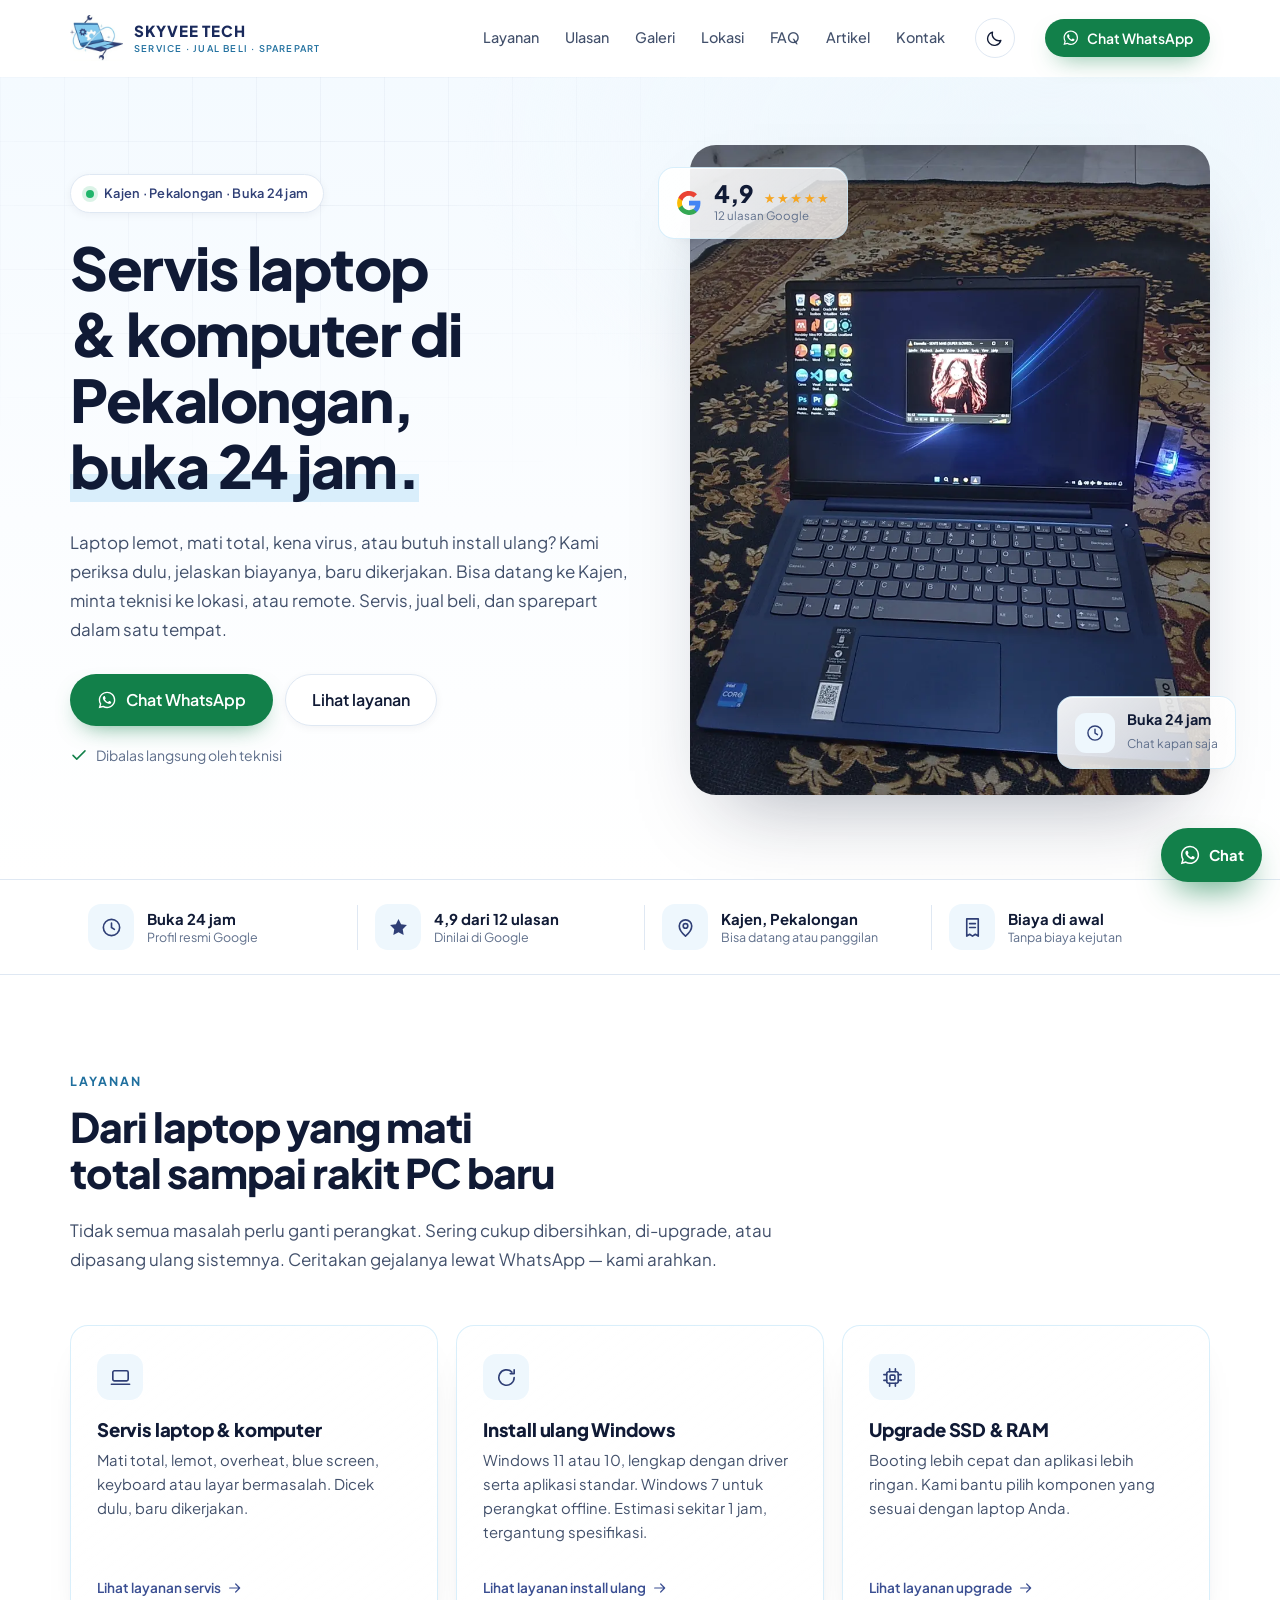
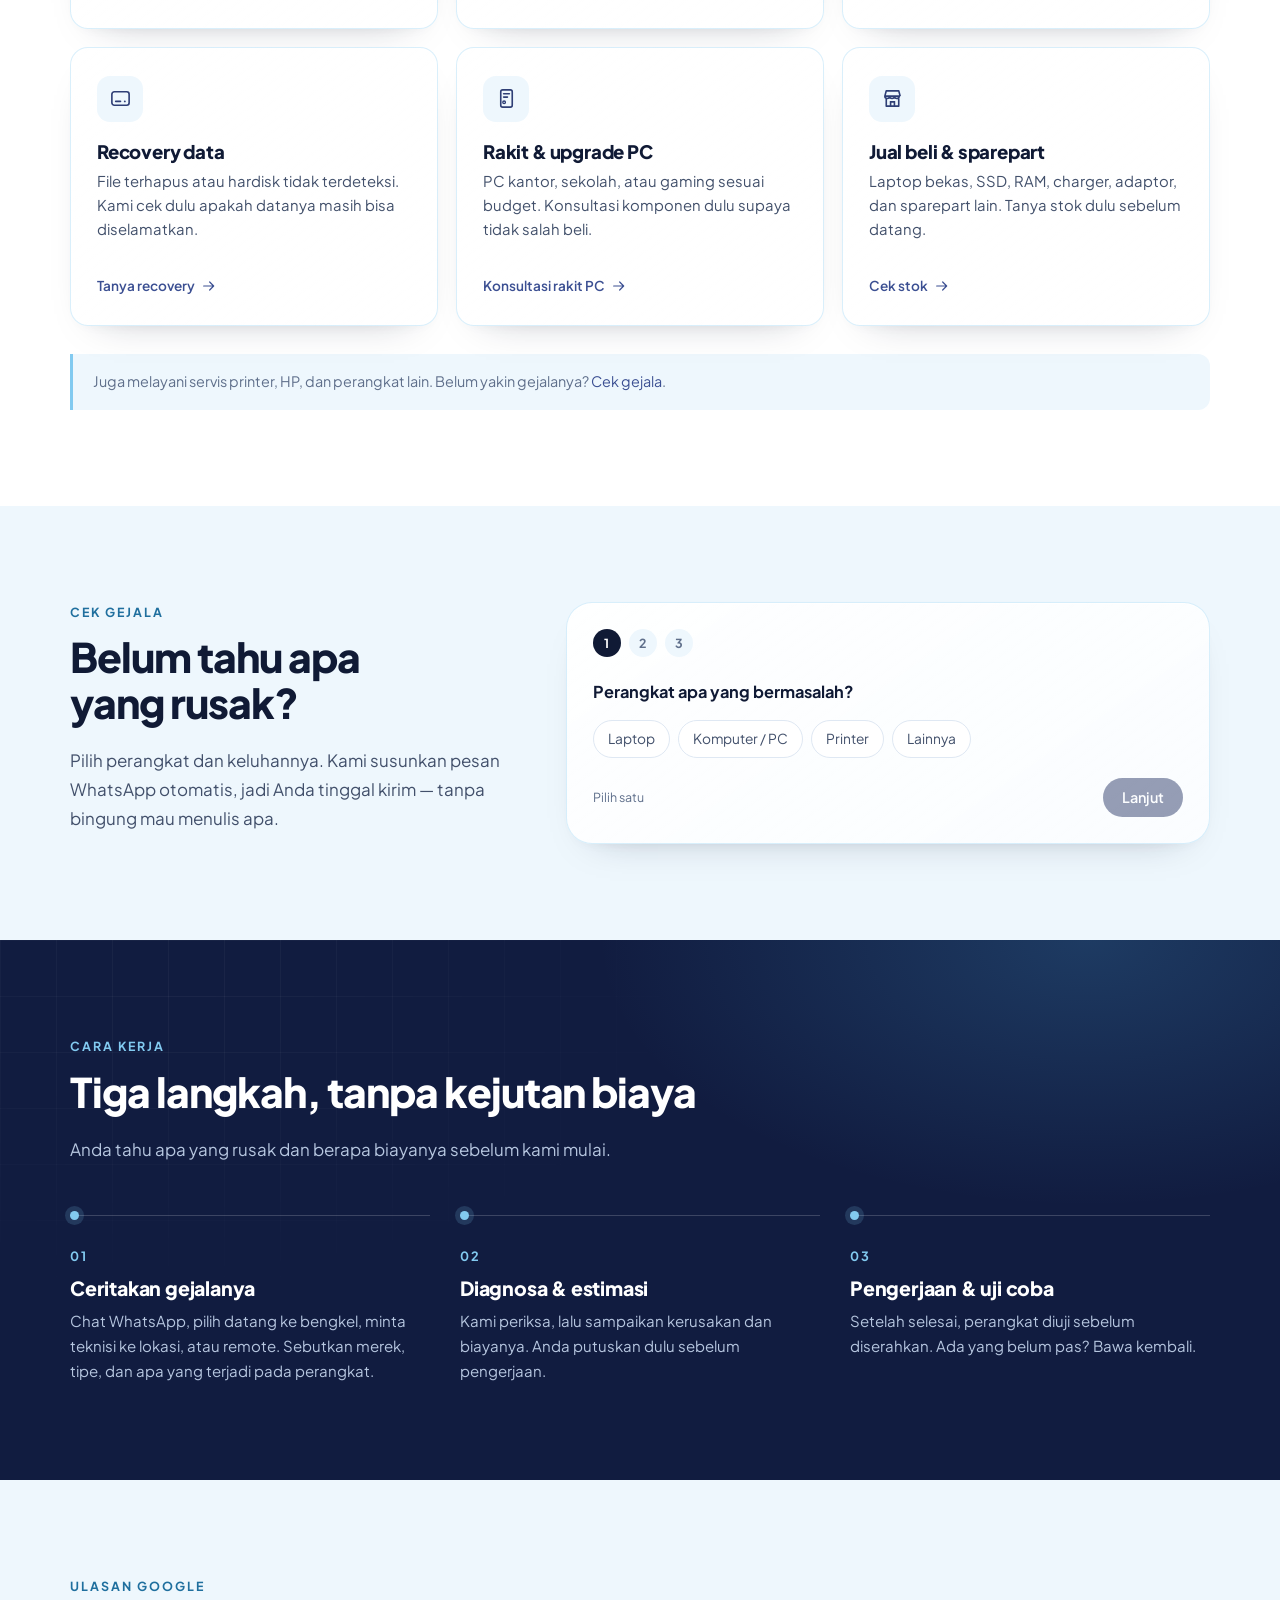
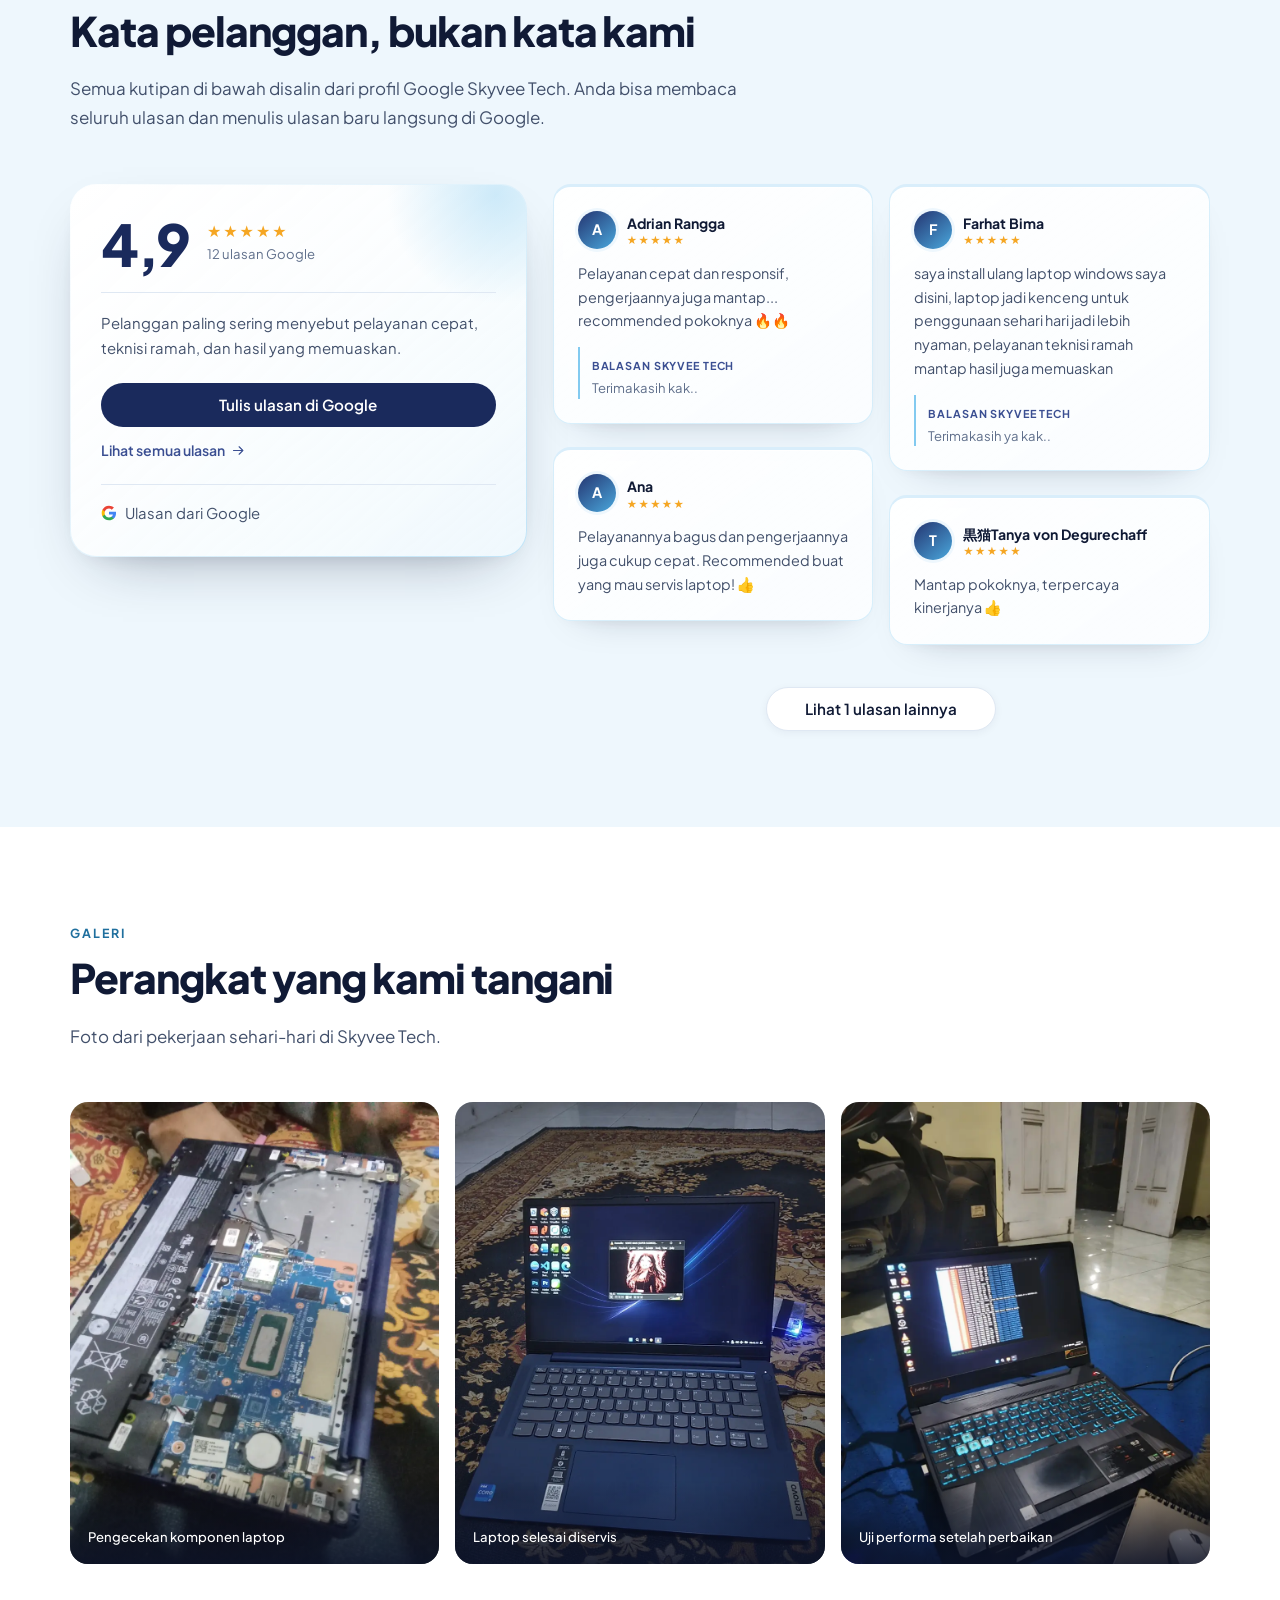
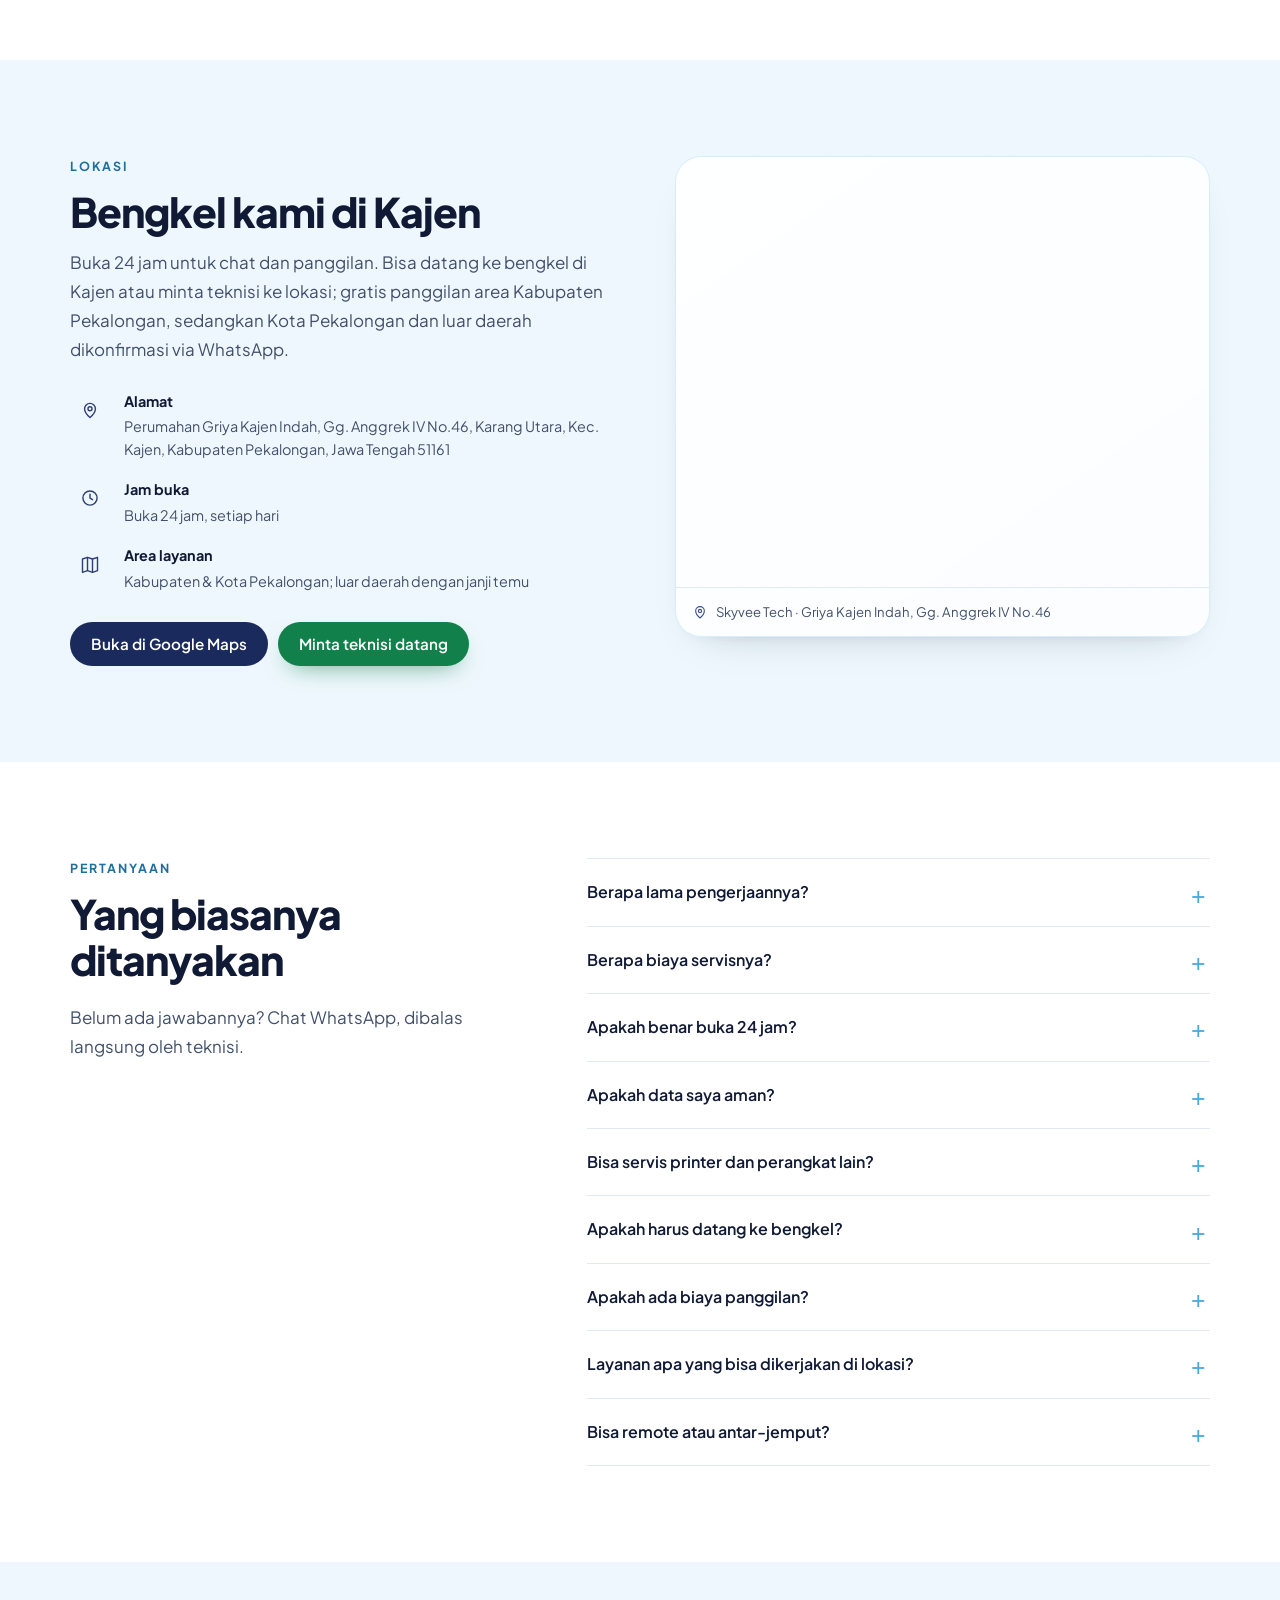
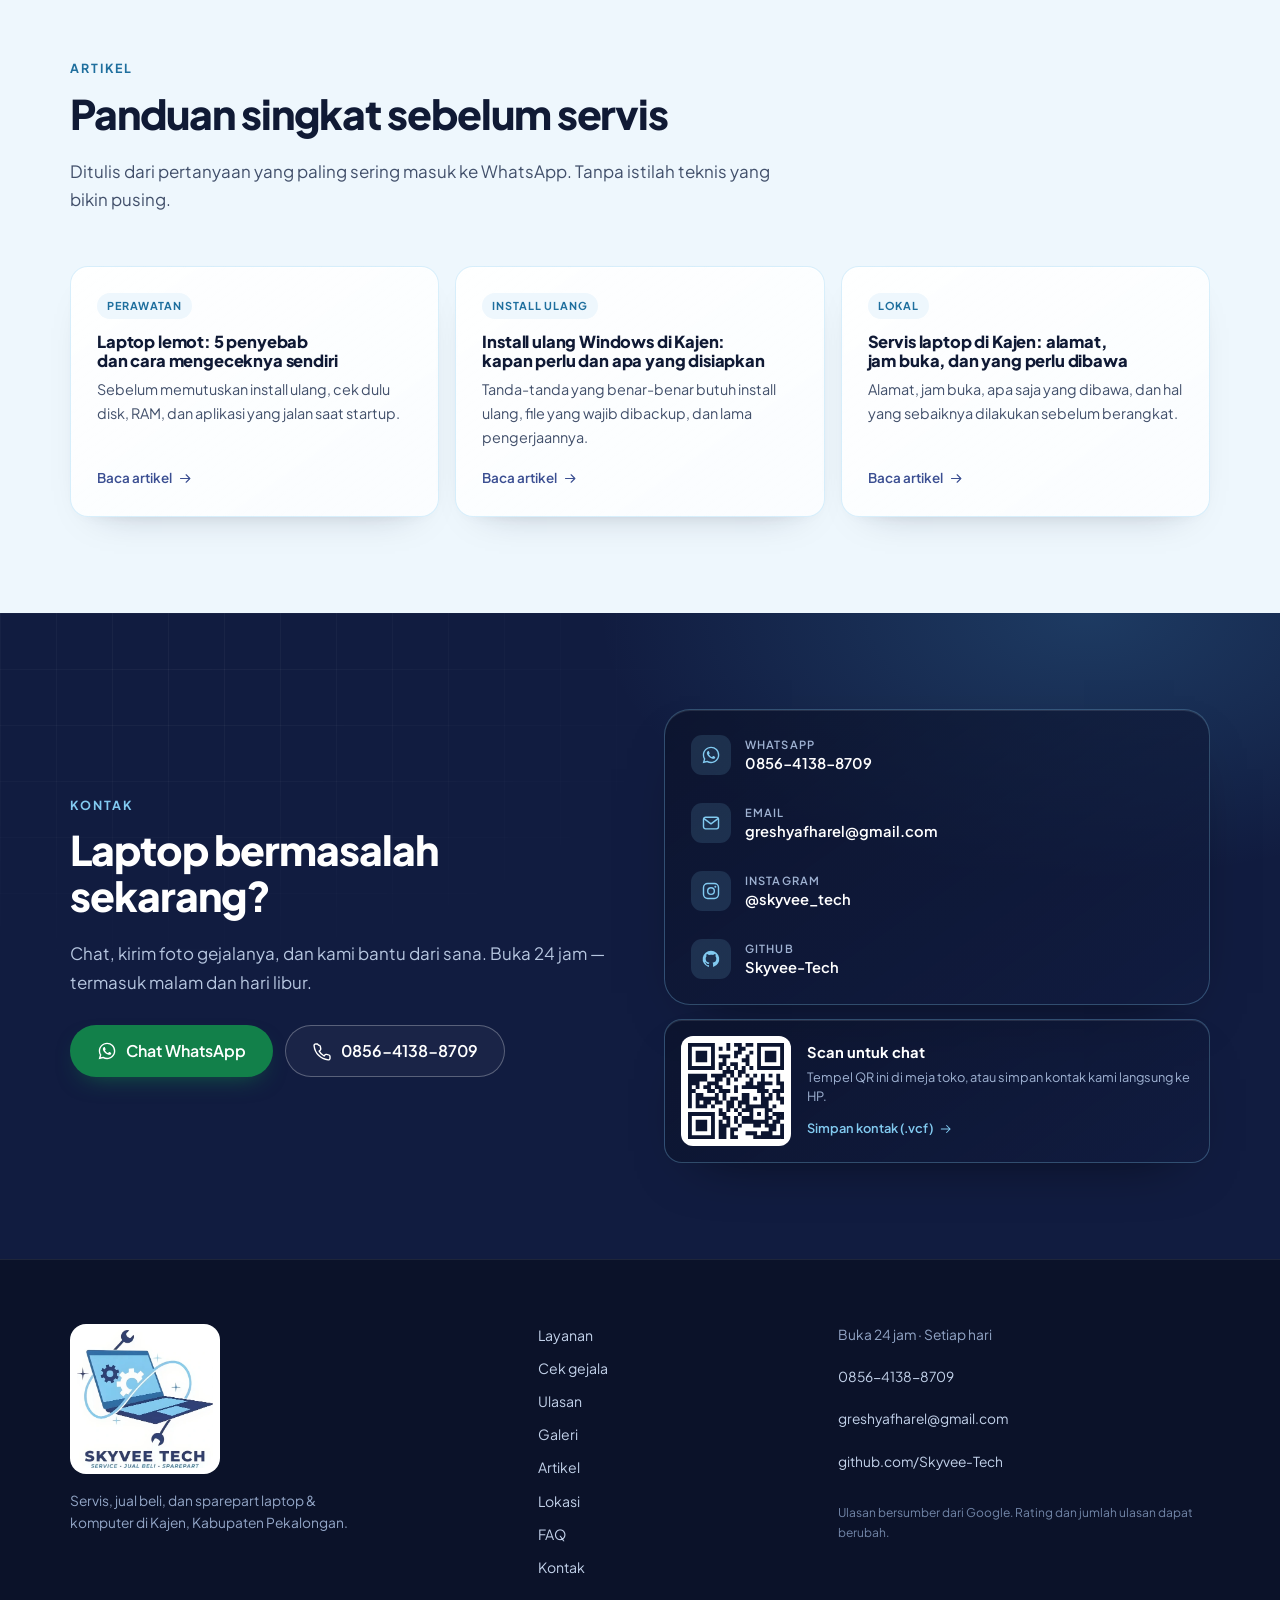
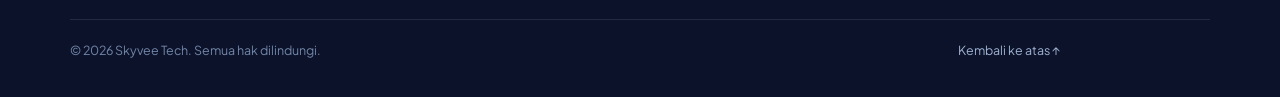
<file: index.html>
<!doctype html>
<html lang="id">
<head>
<meta charset="utf-8">
<meta name="viewport" content="width=device-width, initial-scale=1">
<title>Servis Laptop &amp; Komputer di Pekalongan — Buka 24 Jam</title>
<meta name="description" content="Servis laptop &amp; komputer di Pekalongan. Datang, panggilan, atau remote. Install ulang, upgrade, recovery, rakit PC, jual beli, sparepart. Buka 24 jam.">
<meta name="theme-color" content="#16204a">
<meta name="robots" content="index,follow">
<link rel="canonical" href="https://skyveetech.my.id/">

<!-- URL absolut domain utama; ganti semua jika pindah domain lagi. -->
<meta property="og:type" content="website">
<meta property="og:locale" content="id_ID">
<meta property="og:site_name" content="Skyvee Tech">
<meta property="og:url" content="https://skyveetech.my.id/">
<meta property="og:title" content="Servis Laptop &amp; Komputer di Pekalongan — Buka 24 Jam">
<meta property="og:description" content="Servis laptop &amp; komputer di Pekalongan. Datang, panggilan, atau remote. Install ulang, upgrade, recovery, rakit PC, jual beli, sparepart. Buka 24 jam.">
<meta property="og:image" content="https://skyveetech.my.id/assets/img/og.jpg?v=12">
<meta property="og:image:width" content="1200">
<meta property="og:image:height" content="630">
<meta name="twitter:card" content="summary_large_image">

<link rel="icon" href="assets/favicon.svg" type="image/svg+xml">
<link rel="apple-touch-icon" href="assets/apple-touch-icon.png">
<link rel="preload" href="assets/fonts/plus-jakarta-sans-latin.woff2" as="font" type="font/woff2" crossorigin>
<script>
(function () {
  var theme;
  try { theme = localStorage.getItem('theme'); } catch (e) {}
  if (theme !== 'dark' && theme !== 'light') {
    theme = window.matchMedia('(prefers-color-scheme: dark)').matches ? 'dark' : 'light';
  }
  document.documentElement.setAttribute('data-theme', theme);
})();
</script>
<link rel="stylesheet" href="assets/css/style.css">
<script>document.documentElement.classList.add('js');</script>
<script type="application/ld+json">
{
  "@context": "https://schema.org",
  "@type": ["LocalBusiness", "ComputerStore"],
  "name": "Skyvee Tech",
  "@id": "https://skyveetech.my.id/#business",
  "url": "https://skyveetech.my.id/",
  "description": "Servis laptop, komputer, dan printer di Kajen, Kabupaten Pekalongan. Bisa datang, panggilan, atau remote. Install ulang Windows, upgrade SSD/RAM, recovery data, rakit PC, jual beli, dan sparepart. Buka 24 jam.",
  "telephone": "+6285641388709",
  "email": "greshyafharel@gmail.com",
  "image": "https://skyveetech.my.id/assets/img/og.jpg?v=12",
  "priceRange": "Rp",
  "currenciesAccepted": "IDR",
  "address": {
    "@type": "PostalAddress",
    "streetAddress": "Perumahan Griya Kajen Indah, Gg. Anggrek IV No.46, Karang Utara",
    "addressLocality": "Kajen",
    "addressRegion": "Jawa Tengah",
    "postalCode": "51161",
    "addressCountry": "ID"
  },
  "geo": { "@type": "GeoCoordinates", "latitude": -7.0485918, "longitude": 109.5731399 },
  "areaServed": [
    { "@type": "AdministrativeArea", "name": "Kabupaten Pekalongan" },
    { "@type": "AdministrativeArea", "name": "Kota Pekalongan" }
  ],
  "openingHoursSpecification": {
    "@type": "OpeningHoursSpecification",
    "dayOfWeek": ["Monday", "Tuesday", "Wednesday", "Thursday", "Friday", "Saturday", "Sunday"],
    "opens": "00:00",
    "closes": "23:59"
  },
  "aggregateRating": { "@type": "AggregateRating", "ratingValue": "4.9", "reviewCount": "12", "bestRating": "5" },
  "hasOfferCatalog": {
    "@type": "OfferCatalog",
    "name": "Layanan Skyvee Tech",
    "itemListElement": [
      { "@type": "Offer", "itemOffered": { "@type": "Service", "name": "Servis laptop dan komputer" } },
      { "@type": "Offer", "itemOffered": { "@type": "Service", "name": "Install ulang Windows" } },
      { "@type": "Offer", "itemOffered": { "@type": "Service", "name": "Upgrade SSD dan RAM" } },
      { "@type": "Offer", "itemOffered": { "@type": "Service", "name": "Recovery data" } },
      { "@type": "Offer", "itemOffered": { "@type": "Service", "name": "Rakit dan upgrade PC" } },
      { "@type": "Offer", "itemOffered": { "@type": "Service", "name": "Jual beli laptop dan sparepart" } },
      { "@type": "Offer", "itemOffered": { "@type": "Service", "name": "Servis panggilan dan remote" } }
    ]
  },
  "sameAs": [
    "https://www.instagram.com/skyvee_tech",
    "https://github.com/Skyvee-Tech"
  ]
}
</script>
<script type="application/ld+json">
{
  "@context": "https://schema.org",
  "@type": "FAQPage",
  "mainEntity": [
    {
      "@type": "Question",
      "name": "Berapa lama pengerjaannya?",
      "acceptedAnswer": { "@type": "Answer", "text": "Tergantung kerusakan. Install ulang biasanya sekitar 1 jam, sedangkan kerusakan hardware perlu dicek dulu. Estimasinya kami sampaikan sebelum pengerjaan dimulai." }
    },
    {
      "@type": "Question",
      "name": "Berapa biaya servisnya?",
      "acceptedAnswer": { "@type": "Answer", "text": "Biaya disampaikan setelah diagnosa dan disepakati sebelum kami mulai. Tidak ada biaya yang muncul belakangan." }
    },
    {
      "@type": "Question",
      "name": "Apakah benar buka 24 jam?",
      "acceptedAnswer": { "@type": "Answer", "text": "Buka 24 jam untuk chat dan panggilan. Untuk memastikan teknisi dan sparepart siap saat Anda datang atau minta teknisi ke lokasi, chat WhatsApp terlebih dahulu." }
    },
    {
      "@type": "Question",
      "name": "Apakah data saya aman?",
      "acceptedAnswer": { "@type": "Answer", "text": "Kami tidak membuka file pribadi tanpa izin. Untuk install ulang, simpan dulu file penting atau tanyakan opsi backup sebelum pengerjaan." }
    },
    {
      "@type": "Question",
      "name": "Bisa servis printer dan perangkat lain?",
      "acceptedAnswer": { "@type": "Answer", "text": "Bisa. Profil kami mencantumkan servis komputer, printer, HP, dan perangkat lain. Chat dulu untuk memastikan sparepart yang dibutuhkan tersedia." }
    },
    {
      "@type": "Question",
      "name": "Apakah harus datang ke bengkel?",
      "acceptedAnswer": { "@type": "Answer", "text": "Tidak. Anda bisa datang ke bengkel di Kajen atau minta teknisi datang ke lokasi. Kerusakan berat seperti motherboard atau recovery data tetap dikerjakan di bengkel." }
    },
    {
      "@type": "Question",
      "name": "Apakah ada biaya panggilan?",
      "acceptedAnswer": { "@type": "Answer", "text": "Gratis untuk area Kabupaten Pekalongan. Untuk Kota Pekalongan dan luar daerah, konfirmasi biaya perjalanan lewat WhatsApp." }
    },
    {
      "@type": "Question",
      "name": "Layanan apa yang bisa dikerjakan di lokasi?",
      "acceptedAnswer": { "@type": "Answer", "text": "Install ulang Windows, upgrade SSD/RAM, cleaning, virus, printer/PC, dan servis HP. Kerusakan berat tetap dibawa ke bengkel." }
    },
    {
      "@type": "Question",
      "name": "Bisa remote atau antar-jemput?",
      "acceptedAnswer": { "@type": "Answer", "text": "Remote tersedia untuk konsultasi dan masalah software tertentu. Antar-jemput tersedia dengan tambahan biaya bensin; konfirmasi jarak lewat WhatsApp." }
    }
  ]
}
</script>
</head>
<body id="atas">
<a class="skip-link" href="#layanan">Langsung ke layanan</a>

<header class="site-header" id="site-header">
  <div class="wrap header-inner">
    <a class="brand" href="#atas" aria-label="Skyvee Tech — kembali ke atas">
      <img id="brand-mark" src="assets/img/logo-mark.webp" data-light="assets/img/logo-mark.webp" data-dark="assets/img/logo-mark-dark.webp" alt="" width="277" height="240">
      <script>
        if (document.documentElement.getAttribute('data-theme') === 'dark') {
          document.getElementById('brand-mark').src = 'assets/img/logo-mark-dark.webp';
        }
      </script>
      <span class="brand-text">
        <strong>Skyvee Tech</strong>
        <small>Service · Jual Beli · Sparepart</small>
      </span>
    </a>

    <nav class="site-nav" id="site-nav" aria-label="Navigasi utama">
      <a href="#layanan">Layanan</a>
      <a href="#ulasan">Ulasan</a>
      <a href="#galeri">Galeri</a>
      <a href="#lokasi">Lokasi</a>
      <a href="#faq">FAQ</a>
      <a href="#artikel">Artikel</a>
      <a href="#kontak">Kontak</a>
    </nav>

    <button class="theme-toggle" type="button" aria-label="Aktifkan mode gelap" title="Mode gelap">
      <svg class="icon" aria-hidden="true"><use href="#i-moon"></use></svg>
    </button>

    <button class="nav-toggle" type="button" aria-controls="site-nav" aria-expanded="false" aria-label="Buka menu">
      <svg class="icon" aria-hidden="true"><use href="#i-menu"></use></svg>
    </button>

    <a class="btn btn-wa btn-sm header-cta" href="https://wa.me/6285641388709?text=Halo%20Skyvee%20Tech%2C%20saya%20mau%20tanya%20soal%20servis." target="_blank" rel="noopener">
      <svg class="icon" aria-hidden="true"><use href="#i-wa"></use></svg>
      Chat WhatsApp
    </a>
  </div>
</header>

<main>
  <!-- HERO -->
  <section class="hero">
    <div class="wrap hero-grid">
      <div class="hero-copy animate__animated animate__lightSpeedInLeft">
        <p class="pill"><span class="dot" aria-hidden="true"></span> Kajen · Pekalongan · Buka 24 jam</p>
        <h1>Servis laptop &amp; komputer di Pekalongan, <span class="hl">buka 24 jam.</span></h1>
        <p class="lede">Laptop lemot, mati total, kena virus, atau butuh install ulang? Kami periksa dulu, jelaskan biayanya, baru dikerjakan. Bisa datang ke Kajen, minta teknisi ke lokasi, atau remote. Servis, jual beli, dan sparepart dalam satu tempat.</p>

        <div class="hero-actions">
          <a class="btn btn-wa btn-lg" href="https://wa.me/6285641388709?text=Halo%20Skyvee%20Tech%2C%20laptop%20saya%20bermasalah.%20Bisa%20saya%20konsultasikan%3F" target="_blank" rel="noopener">
            <svg class="icon" aria-hidden="true"><use href="#i-wa"></use></svg>
            Chat WhatsApp
          </a>
          <a class="btn btn-ghost btn-lg" href="#layanan">Lihat layanan</a>
        </div>
        <p class="hero-note">
          <svg class="icon" aria-hidden="true"><use href="#i-check"></use></svg>
          <span>Dibalas langsung oleh teknisi</span>
        </p>
      </div>

      <div class="hero-media">
        <img src="assets/img/foto-laptop.webp" alt="Laptop pelanggan yang selesai diservis di Skyvee Tech" width="900" height="1125" fetchpriority="high">
        <div class="float-card rating-card">
          <svg class="g-logo" viewBox="0 0 48 48" aria-hidden="true">
            <path fill="#4285F4" d="M45.12 24.5c0-1.56-.14-3.06-.4-4.5H24v8.51h11.84c-.51 2.75-2.06 5.08-4.39 6.64v5.52h7.11c4.16-3.83 6.56-9.47 6.56-16.17z"/>
            <path fill="#34A853" d="M24 46c5.94 0 10.92-1.97 14.56-5.33l-7.11-5.52c-1.97 1.32-4.49 2.1-7.45 2.1-5.73 0-10.58-3.87-12.31-9.07H4.34v5.7C7.96 41.07 15.4 46 24 46z"/>
            <path fill="#FBBC05" d="M11.69 28.18C11.25 26.86 11 25.45 11 24s.25-2.86.69-4.18v-5.7H4.34C2.85 17.09 2 20.45 2 24s.85 6.91 2.34 9.88l7.35-5.7z"/>
            <path fill="#EA4335" d="M24 10.75c3.23 0 6.13 1.11 8.41 3.29l6.31-6.31C34.91 4.18 29.93 2 24 2 15.4 2 7.96 6.93 4.34 14.12l7.35 5.7c1.73-5.2 6.58-9.07 12.31-9.07z"/>
          </svg>
          <div>
            <span class="rating-value">4,9</span>
            <span class="stars" aria-hidden="true">★★★★★</span>
            <span class="rating-label">12 ulasan Google</span>
          </div>
        </div>
        <div class="float-card hours-card">
          <span class="icon-tile icon-tile-sm"><svg class="icon" aria-hidden="true"><use href="#i-clock"></use></svg></span>
          <div>
            <strong>Buka 24 jam</strong>
            <span>Chat kapan saja</span>
          </div>
        </div>
      </div>
    </div>
  </section>

  <!-- TRUST STRIP -->
  <section class="trust" aria-label="Kenapa memilih Skyvee Tech">
    <div class="wrap trust-grid">
      <div class="trust-item">
        <span class="icon-tile"><svg class="icon" aria-hidden="true"><use href="#i-clock"></use></svg></span>
        <div><strong>Buka 24 jam</strong><span>Profil resmi Google</span></div>
      </div>
      <div class="trust-item">
        <span class="icon-tile"><svg class="icon" aria-hidden="true"><use href="#i-star"></use></svg></span>
        <div><strong>4,9 dari 12 ulasan</strong><span>Dinilai di Google</span></div>
      </div>
      <div class="trust-item">
        <span class="icon-tile"><svg class="icon" aria-hidden="true"><use href="#i-pin"></use></svg></span>
        <div><strong>Kajen, Pekalongan</strong><span>Bisa datang atau panggilan</span></div>
      </div>
      <div class="trust-item">
        <span class="icon-tile"><svg class="icon" aria-hidden="true"><use href="#i-receipt"></use></svg></span>
        <div><strong>Biaya di awal</strong><span>Tanpa biaya kejutan</span></div>
      </div>
    </div>
  </section>

  <!-- LAYANAN -->
  <section class="section" id="layanan">
    <div class="wrap">
      <div class="section-head" data-reveal>
        <p class="eyebrow">Layanan</p>
        <h2>Dari laptop yang mati total sampai rakit PC baru</h2>
        <p class="lede">Tidak semua masalah perlu ganti perangkat. Sering cukup dibersihkan, di-upgrade, atau dipasang ulang sistemnya. Ceritakan gejalanya lewat WhatsApp — kami arahkan.</p>
      </div>

      <div class="cards">
        <article class="card" data-reveal>
          <span class="icon-tile"><svg class="icon" aria-hidden="true"><use href="#i-laptop"></use></svg></span>
          <h3>Servis laptop &amp; komputer</h3>
          <p>Mati total, lemot, overheat, blue screen, keyboard atau layar bermasalah. Dicek dulu, baru dikerjakan.</p>
          <a class="card-link" href="servis-laptop-pekalongan.html">Lihat layanan servis <svg class="icon" aria-hidden="true"><use href="#i-arrow"></use></svg></a>
        </article>

        <article class="card" data-reveal>
          <span class="icon-tile"><svg class="icon" aria-hidden="true"><use href="#i-refresh"></use></svg></span>
          <h3>Install ulang Windows</h3>
          <p>Windows 11 atau 10, lengkap dengan driver serta aplikasi standar. Windows 7 untuk perangkat offline. Estimasi sekitar 1 jam, tergantung spesifikasi.</p>
          <a class="card-link" href="install-ulang-windows-kajen.html">Lihat layanan install ulang <svg class="icon" aria-hidden="true"><use href="#i-arrow"></use></svg></a>
        </article>

        <article class="card" data-reveal>
          <span class="icon-tile"><svg class="icon" aria-hidden="true"><use href="#i-chip"></use></svg></span>
          <h3>Upgrade SSD &amp; RAM</h3>
          <p>Booting lebih cepat dan aplikasi lebih ringan. Kami bantu pilih komponen yang sesuai dengan laptop Anda.</p>
          <a class="card-link" href="upgrade-ssd-ram-kajen.html">Lihat layanan upgrade <svg class="icon" aria-hidden="true"><use href="#i-arrow"></use></svg></a>
        </article>

        <article class="card" data-reveal>
          <span class="icon-tile"><svg class="icon" aria-hidden="true"><use href="#i-hdd"></use></svg></span>
          <h3>Recovery data</h3>
          <p>File terhapus atau hardisk tidak terdeteksi. Kami cek dulu apakah datanya masih bisa diselamatkan.</p>
          <a class="card-link" href="https://wa.me/6285641388709?text=Halo%20Skyvee%20Tech%2C%20saya%20butuh%20bantuan%20penyelamatan%20data.%20Kondisinya%3A%20" target="_blank" rel="noopener">Tanya recovery <svg class="icon" aria-hidden="true"><use href="#i-arrow"></use></svg></a>
        </article>

        <article class="card" data-reveal>
          <span class="icon-tile"><svg class="icon" aria-hidden="true"><use href="#i-tower"></use></svg></span>
          <h3>Rakit &amp; upgrade PC</h3>
          <p>PC kantor, sekolah, atau gaming sesuai budget. Konsultasi komponen dulu supaya tidak salah beli.</p>
          <a class="card-link" href="https://wa.me/6285641388709?text=Halo%20Skyvee%20Tech%2C%20saya%20mau%20konsultasi%20rakit%20PC.%20Budget%20saya%3A%20" target="_blank" rel="noopener">Konsultasi rakit PC <svg class="icon" aria-hidden="true"><use href="#i-arrow"></use></svg></a>
        </article>

        <article class="card" data-reveal>
          <span class="icon-tile"><svg class="icon" aria-hidden="true"><use href="#i-store"></use></svg></span>
          <h3>Jual beli &amp; sparepart</h3>
          <p>Laptop bekas, SSD, RAM, charger, adaptor, dan sparepart lain. Tanya stok dulu sebelum datang.</p>
          <a class="card-link" href="https://wa.me/6285641388709?text=Halo%20Skyvee%20Tech%2C%20saya%20mau%20tanya%20stok%20sparepart%2Flaptop%20bekas." target="_blank" rel="noopener">Cek stok <svg class="icon" aria-hidden="true"><use href="#i-arrow"></use></svg></a>
        </article>
      </div>

      <p class="section-note" data-reveal>Juga melayani servis printer, HP, dan perangkat lain. Belum yakin gejalanya? <a href="#cek">Cek gejala</a>.</p>
    </div>
  </section>

  <!-- CEK GEJALA -->
  <section class="section section-tint" id="cek">
    <div class="wrap check-grid">
      <div class="section-head" data-reveal>
        <p class="eyebrow">Cek gejala</p>
        <h2>Belum tahu apa yang rusak?</h2>
        <p class="lede">Pilih perangkat dan keluhannya. Kami susunkan pesan WhatsApp otomatis, jadi Anda tinggal kirim — tanpa bingung mau menulis apa.</p>
      </div>

      <div class="wizard" data-wizard data-reveal>
        <noscript><p class="wizard-noscript">Wizard ini butuh JavaScript. <a href="https://wa.me/6285641388709?text=Halo%20Skyvee%20Tech%2C%20saya%20mau%20tanya%20soal%20servis." target="_blank" rel="noopener">Chat WhatsApp langsung</a>.</p></noscript>
        <ol class="wizard-progress" aria-hidden="true">
          <li class="is-active" data-dot="1">1</li>
          <li data-dot="2">2</li>
          <li data-dot="3">3</li>
        </ol>

        <div class="wizard-step is-active" data-step="1">
          <p class="wizard-q" id="wz-device" tabindex="-1">Perangkat apa yang bermasalah?</p>
          <div class="chips" role="group" aria-labelledby="wz-device">
            <button type="button" class="chip" data-value="Laptop" aria-pressed="false">Laptop</button>
            <button type="button" class="chip" data-value="Komputer / PC" aria-pressed="false">Komputer / PC</button>
            <button type="button" class="chip" data-value="Printer" aria-pressed="false">Printer</button>
            <button type="button" class="chip" data-value="Perangkat lain" aria-pressed="false">Lainnya</button>
          </div>
          <div class="wizard-nav">
            <span class="wizard-hint">Pilih satu</span>
            <button class="btn btn-primary" type="button" data-next disabled>Lanjut</button>
          </div>
        </div>

        <div class="wizard-step" data-step="2">
          <p class="wizard-q" id="wz-issue" tabindex="-1">Apa yang terjadi?</p>
          <div class="chips" role="group" aria-labelledby="wz-issue">
            <button type="button" class="chip" data-value="Mati total" aria-pressed="false">Mati total</button>
            <button type="button" class="chip" data-value="Lemot / berat" aria-pressed="false">Lemot / berat</button>
            <button type="button" class="chip" data-value="Layar atau keyboard bermasalah" aria-pressed="false">Layar / keyboard</button>
            <button type="button" class="chip" data-value="Panas atau mati sendiri" aria-pressed="false">Panas / mati sendiri</button>
            <button type="button" class="chip" data-value="Virus atau iklan muncul" aria-pressed="false">Virus / iklan</button>
            <button type="button" class="chip" data-value="Mau install ulang" aria-pressed="false">Install ulang</button>
            <button type="button" class="chip" data-value="Mau upgrade SSD/RAM" aria-pressed="false">Upgrade SSD/RAM</button>
            <button type="button" class="chip" data-value="Data hilang" aria-pressed="false">Data hilang</button>
            <button type="button" class="chip" data-value="Lainnya" aria-pressed="false">Lainnya</button>
          </div>
          <div class="wizard-nav">
            <button class="btn btn-ghost" type="button" data-back>Kembali</button>
            <button class="btn btn-primary" type="button" data-next disabled>Lanjut</button>
          </div>
        </div>

        <div class="wizard-step" data-step="3">
          <p class="wizard-q" id="wz-mode" tabindex="-1">Mau dilayani bagaimana? <span>(opsional)</span></p>
          <div class="chips" role="group" aria-labelledby="wz-mode">
            <button type="button" class="chip" data-value="Datang ke bengkel" aria-pressed="false">Datang ke bengkel</button>
            <button type="button" class="chip" data-value="Panggilan ke lokasi" aria-pressed="false">Panggilan ke lokasi</button>
            <button type="button" class="chip" data-value="Remote" aria-pressed="false">Remote</button>
          </div>
          <p class="wizard-q" tabindex="-1">Tambahkan catatan <span>(opsional)</span></p>
          <label class="sr-only" for="wz-note">Catatan</label>
          <textarea id="wz-note" class="wizard-note" rows="3" placeholder="Contoh: ASUS X441, sudah coba charger lain tetap mati." data-note></textarea>
          <p class="wizard-summary" data-summary aria-live="polite"></p>
          <div class="wizard-nav">
            <button class="btn btn-ghost" type="button" data-back>Kembali</button>
            <a class="btn btn-wa" data-send href="https://wa.me/6285641388709" target="_blank" rel="noopener">
              <svg class="icon" aria-hidden="true"><use href="#i-wa"></use></svg>
              Kirim ke WhatsApp
            </a>
          </div>
        </div>
      </div>
    </div>
  </section>

  <!-- PROSES -->
  <section class="section section-dark">
    <div class="wrap">
      <div class="section-head" data-reveal>
        <p class="eyebrow eyebrow-light">Cara kerja</p>
        <h2>Tiga langkah, tanpa kejutan biaya</h2>
        <p class="lede">Anda tahu apa yang rusak dan berapa biayanya sebelum kami mulai.</p>
      </div>

      <ol class="steps">
        <li data-reveal>
          <span class="step-num">01</span>
          <h3>Ceritakan gejalanya</h3>
          <p>Chat WhatsApp, pilih datang ke bengkel, minta teknisi ke lokasi, atau remote. Sebutkan merek, tipe, dan apa yang terjadi pada perangkat.</p>
        </li>
        <li data-reveal>
          <span class="step-num">02</span>
          <h3>Diagnosa &amp; estimasi</h3>
          <p>Kami periksa, lalu sampaikan kerusakan dan biayanya. Anda putuskan dulu sebelum pengerjaan.</p>
        </li>
        <li data-reveal>
          <span class="step-num">03</span>
          <h3>Pengerjaan &amp; uji coba</h3>
          <p>Setelah selesai, perangkat diuji sebelum diserahkan. Ada yang belum pas? Bawa kembali.</p>
        </li>
      </ol>
    </div>
  </section>

  <!-- ULASAN -->
  <section class="section section-tint" id="ulasan">
    <div class="wrap">
      <div class="section-head" data-reveal>
        <p class="eyebrow">Ulasan Google</p>
        <h2>Kata pelanggan, bukan kata kami</h2>
        <p class="lede">Semua kutipan di bawah disalin dari profil Google Skyvee Tech. Anda bisa membaca seluruh ulasan dan menulis ulasan baru langsung di Google.</p>
      </div>

      <div class="reviews-grid">
        <aside class="review-summary" data-reveal>
          <div class="review-score">
            <span class="score">4,9</span>
            <div>
              <span class="stars" aria-hidden="true">★★★★★</span>
              <span class="score-label">12 ulasan Google</span>
            </div>
          </div>
          <p>Pelanggan paling sering menyebut pelayanan cepat, teknisi ramah, dan hasil yang memuaskan.</p>
          <div class="review-actions">
            <a class="btn btn-primary" href="https://search.google.com/local/writereview?placeid=ChIJJSBLtusfcC4RGG9JkR40iiA" target="_blank" rel="noopener">Tulis ulasan di Google</a>
            <a class="text-link" href="https://search.google.com/local/reviews?placeid=ChIJJSBLtusfcC4RGG9JkR40iiA" target="_blank" rel="noopener">Lihat semua ulasan <svg class="icon" aria-hidden="true"><use href="#i-arrow"></use></svg></a>
          </div>
          <p class="attribution">
            <svg class="g-logo g-logo-sm" viewBox="0 0 48 48" aria-hidden="true">
              <path fill="#4285F4" d="M45.12 24.5c0-1.56-.14-3.06-.4-4.5H24v8.51h11.84c-.51 2.75-2.06 5.08-4.39 6.64v5.52h7.11c4.16-3.83 6.56-9.47 6.56-16.17z"/>
              <path fill="#34A853" d="M24 46c5.94 0 10.92-1.97 14.56-5.33l-7.11-5.52c-1.97 1.32-4.49 2.1-7.45 2.1-5.73 0-10.58-3.87-12.31-9.07H4.34v5.7C7.96 41.07 15.4 46 24 46z"/>
              <path fill="#FBBC05" d="M11.69 28.18C11.25 26.86 11 25.45 11 24s.25-2.86.69-4.18v-5.7H4.34C2.85 17.09 2 20.45 2 24s.85 6.91 2.34 9.88l7.35-5.7z"/>
              <path fill="#EA4335" d="M24 10.75c3.23 0 6.13 1.11 8.41 3.29l6.31-6.31C34.91 4.18 29.93 2 24 2 15.4 2 7.96 6.93 4.34 14.12l7.35 5.7c1.73-5.2 6.58-9.07 12.31-9.07z"/>
            </svg>
            Ulasan dari Google
          </p>
        </aside>

        <div class="review-cards-wrap">
          <div class="review-cards" id="review-cards">
          <figure class="review-card" data-reveal>
            <figcaption>
              <span class="avatar" aria-hidden="true">A</span>
              <span class="reviewer"><strong>Adrian Rangga</strong><span class="stars" aria-hidden="true">★★★★★</span></span>
            </figcaption>
            <blockquote>Pelayanan cepat dan responsif, pengerjaannya juga mantap... recommended pokoknya 🔥🔥</blockquote>
            <div class="reply"><span>Balasan Skyvee Tech</span>Terimakasih kak..</div>
          </figure>

          <figure class="review-card" data-reveal>
            <figcaption>
              <span class="avatar" aria-hidden="true">A</span>
              <span class="reviewer"><strong>Ana</strong><span class="stars" aria-hidden="true">★★★★★</span></span>
            </figcaption>
            <blockquote>Pelayanannya bagus dan pengerjaannya juga cukup cepat. Recommended buat yang mau servis laptop! 👍</blockquote>
          </figure>

          <figure class="review-card" data-reveal>
            <figcaption>
              <span class="avatar" aria-hidden="true">F</span>
              <span class="reviewer"><strong>Farhat Bima</strong><span class="stars" aria-hidden="true">★★★★★</span></span>
            </figcaption>
            <blockquote>saya install ulang laptop windows saya disini, laptop jadi kenceng untuk penggunaan sehari hari jadi lebih nyaman, pelayanan teknisi ramah mantap hasil juga memuaskan</blockquote>
            <div class="reply"><span>Balasan Skyvee Tech</span>Terimakasih ya kak..</div>
          </figure>

          <figure class="review-card" data-reveal>
            <figcaption>
              <span class="avatar" aria-hidden="true">T</span>
              <span class="reviewer"><strong>黒猫Tanya von Degurechaff</strong><span class="stars" aria-hidden="true">★★★★★</span></span>
            </figcaption>
            <blockquote>Mantap pokoknya, terpercaya kinerjanya 👍</blockquote>
          </figure>

          <figure class="review-card" data-review-extra>
            <figcaption>
              <span class="avatar" aria-hidden="true">M</span>
              <span class="reviewer"><strong>Muhammad Wafa</strong><span class="stars" aria-hidden="true">★★★★★</span></span>
            </figcaption>
            <blockquote>Jujur, telaten hasil sesuai, pengerjaan cepat. wes pokok e rekomended++ gacor lah 🔥🔥🔥 ...</blockquote>
          </figure>
          </div>
          <div class="review-more-wrap">
            <button class="btn btn-ghost review-more" type="button" data-review-more aria-expanded="false" aria-controls="review-cards" hidden>
              Tampilkan ulasan lainnya
            </button>
          </div>
        </div>
      </div>
    </div>
  </section>

  <!-- GALERI -->
  <section class="section" id="galeri">
    <div class="wrap">
      <div class="section-head" data-reveal>
        <p class="eyebrow">Galeri</p>
        <h2>Perangkat yang kami tangani</h2>
        <p class="lede">Foto dari pekerjaan sehari-hari di Skyvee Tech.</p>
      </div>

      <div class="gallery">
        <figure class="shot shot-tall" data-reveal>
          <img src="assets/img/foto-servis.webp" alt="Komponen dan motherboard laptop yang sedang diperiksa" width="900" height="1125" loading="lazy">
          <figcaption>Pengecekan komponen laptop</figcaption>
        </figure>
        <figure class="shot" data-reveal>
          <img src="assets/img/foto-laptop.webp" alt="Laptop selesai diservis dan siap digunakan" width="900" height="1125" loading="lazy">
          <figcaption>Laptop selesai diservis</figcaption>
        </figure>
        <figure class="shot" data-reveal>
          <img src="assets/img/foto-uji.webp" alt="Uji performa laptop gaming setelah perbaikan" width="900" height="1125" loading="lazy">
          <figcaption>Uji performa setelah perbaikan</figcaption>
        </figure>
      </div>
    </div>
  </section>

  <!-- LOKASI -->
  <section class="section section-tint" id="lokasi">
    <div class="wrap location-grid">
      <div class="location-copy" data-reveal>
        <p class="eyebrow">Lokasi</p>
        <h2>Bengkel kami di Kajen</h2>
        <p class="lede">Buka 24 jam untuk chat dan panggilan. Bisa datang ke bengkel di Kajen atau minta teknisi ke lokasi; gratis panggilan area Kabupaten Pekalongan, sedangkan Kota Pekalongan dan luar daerah dikonfirmasi via WhatsApp.</p>

        <ul class="info-list">
          <li>
            <span class="icon-tile icon-tile-sm"><svg class="icon" aria-hidden="true"><use href="#i-pin"></use></svg></span>
            <div>
              <strong>Alamat</strong>
              <p>Perumahan Griya Kajen Indah, Gg. Anggrek IV No.46, Karang Utara, Kec. Kajen, Kabupaten Pekalongan, Jawa Tengah 51161</p>
            </div>
          </li>
          <li>
            <span class="icon-tile icon-tile-sm"><svg class="icon" aria-hidden="true"><use href="#i-clock"></use></svg></span>
            <div>
              <strong>Jam buka</strong>
              <p>Buka 24 jam, setiap hari</p>
            </div>
          </li>
          <li>
            <span class="icon-tile icon-tile-sm"><svg class="icon" aria-hidden="true"><use href="#i-area"></use></svg></span>
            <div>
              <strong>Area layanan</strong>
              <p>Kabupaten &amp; Kota Pekalongan; luar daerah dengan janji temu</p>
            </div>
          </li>
        </ul>

        <div class="location-actions">
          <a class="btn btn-primary" href="https://www.google.com/maps/search/?api=1&amp;query=Skyvee+Tech+Kajen+Pekalongan&amp;query_place_id=ChIJJSBLtusfcC4RGG9JkR40iiA" target="_blank" rel="noopener">Buka di Google Maps</a>
          <a class="btn btn-wa" href="https://wa.me/6285641388709?text=Halo%20Skyvee%20Tech%2C%20saya%20mau%20panggil%20teknisi%20ke%20lokasi.%20Area%2Falamat%3A%20" target="_blank" rel="noopener">Minta teknisi datang</a>
        </div>
      </div>

      <div class="map-card" data-reveal>
        <iframe
          src="https://www.google.com/maps?q=Skyvee+Tech+Kajen+Pekalongan&amp;z=17&amp;output=embed"
          title="Peta lokasi Skyvee Tech di Kajen, Pekalongan"
          width="600" height="430"
          loading="lazy" referrerpolicy="no-referrer-when-downgrade" allowfullscreen></iframe>
        <div class="map-note">
          <svg class="icon" aria-hidden="true"><use href="#i-pin"></use></svg>
          Skyvee Tech · Griya Kajen Indah, Gg. Anggrek IV No.46
        </div>
      </div>
    </div>
  </section>

  <!-- FAQ -->
  <section class="section" id="faq">
    <div class="wrap faq-grid">
      <div class="section-head" data-reveal>
        <p class="eyebrow">Pertanyaan</p>
        <h2>Yang biasanya ditanyakan</h2>
        <p class="lede">Belum ada jawabannya? Chat WhatsApp, dibalas langsung oleh teknisi.</p>
      </div>

      <div class="faq-list" data-reveal>
        <details>
          <summary>Berapa lama pengerjaannya?</summary>
          <p>Tergantung kerusakan. Install ulang biasanya sekitar 1 jam, sedangkan kerusakan hardware perlu dicek dulu. Estimasinya kami sampaikan sebelum pengerjaan dimulai.</p>
        </details>
        <details>
          <summary>Berapa biaya servisnya?</summary>
          <p>Biaya disampaikan setelah diagnosa dan disepakati sebelum kami mulai. Tidak ada biaya yang muncul belakangan.</p>
        </details>
        <details>
          <summary>Apakah benar buka 24 jam?</summary>
          <p>Buka 24 jam untuk chat dan panggilan. Untuk memastikan teknisi dan sparepart siap saat Anda datang atau minta teknisi ke lokasi, chat WhatsApp terlebih dahulu.</p>
        </details>
        <details>
          <summary>Apakah data saya aman?</summary>
          <p>Kami tidak membuka file pribadi tanpa izin. Untuk install ulang, simpan dulu file penting atau tanyakan opsi backup sebelum pengerjaan.</p>
        </details>
        <details>
          <summary>Bisa servis printer dan perangkat lain?</summary>
          <p>Bisa. Profil kami mencantumkan servis komputer, printer, HP, dan perangkat lain. Chat dulu untuk memastikan sparepart yang dibutuhkan tersedia.</p>
        </details>
        <details>
          <summary>Apakah harus datang ke bengkel?</summary>
          <p>Tidak. Anda bisa datang ke bengkel di Kajen atau minta teknisi datang ke lokasi. Kerusakan berat seperti motherboard atau recovery data tetap dikerjakan di bengkel.</p>
        </details>
        <details>
          <summary>Apakah ada biaya panggilan?</summary>
          <p>Gratis untuk area Kabupaten Pekalongan. Untuk Kota Pekalongan dan luar daerah, konfirmasi biaya perjalanan lewat WhatsApp.</p>
        </details>
        <details>
          <summary>Layanan apa yang bisa dikerjakan di lokasi?</summary>
          <p>Install ulang Windows, upgrade SSD/RAM, cleaning, virus, printer/PC, dan servis HP. Kerusakan berat tetap dibawa ke bengkel.</p>
        </details>
        <details>
          <summary>Bisa remote atau antar-jemput?</summary>
          <p>Remote tersedia untuk konsultasi dan masalah software tertentu. Antar-jemput tersedia dengan tambahan biaya bensin; konfirmasi jarak lewat WhatsApp.</p>
        </details>
      </div>
    </div>
  </section>

  <!-- ARTIKEL -->
  <section class="section section-tint" id="artikel">
    <div class="wrap">
      <div class="section-head" data-reveal>
        <p class="eyebrow">Artikel</p>
        <h2>Panduan singkat sebelum servis</h2>
        <p class="lede">Ditulis dari pertanyaan yang paling sering masuk ke WhatsApp. Tanpa istilah teknis yang bikin pusing.</p>
      </div>

      <div class="article-grid">
        <a class="article-card" href="artikel/laptop-lemot.html" data-reveal>
          <span class="article-tag">Perawatan</span>
          <h3>Laptop lemot: 5 penyebab dan cara mengeceknya sendiri</h3>
          <p>Sebelum memutuskan install ulang, cek dulu disk, RAM, dan aplikasi yang jalan saat startup.</p>
          <span class="article-more">Baca artikel <svg class="icon" aria-hidden="true"><use href="#i-arrow"></use></svg></span>
        </a>

        <a class="article-card" href="artikel/install-ulang-windows.html" data-reveal>
          <span class="article-tag">Install ulang</span>
          <h3>Install ulang Windows di Kajen: kapan perlu dan apa yang disiapkan</h3>
          <p>Tanda-tanda yang benar-benar butuh install ulang, file yang wajib dibackup, dan lama pengerjaannya.</p>
          <span class="article-more">Baca artikel <svg class="icon" aria-hidden="true"><use href="#i-arrow"></use></svg></span>
        </a>

        <a class="article-card" href="artikel/servis-laptop-kajen.html" data-reveal>
          <span class="article-tag">Lokal</span>
          <h3>Servis laptop di Kajen: alamat, jam buka, dan yang perlu dibawa</h3>
          <p>Alamat, jam buka, apa saja yang dibawa, dan hal yang sebaiknya dilakukan sebelum berangkat.</p>
          <span class="article-more">Baca artikel <svg class="icon" aria-hidden="true"><use href="#i-arrow"></use></svg></span>
        </a>
      </div>
    </div>
  </section>

  <!-- KONTAK -->
  <section class="section section-dark" id="kontak">
    <div class="wrap contact-grid">
      <div data-reveal>
        <p class="eyebrow eyebrow-light">Kontak</p>
        <h2>Laptop bermasalah sekarang?</h2>
        <p class="lede">Chat, kirim foto gejalanya, dan kami bantu dari sana. Buka 24 jam — termasuk malam dan hari libur.</p>
        <div class="contact-actions">
          <a class="btn btn-wa btn-lg" href="https://wa.me/6285641388709?text=Halo%20Skyvee%20Tech%2C%20saya%20mau%20tanya%20soal%20servis." target="_blank" rel="noopener">
            <svg class="icon" aria-hidden="true"><use href="#i-wa"></use></svg>
            Chat WhatsApp
          </a>
          <a class="btn btn-outline-light btn-lg" href="tel:+6285641388709">
            <svg class="icon" aria-hidden="true"><use href="#i-phone"></use></svg>
            0856-4138-8709
          </a>
        </div>
      </div>

      <div class="contact-side" data-reveal>
        <div class="contact-card">
        <a href="https://wa.me/6285641388709" target="_blank" rel="noopener">
          <span class="icon-tile icon-tile-sm"><svg class="icon" aria-hidden="true"><use href="#i-wa"></use></svg></span>
          <span><small>WhatsApp</small><strong>0856-4138-8709</strong></span>
        </a>
        <a href="mailto:greshyafharel@gmail.com">
          <span class="icon-tile icon-tile-sm"><svg class="icon" aria-hidden="true"><use href="#i-mail"></use></svg></span>
          <span><small>Email</small><strong>greshyafharel@gmail.com</strong></span>
        </a>
        <a href="https://www.instagram.com/skyvee_tech" target="_blank" rel="noopener">
          <span class="icon-tile icon-tile-sm"><svg class="icon" aria-hidden="true"><use href="#i-ig"></use></svg></span>
          <span><small>Instagram</small><strong>@skyvee_tech</strong></span>
        </a>
        <a href="https://github.com/Skyvee-Tech" target="_blank" rel="noopener">
          <span class="icon-tile icon-tile-sm"><svg class="icon" aria-hidden="true"><use href="#i-github"></use></svg></span>
          <span><small>GitHub</small><strong>Skyvee-Tech</strong></span>
        </a>
        </div>

        <div class="contact-extra">
          <div class="qr-tile">
            <img src="assets/img/qr-whatsapp.svg" alt="QR code untuk membuka chat WhatsApp Skyvee Tech" width="104" height="104" loading="lazy">
          </div>
          <div>
            <strong>Scan untuk chat</strong>
            <p>Tempel QR ini di meja toko, atau simpan kontak kami langsung ke HP.</p>
            <a class="contact-vcf" href="assets/skyvee-tech.vcf" download>Simpan kontak (.vcf) <svg class="icon" aria-hidden="true"><use href="#i-arrow"></use></svg></a>
          </div>
        </div>
      </div>
    </div>
  </section>
</main>

<footer class="site-footer">
  <div class="wrap footer-grid">
    <div class="footer-brand">
      <img src="assets/img/logo.webp" alt="Logo Skyvee Tech" width="450" height="455" loading="lazy">
      <p>Servis, jual beli, dan sparepart laptop &amp; komputer di Kajen, Kabupaten Pekalongan.</p>
    </div>
    <nav class="footer-nav" aria-label="Navigasi footer">
      <a href="#layanan">Layanan</a>
      <a href="#cek">Cek gejala</a>
      <a href="#ulasan">Ulasan</a>
      <a href="#galeri">Galeri</a>
      <a href="#artikel">Artikel</a>
      <a href="#lokasi">Lokasi</a>
      <a href="#faq">FAQ</a>
      <a href="#kontak">Kontak</a>
    </nav>
    <div class="footer-meta">
      <p>Buka 24 jam · Setiap hari</p>
      <p><a href="tel:+6285641388709">0856-4138-8709</a></p>
      <p><a href="mailto:greshyafharel@gmail.com">greshyafharel@gmail.com</a></p>
      <p><a href="https://github.com/Skyvee-Tech" target="_blank" rel="noopener">github.com/Skyvee-Tech</a></p>
      <p class="fine">Ulasan bersumber dari Google. Rating dan jumlah ulasan dapat berubah.</p>
    </div>
  </div>
  <div class="wrap footer-bottom">
    <p>© <span id="year">2026</span> Skyvee Tech. Semua hak dilindungi.</p>
    <a href="#atas">Kembali ke atas ↑</a>
  </div>
</footer>

<a class="wa-float" href="https://wa.me/6285641388709?text=Halo%20Skyvee%20Tech%2C%20saya%20mau%20tanya%20soal%20servis." target="_blank" rel="noopener" aria-label="Chat WhatsApp Skyvee Tech">
  <svg class="icon" aria-hidden="true"><use href="#i-wa"></use></svg>
  <span>Chat</span>
</a>

<svg xmlns="http://www.w3.org/2000/svg" class="sprite" aria-hidden="true" focusable="false">
  <symbol id="i-wa" viewBox="0 0 24 24"><path fill="currentColor" d="M12.04 2C6.58 2 2.13 6.45 2.13 11.91c0 1.75.46 3.45 1.32 4.95L2 22l5.25-1.38a9.9 9.9 0 0 0 4.79 1.22h.01c5.46 0 9.9-4.45 9.9-9.91 0-2.65-1.03-5.14-2.9-7.01A9.82 9.82 0 0 0 12.04 2Zm0 18.15h-.01a8.2 8.2 0 0 1-4.19-1.15l-.3-.18-3.12.82.83-3.04-.2-.31a8.2 8.2 0 0 1-1.26-4.38c0-4.54 3.7-8.24 8.25-8.24 2.2 0 4.27.86 5.83 2.42a8.18 8.18 0 0 1 2.41 5.83c0 4.54-3.7 8.23-8.24 8.23Zm4.52-6.16c-.25-.12-1.47-.72-1.69-.81-.23-.08-.39-.12-.56.13-.17.24-.64.8-.78.97-.15.17-.29.19-.54.06-.25-.12-1.05-.39-1.99-1.23-.74-.66-1.23-1.47-1.38-1.72-.14-.25-.01-.38.11-.51.11-.11.25-.29.37-.43.12-.14.17-.25.25-.41.08-.17.04-.31-.02-.43-.06-.12-.56-1.34-.76-1.84-.2-.48-.41-.42-.56-.43h-.48c-.17 0-.43.06-.66.31-.22.25-.86.85-.86 2.07 0 1.22.89 2.4 1.01 2.56.12.17 1.75 2.67 4.23 3.74.59.26 1.05.41 1.41.52.59.19 1.13.16 1.56.1.48-.07 1.47-.6 1.68-1.18.21-.58.21-1.07.15-1.18-.06-.1-.23-.16-.48-.29Z"/></symbol>
  <symbol id="i-phone" viewBox="0 0 24 24"><path fill="none" stroke="currentColor" stroke-width="1.7" stroke-linecap="round" stroke-linejoin="round" d="M6.5 3.5h-2a2 2 0 0 0-2 2.2c.5 4.6 2.5 8.6 5.4 11.5s6.9 4.9 11.5 5.4a2 2 0 0 0 2.2-2v-2a2 2 0 0 0-1.7-2l-2.6-.5a2 2 0 0 0-2 .8l-.8 1.1a14.4 14.4 0 0 1-5.9-5.9l1.1-.8a2 2 0 0 0 .8-2l-.5-2.6a2 2 0 0 0-2-1.7Z"/></symbol>
  <symbol id="i-mail" viewBox="0 0 24 24"><rect x="3" y="5" width="18" height="14" rx="2.5" fill="none" stroke="currentColor" stroke-width="1.7"/><path fill="none" stroke="currentColor" stroke-width="1.7" stroke-linecap="round" stroke-linejoin="round" d="m4 7 8 6 8-6"/></symbol>
  <symbol id="i-ig" viewBox="0 0 24 24"><rect x="3" y="3" width="18" height="18" rx="5" fill="none" stroke="currentColor" stroke-width="1.7"/><circle cx="12" cy="12" r="4" fill="none" stroke="currentColor" stroke-width="1.7"/><circle cx="17.2" cy="6.8" r="1.2" fill="currentColor"/></symbol>
  <symbol id="i-github" viewBox="0 0 24 24"><path fill="currentColor" d="M12 2a10 10 0 0 0-3.16 19.49c.5.09.68-.22.68-.48v-1.7c-2.78.6-3.37-1.34-3.37-1.34-.45-1.16-1.11-1.47-1.11-1.47-.9-.62.07-.6.07-.6 1 .07 1.53 1.03 1.53 1.03.89 1.52 2.34 1.08 2.91.83.09-.65.35-1.09.63-1.34-2.22-.25-4.55-1.11-4.55-4.94 0-1.09.39-1.98 1.03-2.68-.1-.25-.45-1.27.1-2.64 0 0 .84-.27 2.75 1.02A9.5 9.5 0 0 1 12 6.8c.85 0 1.7.11 2.5.34 1.91-1.29 2.75-1.02 2.75-1.02.55 1.37.2 2.39.1 2.64.64.7 1.03 1.59 1.03 2.68 0 3.84-2.34 4.69-4.57 4.93.36.31.68.92.68 1.85v2.74c0 .27.18.58.69.48A10 10 0 0 0 12 2Z"/></symbol>
  <symbol id="i-arrow-left" viewBox="0 0 24 24"><path fill="none" stroke="currentColor" stroke-width="1.8" stroke-linecap="round" stroke-linejoin="round" d="M20 12H5m6 6-6-6 6-6"/></symbol>
  <symbol id="i-clock" viewBox="0 0 24 24"><circle cx="12" cy="12" r="8.5" fill="none" stroke="currentColor" stroke-width="1.7"/><path fill="none" stroke="currentColor" stroke-width="1.7" stroke-linecap="round" d="M12 7.5V12l3 2"/></symbol>
  <symbol id="i-pin" viewBox="0 0 24 24"><path fill="none" stroke="currentColor" stroke-width="1.7" stroke-linejoin="round" d="M12 21s6.5-5.4 6.5-10.5a6.5 6.5 0 1 0-13 0C5.5 15.6 12 21 12 21Z"/><circle cx="12" cy="10.4" r="2.4" fill="none" stroke="currentColor" stroke-width="1.7"/></symbol>
  <symbol id="i-area" viewBox="0 0 24 24"><path fill="none" stroke="currentColor" stroke-width="1.7" stroke-linejoin="round" d="m9 4 6 2 6-2v16l-6 2-6-2-6 2V6l6-2Z"/><path fill="none" stroke="currentColor" stroke-width="1.7" d="M9 4v16M15 6v16"/></symbol>
  <symbol id="i-star" viewBox="0 0 24 24"><path fill="currentColor" d="m12 3 2.7 5.6 6.1.9-4.4 4.3 1 6.1-5.4-2.9-5.4 2.9 1-6.1L3.2 9.5l6.1-.9L12 3Z"/></symbol>
  <symbol id="i-arrow" viewBox="0 0 24 24"><path fill="none" stroke="currentColor" stroke-width="1.8" stroke-linecap="round" stroke-linejoin="round" d="M4 12h15m-6-6 6 6-6 6"/></symbol>
  <symbol id="i-check" viewBox="0 0 24 24"><path fill="none" stroke="currentColor" stroke-width="2" stroke-linecap="round" stroke-linejoin="round" d="m4 12.5 5 5 11-11"/></symbol>
  <symbol id="i-menu" viewBox="0 0 24 24"><path fill="none" stroke="currentColor" stroke-width="1.8" stroke-linecap="round" d="M4 7h16M4 12h16M4 17h16"/></symbol>
  <symbol id="i-moon" viewBox="0 0 24 24"><path fill="none" stroke="currentColor" stroke-width="1.7" stroke-linecap="round" stroke-linejoin="round" d="M20 14.5A8.5 8.5 0 0 1 9.5 4a8.5 8.5 0 1 0 10.5 10.5Z"/></symbol>
  <symbol id="i-sun" viewBox="0 0 24 24"><circle cx="12" cy="12" r="4.2" fill="none" stroke="currentColor" stroke-width="1.7"/><path fill="none" stroke="currentColor" stroke-width="1.7" stroke-linecap="round" d="M12 3v2M12 19v2M3 12h2M19 12h2M5.6 5.6 7 7M17 17l1.4 1.4M18.4 5.6 17 7M7 17l-1.4 1.4"/></symbol>
  <symbol id="i-close" viewBox="0 0 24 24"><path fill="none" stroke="currentColor" stroke-width="1.8" stroke-linecap="round" d="m6 6 12 12M18 6 6 18"/></symbol>
  <symbol id="i-receipt" viewBox="0 0 24 24"><path fill="none" stroke="currentColor" stroke-width="1.7" stroke-linejoin="round" d="M6 3h12v18l-3-2-3 2-3-2-3 2V3Z"/><path fill="none" stroke="currentColor" stroke-width="1.7" stroke-linecap="round" d="M9 8h6M9 12h6"/></symbol>
  <symbol id="i-laptop" viewBox="0 0 24 24"><rect x="4" y="5" width="16" height="10.5" rx="1.6" fill="none" stroke="currentColor" stroke-width="1.7"/><path fill="none" stroke="currentColor" stroke-width="1.7" stroke-linecap="round" d="M2.5 19h19"/></symbol>
  <symbol id="i-refresh" viewBox="0 0 24 24"><path fill="none" stroke="currentColor" stroke-width="1.7" stroke-linecap="round" stroke-linejoin="round" d="M20 12a8 8 0 1 1-2.4-5.7M20 4v4h-4"/></symbol>
  <symbol id="i-chip" viewBox="0 0 24 24"><rect x="6" y="6" width="12" height="12" rx="2" fill="none" stroke="currentColor" stroke-width="1.7"/><rect x="9.5" y="9.5" width="5" height="5" rx="1" fill="none" stroke="currentColor" stroke-width="1.7"/><path fill="none" stroke="currentColor" stroke-width="1.7" stroke-linecap="round" d="M9 3v3M15 3v3M9 18v3M15 18v3M3 9h3M3 15h3M18 9h3M18 15h3"/></symbol>
  <symbol id="i-hdd" viewBox="0 0 24 24"><rect x="3" y="5" width="18" height="14" rx="2.5" fill="none" stroke="currentColor" stroke-width="1.7"/><circle cx="16.5" cy="15" r="1" fill="currentColor"/><path fill="none" stroke="currentColor" stroke-width="1.7" stroke-linecap="round" d="M7 15h5"/></symbol>
  <symbol id="i-tower" viewBox="0 0 24 24"><rect x="6" y="3" width="12" height="18" rx="2" fill="none" stroke="currentColor" stroke-width="1.7"/><path fill="none" stroke="currentColor" stroke-width="1.7" stroke-linecap="round" d="M9 7h6M9 10.5h4"/><circle cx="9.5" cy="16" r="1.4" fill="none" stroke="currentColor" stroke-width="1.4"/></symbol>
  <symbol id="i-store" viewBox="0 0 24 24"><path fill="none" stroke="currentColor" stroke-width="1.7" stroke-linejoin="round" d="M4 9.5 5.5 4h13L20 9.5M4 9.5h16M4 9.5a2.5 2.5 0 0 0 5 0 2.5 2.5 0 0 0 5 0 2.5 2.5 0 0 0 5 0M5.5 12v8h13v-8"/><path fill="none" stroke="currentColor" stroke-width="1.7" d="M10 20v-4.5h4V20"/></symbol>
</svg>

<dialog class="lightbox" id="lightbox" aria-label="Galeri foto Skyvee Tech">
  <div class="lightbox-inner">
    <button class="lightbox-close" type="button" data-lb-close aria-label="Tutup galeri">
      <svg class="icon" aria-hidden="true"><use href="#i-close"></use></svg>
    </button>
    <button class="lightbox-nav lightbox-prev" type="button" data-lb-prev aria-label="Foto sebelumnya">
      <svg class="icon" aria-hidden="true"><use href="#i-arrow-left"></use></svg>
    </button>
    <figure>
      <img data-lb-img src="[data-uri]" alt="" width="900" height="1125">
      <figcaption data-lb-caption></figcaption>
    </figure>
    <button class="lightbox-nav lightbox-next" type="button" data-lb-next aria-label="Foto berikutnya">
      <svg class="icon" aria-hidden="true"><use href="#i-arrow"></use></svg>
    </button>
  </div>
</dialog>

<script src="assets/js/main.js" defer></script>
</body>
</html>
</file>
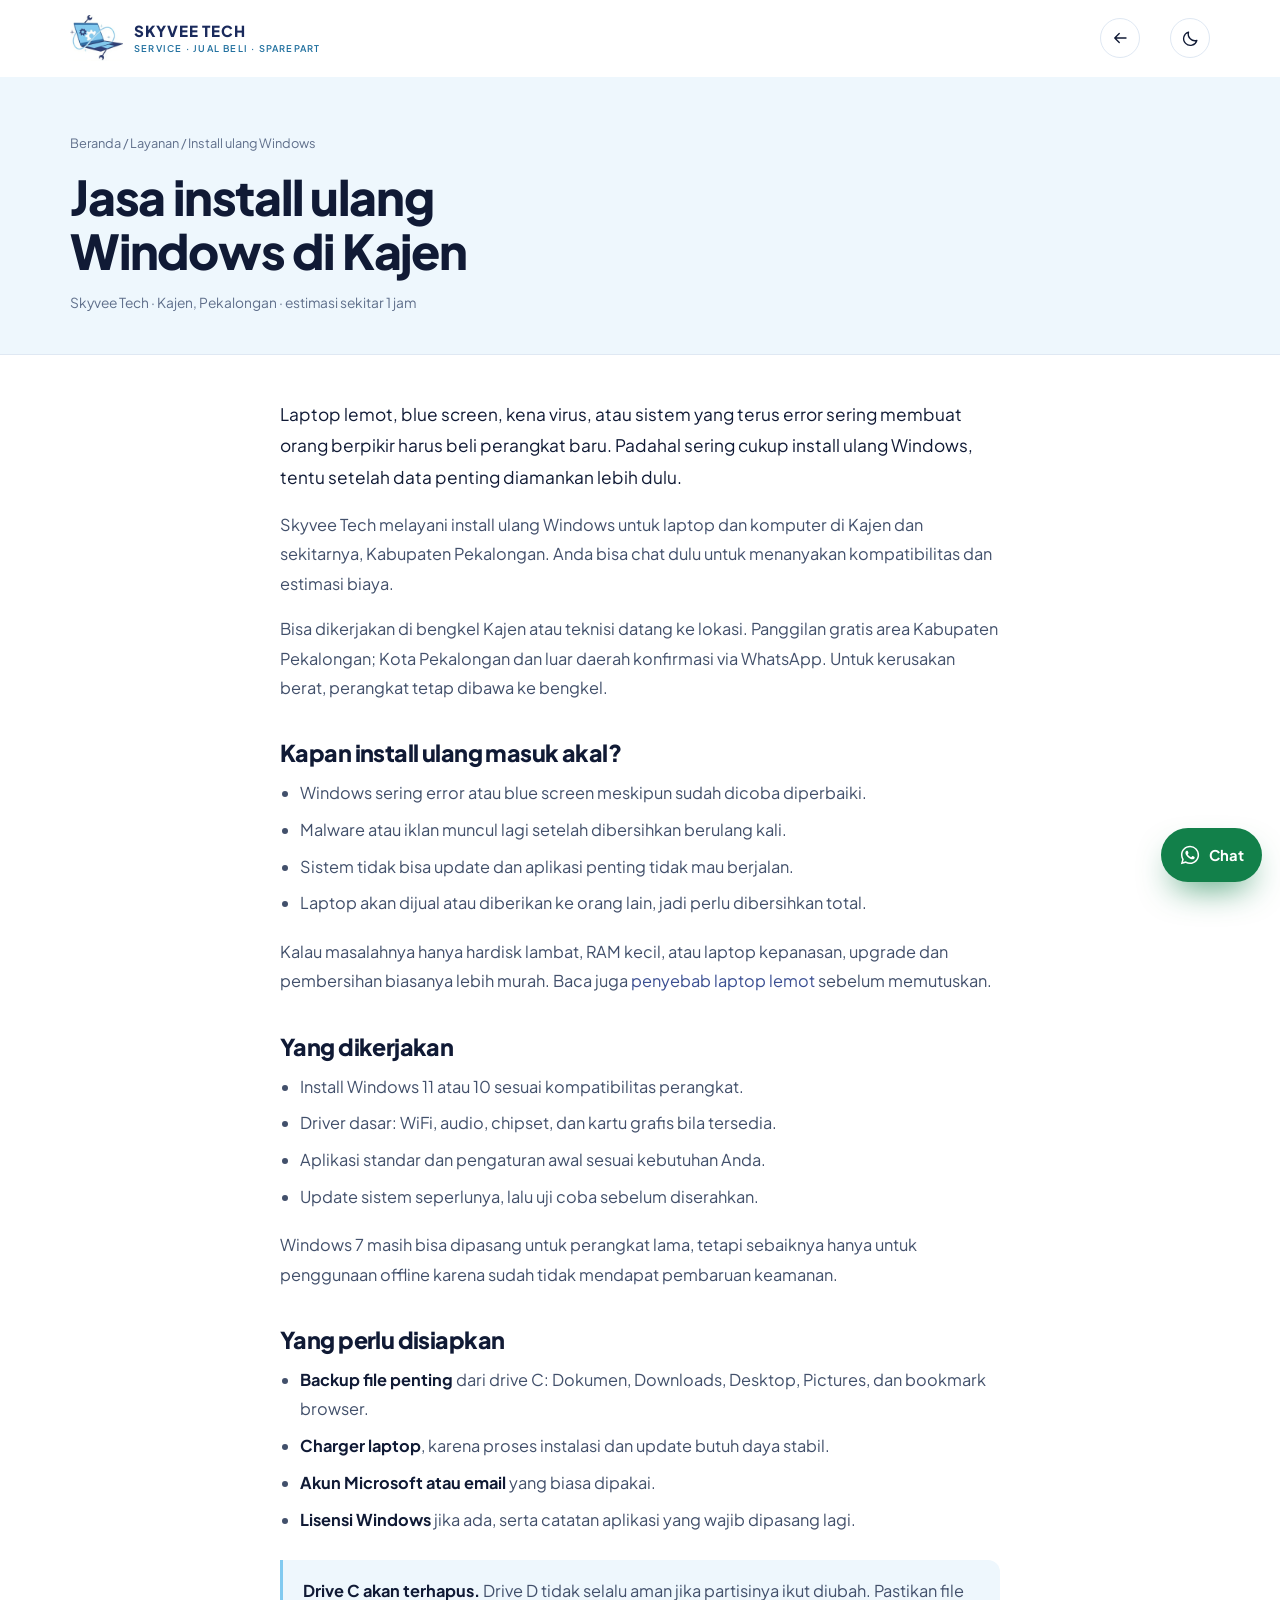
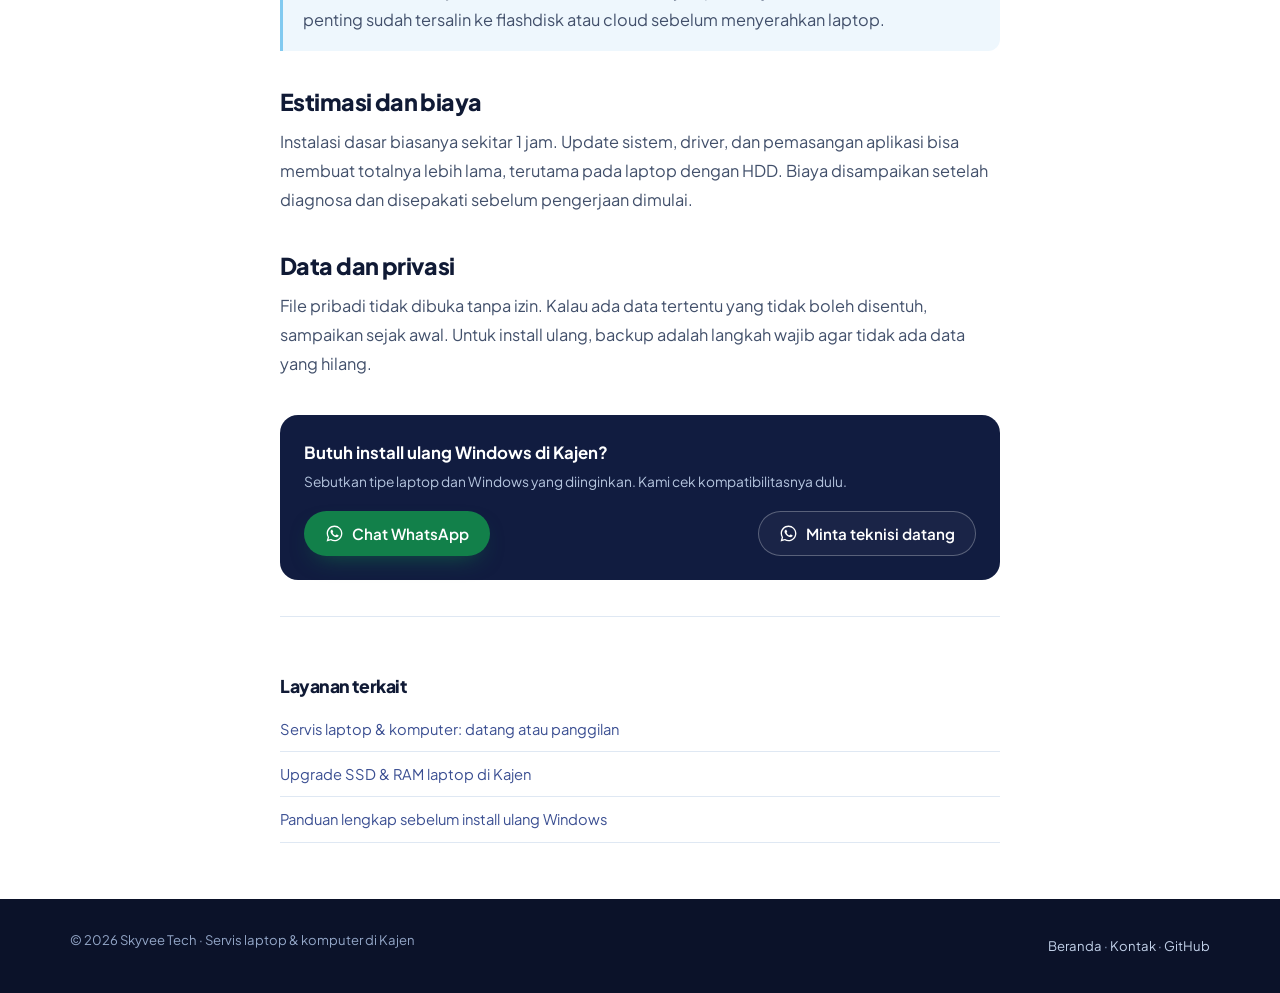
<file: install-ulang-windows-kajen.html>
<!doctype html>
<html lang="id">
<head>
<meta charset="utf-8">
<meta name="viewport" content="width=device-width, initial-scale=1">
<title>Jasa Install Ulang Windows di Kajen — Skyvee Tech</title>
<meta name="description" content="Jasa install ulang Windows 11/10 di Kajen, Pekalongan. Bisa datang atau teknisi ke lokasi; driver lengkap, estimasi sekitar 1 jam, backup data via WhatsApp.">
<meta name="theme-color" content="#16204a">
<link rel="canonical" href="https://skyveetech.my.id/install-ulang-windows-kajen.html">
<meta property="og:type" content="website">
<meta property="og:site_name" content="Skyvee Tech">
<meta property="og:locale" content="id_ID">
<meta property="og:url" content="https://skyveetech.my.id/install-ulang-windows-kajen.html">
<meta property="og:title" content="Jasa Install Ulang Windows di Kajen — Skyvee Tech">
<meta property="og:description" content="Install ulang Windows 11/10 di Kajen, Pekalongan. Bisa datang atau panggilan; driver lengkap, estimasi sekitar 1 jam, backup data via WhatsApp.">
<meta property="og:image" content="https://skyveetech.my.id/assets/img/og.jpg?v=12">
<meta name="twitter:card" content="summary_large_image">
<link rel="icon" href="assets/favicon.svg" type="image/svg+xml">
<link rel="apple-touch-icon" href="assets/apple-touch-icon.png">
<link rel="preload" href="assets/fonts/plus-jakarta-sans-latin.woff2" as="font" type="font/woff2" crossorigin>
<script>
(function () {
  var theme;
  try { theme = localStorage.getItem('theme'); } catch (e) {}
  if (theme !== 'dark' && theme !== 'light') {
    theme = window.matchMedia('(prefers-color-scheme: dark)').matches ? 'dark' : 'light';
  }
  document.documentElement.setAttribute('data-theme', theme);
})();
</script>
<link rel="stylesheet" href="assets/css/style.css">
<script>document.documentElement.classList.add('js');</script>
<script type="application/ld+json">
{
  "@context": "https://schema.org",
  "@graph": [
    {
      "@type": "Service",
      "name": "Install Ulang Windows di Kajen",
      "serviceType": "Install ulang Windows",
      "description": "Jasa install ulang Windows 11/10 di Kajen, Pekalongan, termasuk driver dan aplikasi standar. Bisa datang ke bengkel atau minta teknisi ke lokasi; konsultasi kompatibilitas dan backup data sebelum pengerjaan.",
      "url": "https://skyveetech.my.id/install-ulang-windows-kajen.html",
      "provider": {
        "@type": "LocalBusiness",
        "name": "Skyvee Tech",
        "url": "https://skyveetech.my.id/",
        "telephone": "+6285641388709",
        "address": {
          "@type": "PostalAddress",
          "streetAddress": "Perumahan Griya Kajen Indah, Gg. Anggrek IV No.46, Karang Utara",
          "addressLocality": "Kajen",
          "addressRegion": "Jawa Tengah",
          "postalCode": "51161",
          "addressCountry": "ID"
        }
      },
      "areaServed": [
        { "@type": "AdministrativeArea", "name": "Kabupaten Pekalongan" },
        { "@type": "AdministrativeArea", "name": "Kota Pekalongan" }
      ]
    },
    {
      "@type": "BreadcrumbList",
      "itemListElement": [
        { "@type": "ListItem", "position": 1, "name": "Beranda", "item": "https://skyveetech.my.id/" },
        { "@type": "ListItem", "position": 2, "name": "Layanan", "item": "https://skyveetech.my.id/#layanan" },
        { "@type": "ListItem", "position": 3, "name": "Install Ulang Windows di Kajen", "item": "https://skyveetech.my.id/install-ulang-windows-kajen.html" }
      ]
    }
  ]
}
</script>
</head>
<body>
<header class="site-header" id="site-header">
  <div class="wrap header-inner">
    <a class="brand" href="index.html" aria-label="Skyvee Tech — beranda">
      <img id="brand-mark" src="assets/img/logo-mark.webp" data-light="assets/img/logo-mark.webp" data-dark="assets/img/logo-mark-dark.webp" alt="" width="277" height="240">
      <script>
        if (document.documentElement.getAttribute('data-theme') === 'dark') {
          document.getElementById('brand-mark').src = 'assets/img/logo-mark-dark.webp';
        }
      </script>
      <span class="brand-text">
        <strong>Skyvee Tech</strong>
        <small>Service · Jual Beli · Sparepart</small>
      </span>
    </a>
    <a class="article-back" href="index.html" aria-label="Kembali ke beranda">
      <svg class="icon" aria-hidden="true"><use href="#i-arrow-left"></use></svg>
    </a>
    <button class="theme-toggle" type="button" aria-label="Aktifkan mode gelap" title="Mode gelap">
      <svg class="icon" aria-hidden="true"><use href="#i-moon"></use></svg>
    </button>
  </div>
</header>

<main>
  <div class="article-hero">
    <div class="wrap">
      <p class="article-crumbs"><a href="index.html">Beranda</a> / <a href="index.html#layanan">Layanan</a> / Install ulang Windows</p>
      <h1>Jasa install ulang Windows di Kajen</h1>
      <p class="article-meta">Skyvee Tech · Kajen, Pekalongan · estimasi sekitar 1 jam</p>
    </div>
  </div>

  <article class="article-body">
    <p>Laptop lemot, blue screen, kena virus, atau sistem yang terus error sering membuat orang berpikir harus beli perangkat baru. Padahal sering cukup install ulang Windows, tentu setelah data penting diamankan lebih dulu.</p>
    <p>Skyvee Tech melayani install ulang Windows untuk laptop dan komputer di Kajen dan sekitarnya, Kabupaten Pekalongan. Anda bisa chat dulu untuk menanyakan kompatibilitas dan estimasi biaya.</p>
    <p>Bisa dikerjakan di bengkel Kajen atau teknisi datang ke lokasi. Panggilan gratis area Kabupaten Pekalongan; Kota Pekalongan dan luar daerah konfirmasi via WhatsApp. Untuk kerusakan berat, perangkat tetap dibawa ke bengkel.</p>

    <h2>Kapan install ulang masuk akal?</h2>
    <ul>
      <li>Windows sering error atau blue screen meskipun sudah dicoba diperbaiki.</li>
      <li>Malware atau iklan muncul lagi setelah dibersihkan berulang kali.</li>
      <li>Sistem tidak bisa update dan aplikasi penting tidak mau berjalan.</li>
      <li>Laptop akan dijual atau diberikan ke orang lain, jadi perlu dibersihkan total.</li>
    </ul>
    <p>Kalau masalahnya hanya hardisk lambat, RAM kecil, atau laptop kepanasan, upgrade dan pembersihan biasanya lebih murah. Baca juga <a href="artikel/laptop-lemot.html">penyebab laptop lemot</a> sebelum memutuskan.</p>

    <h2>Yang dikerjakan</h2>
    <ul>
      <li>Install Windows 11 atau 10 sesuai kompatibilitas perangkat.</li>
      <li>Driver dasar: WiFi, audio, chipset, dan kartu grafis bila tersedia.</li>
      <li>Aplikasi standar dan pengaturan awal sesuai kebutuhan Anda.</li>
      <li>Update sistem seperlunya, lalu uji coba sebelum diserahkan.</li>
    </ul>
    <p>Windows 7 masih bisa dipasang untuk perangkat lama, tetapi sebaiknya hanya untuk penggunaan offline karena sudah tidak mendapat pembaruan keamanan.</p>

    <h2>Yang perlu disiapkan</h2>
    <ul>
      <li><strong>Backup file penting</strong> dari drive C: Dokumen, Downloads, Desktop, Pictures, dan bookmark browser.</li>
      <li><strong>Charger laptop</strong>, karena proses instalasi dan update butuh daya stabil.</li>
      <li><strong>Akun Microsoft atau email</strong> yang biasa dipakai.</li>
      <li><strong>Lisensi Windows</strong> jika ada, serta catatan aplikasi yang wajib dipasang lagi.</li>
    </ul>
    <div class="callout">
      <p><strong>Drive C akan terhapus.</strong> Drive D tidak selalu aman jika partisinya ikut diubah. Pastikan file penting sudah tersalin ke flashdisk atau cloud sebelum menyerahkan laptop.</p>
    </div>

    <h2>Estimasi dan biaya</h2>
    <p>Instalasi dasar biasanya sekitar 1 jam. Update sistem, driver, dan pemasangan aplikasi bisa membuat totalnya lebih lama, terutama pada laptop dengan HDD. Biaya disampaikan setelah diagnosa dan disepakati sebelum pengerjaan dimulai.</p>

    <h2>Data dan privasi</h2>
    <p>File pribadi tidak dibuka tanpa izin. Kalau ada data tertentu yang tidak boleh disentuh, sampaikan sejak awal. Untuk install ulang, backup adalah langkah wajib agar tidak ada data yang hilang.</p>

    <div class="article-cta">
      <div>
        <strong>Butuh install ulang Windows di Kajen?</strong>
        <p>Sebutkan tipe laptop dan Windows yang diinginkan. Kami cek kompatibilitasnya dulu.</p>
      </div>
      <a class="btn btn-wa" href="https://wa.me/6285641388709?text=Halo%20Skyvee%20Tech%2C%20saya%20mau%20install%20ulang%20Windows.%20Laptop%20saya%3A%20" target="_blank" rel="noopener">
        <svg class="icon" aria-hidden="true"><use href="#i-wa"></use></svg>
        Chat WhatsApp
      </a>
      <a class="btn btn-outline-light" href="https://wa.me/6285641388709?text=Halo%20Skyvee%20Tech%2C%20saya%20mau%20panggil%20teknisi%20untuk%20install%20ulang.%20Area%2Falamat%3A%20" target="_blank" rel="noopener">
        <svg class="icon" aria-hidden="true"><use href="#i-wa"></use></svg>
        Minta teknisi datang
      </a>
    </div>

    <div class="article-related">
      <h2>Layanan terkait</h2>
      <a href="servis-laptop-pekalongan.html">Servis laptop &amp; komputer: datang atau panggilan</a>
      <a href="upgrade-ssd-ram-kajen.html">Upgrade SSD &amp; RAM laptop di Kajen</a>
      <a href="artikel/install-ulang-windows.html">Panduan lengkap sebelum install ulang Windows</a>
    </div>
  </article>
</main>

<footer class="article-footer">
  <div class="wrap">
    <p>© 2026 Skyvee Tech · Servis laptop &amp; komputer di Kajen</p>
    <p><a href="index.html">Beranda</a> · <a href="index.html#kontak">Kontak</a> · <a href="https://github.com/Skyvee-Tech" target="_blank" rel="noopener">GitHub</a></p>
  </div>
</footer>

<a class="wa-float" href="https://wa.me/6285641388709?text=Halo%20Skyvee%20Tech%2C%20saya%20mau%20tanya%20soal%20servis." target="_blank" rel="noopener" aria-label="Chat WhatsApp Skyvee Tech">
  <svg class="icon" aria-hidden="true"><use href="#i-wa"></use></svg>
  <span>Chat</span>
</a>

<svg xmlns="http://www.w3.org/2000/svg" class="sprite" aria-hidden="true" focusable="false">
  <symbol id="i-wa" viewBox="0 0 24 24"><path fill="currentColor" d="M12.04 2C6.58 2 2.13 6.45 2.13 11.91c0 1.75.46 3.45 1.32 4.95L2 22l5.25-1.38a9.9 9.9 0 0 0 4.79 1.22h.01c5.46 0 9.9-4.45 9.9-9.91 0-2.65-1.03-5.14-2.9-7.01A9.82 9.82 0 0 0 12.04 2Zm0 18.15h-.01a8.2 8.2 0 0 1-4.19-1.15l-.3-.18-3.12.82.83-3.04-.2-.31a8.2 8.2 0 0 1-1.26-4.38c0-4.54 3.7-8.24 8.25-8.24 2.2 0 4.27.86 5.83 2.42a8.18 8.18 0 0 1 2.41 5.83c0 4.54-3.7 8.23-8.24 8.23Zm4.52-6.16c-.25-.12-1.47-.72-1.69-.81-.23-.08-.39-.12-.56.13-.17.24-.64.8-.78.97-.15.17-.29.19-.54.06-.25-.12-1.05-.39-1.99-1.23-.74-.66-1.23-1.47-1.38-1.72-.14-.25-.01-.38.11-.51.11-.11.25-.29.37-.43.12-.14.17-.25.25-.41.08-.17.04-.31-.02-.43-.06-.12-.56-1.34-.76-1.84-.2-.48-.41-.42-.56-.43h-.48c-.17 0-.43.06-.66.31-.22.25-.86.85-.86 2.07 0 1.22.89 2.4 1.01 2.56.12.17 1.75 2.67 4.23 3.74.59.26 1.05.41 1.41.52.59.19 1.13.16 1.56.1.48-.07 1.47-.6 1.68-1.18.21-.58.21-1.07.15-1.18-.06-.1-.23-.16-.48-.29Z"/></symbol>
  <symbol id="i-arrow-left" viewBox="0 0 24 24"><path fill="none" stroke="currentColor" stroke-width="1.8" stroke-linecap="round" stroke-linejoin="round" d="M20 12H5m6 6-6-6 6-6"/></symbol>
  <symbol id="i-moon" viewBox="0 0 24 24"><path fill="none" stroke="currentColor" stroke-width="1.7" stroke-linecap="round" stroke-linejoin="round" d="M20 14.5A8.5 8.5 0 0 1 9.5 4a8.5 8.5 0 1 0 10.5 10.5Z"/></symbol>
  <symbol id="i-sun" viewBox="0 0 24 24"><circle cx="12" cy="12" r="4.2" fill="none" stroke="currentColor" stroke-width="1.7"/><path fill="none" stroke="currentColor" stroke-width="1.7" stroke-linecap="round" d="M12 3v2M12 19v2M3 12h2M19 12h2M5.6 5.6 7 7M17 17l1.4 1.4M18.4 5.6 17 7M7 17l-1.4 1.4"/></symbol>
</svg>

<script src="assets/js/main.js" defer></script>
</body>
</html>
</file>
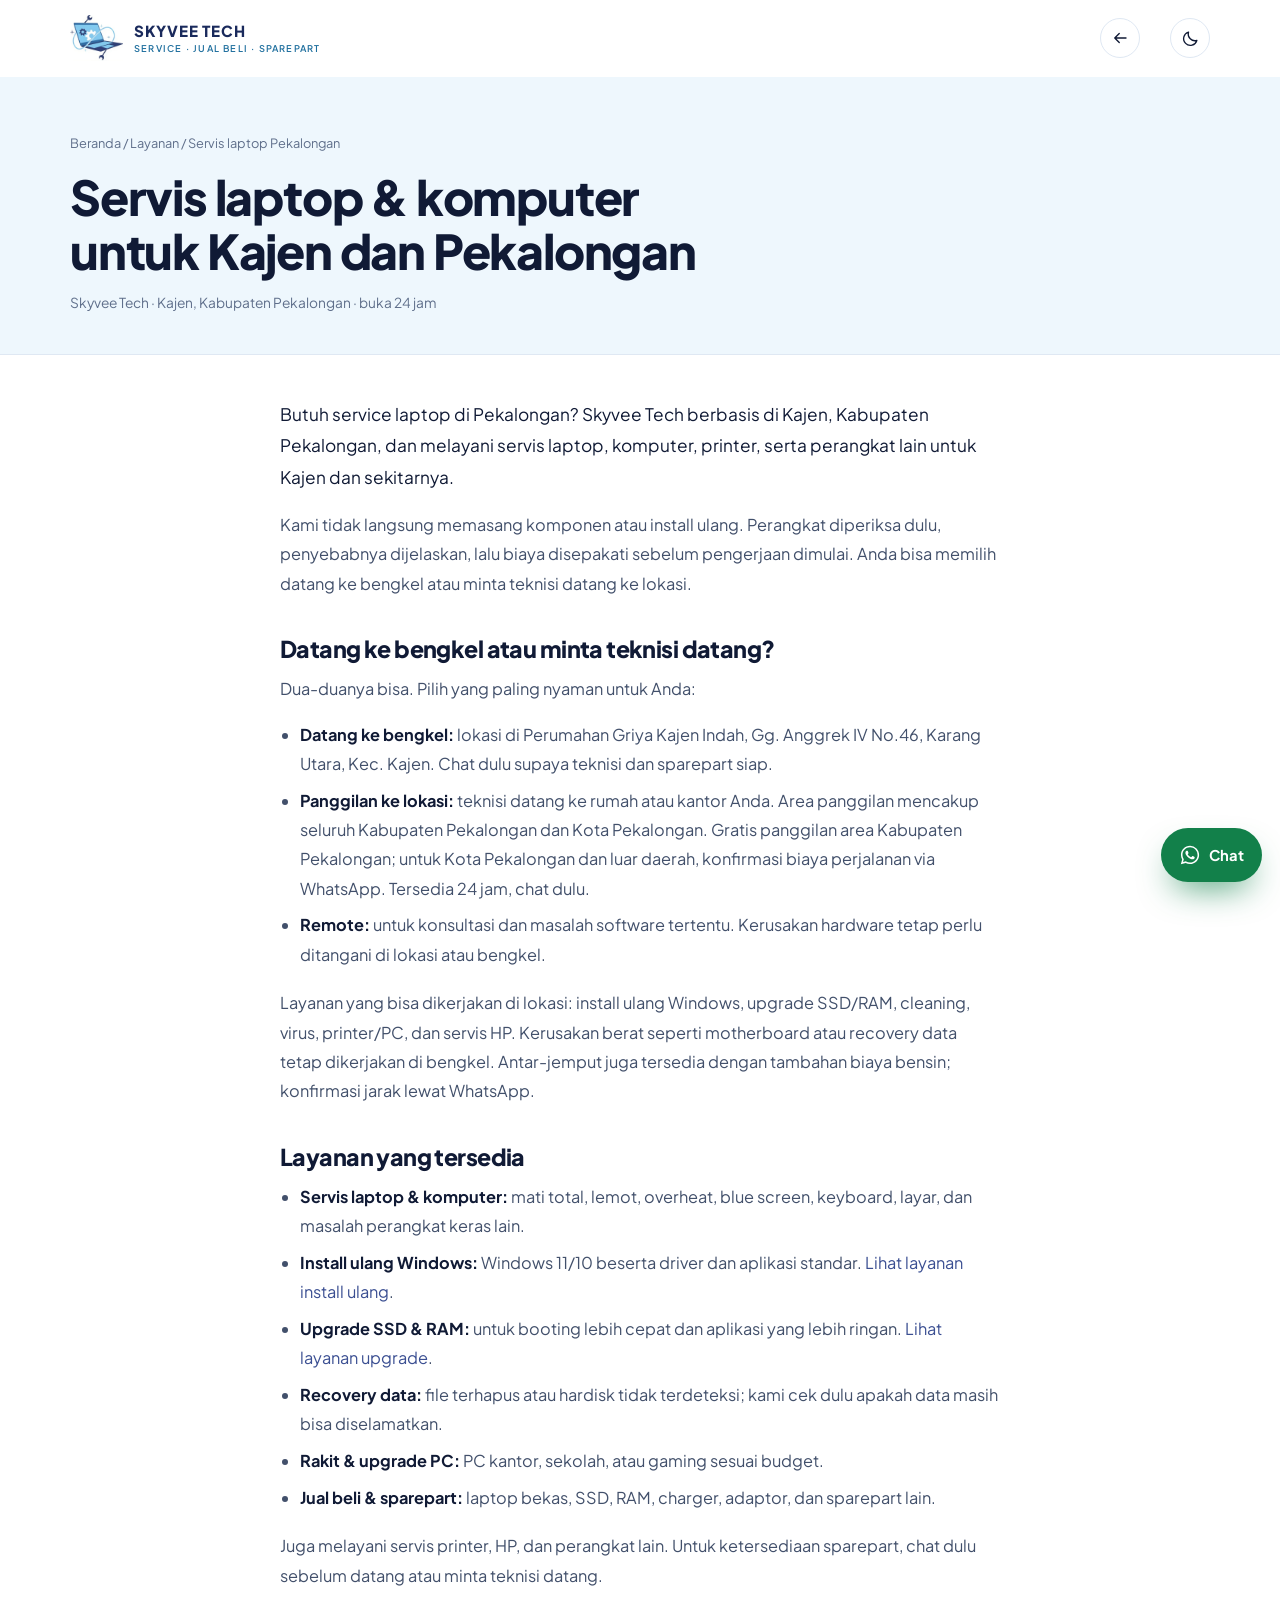
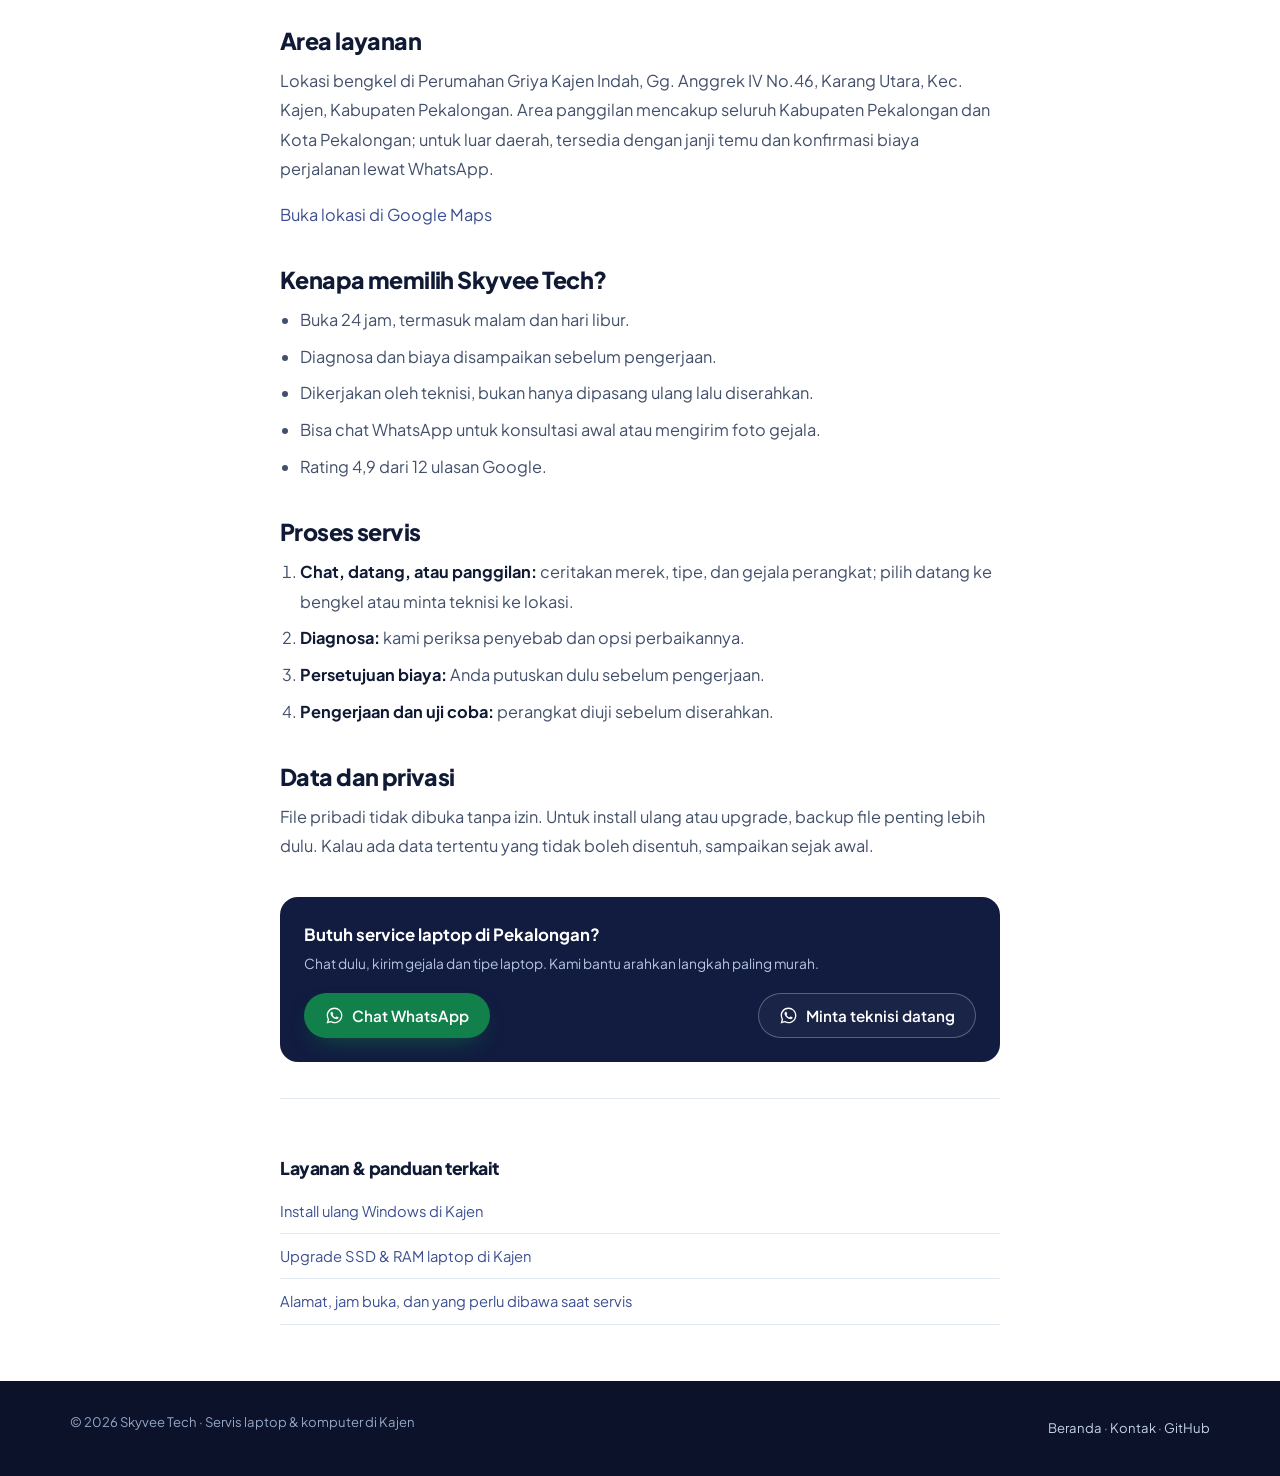
<file: servis-laptop-pekalongan.html>
<!doctype html>
<html lang="id">
<head>
<meta charset="utf-8">
<meta name="viewport" content="width=device-width, initial-scale=1">
<title>Servis Laptop &amp; Komputer Pekalongan — Skyvee Tech</title>
<meta name="description" content="Servis laptop, komputer, dan printer untuk Kajen dan Pekalongan. Bisa datang ke bengkel atau minta teknisi ke lokasi; panggilan 24 jam, chat dulu.">
<meta name="theme-color" content="#16204a">
<link rel="canonical" href="https://skyveetech.my.id/servis-laptop-pekalongan.html">
<meta property="og:type" content="website">
<meta property="og:site_name" content="Skyvee Tech">
<meta property="og:locale" content="id_ID">
<meta property="og:url" content="https://skyveetech.my.id/servis-laptop-pekalongan.html">
<meta property="og:title" content="Servis Laptop &amp; Komputer Pekalongan — Skyvee Tech">
<meta property="og:description" content="Servis laptop, komputer, dan printer untuk Kajen dan Pekalongan. Bisa datang ke bengkel atau minta teknisi ke lokasi.">
<meta property="og:image" content="https://skyveetech.my.id/assets/img/og.jpg?v=12">
<meta name="twitter:card" content="summary_large_image">
<link rel="icon" href="assets/favicon.svg" type="image/svg+xml">
<link rel="apple-touch-icon" href="assets/apple-touch-icon.png">
<link rel="preload" href="assets/fonts/plus-jakarta-sans-latin.woff2" as="font" type="font/woff2" crossorigin>
<script>
(function () {
  var theme;
  try { theme = localStorage.getItem('theme'); } catch (e) {}
  if (theme !== 'dark' && theme !== 'light') {
    theme = window.matchMedia('(prefers-color-scheme: dark)').matches ? 'dark' : 'light';
  }
  document.documentElement.setAttribute('data-theme', theme);
})();
</script>
<link rel="stylesheet" href="assets/css/style.css">
<script>document.documentElement.classList.add('js');</script>
<script type="application/ld+json">
{
  "@context": "https://schema.org",
  "@graph": [
    {
      "@type": "Service",
      "name": "Servis Laptop dan Komputer di Kabupaten dan Kota Pekalongan",
      "serviceType": "Servis laptop dan komputer",
      "description": "Servis laptop, komputer, dan printer untuk Kajen dan Pekalongan. Bisa datang ke bengkel, minta teknisi ke lokasi, atau remote. Install ulang, upgrade, recovery data, dan sparepart.",
      "url": "https://skyveetech.my.id/servis-laptop-pekalongan.html",
      "provider": {
        "@type": "LocalBusiness",
        "name": "Skyvee Tech",
        "url": "https://skyveetech.my.id/",
        "telephone": "+6285641388709",
        "address": {
          "@type": "PostalAddress",
          "streetAddress": "Perumahan Griya Kajen Indah, Gg. Anggrek IV No.46, Karang Utara",
          "addressLocality": "Kajen",
          "addressRegion": "Jawa Tengah",
          "postalCode": "51161",
          "addressCountry": "ID"
        }
      },
      "areaServed": [
        { "@type": "AdministrativeArea", "name": "Kabupaten Pekalongan" },
        { "@type": "AdministrativeArea", "name": "Kota Pekalongan" }
      ]
    },
    {
      "@type": "BreadcrumbList",
      "itemListElement": [
        { "@type": "ListItem", "position": 1, "name": "Beranda", "item": "https://skyveetech.my.id/" },
        { "@type": "ListItem", "position": 2, "name": "Layanan", "item": "https://skyveetech.my.id/#layanan" },
        { "@type": "ListItem", "position": 3, "name": "Servis Laptop & Komputer Pekalongan", "item": "https://skyveetech.my.id/servis-laptop-pekalongan.html" }
      ]
    }
  ]
}
</script>
</head>
<body>
<header class="site-header" id="site-header">
  <div class="wrap header-inner">
    <a class="brand" href="index.html" aria-label="Skyvee Tech — beranda">
      <img id="brand-mark" src="assets/img/logo-mark.webp" data-light="assets/img/logo-mark.webp" data-dark="assets/img/logo-mark-dark.webp" alt="" width="277" height="240">
      <script>
        if (document.documentElement.getAttribute('data-theme') === 'dark') {
          document.getElementById('brand-mark').src = 'assets/img/logo-mark-dark.webp';
        }
      </script>
      <span class="brand-text">
        <strong>Skyvee Tech</strong>
        <small>Service · Jual Beli · Sparepart</small>
      </span>
    </a>
    <a class="article-back" href="index.html" aria-label="Kembali ke beranda">
      <svg class="icon" aria-hidden="true"><use href="#i-arrow-left"></use></svg>
    </a>
    <button class="theme-toggle" type="button" aria-label="Aktifkan mode gelap" title="Mode gelap">
      <svg class="icon" aria-hidden="true"><use href="#i-moon"></use></svg>
    </button>
  </div>
</header>

<main>
  <div class="article-hero">
    <div class="wrap">
      <p class="article-crumbs"><a href="index.html">Beranda</a> / <a href="index.html#layanan">Layanan</a> / Servis laptop Pekalongan</p>
      <h1>Servis laptop &amp; komputer untuk Kajen dan Pekalongan</h1>
      <p class="article-meta">Skyvee Tech · Kajen, Kabupaten Pekalongan · buka 24 jam</p>
    </div>
  </div>

  <article class="article-body">
    <p>Butuh service laptop di Pekalongan? Skyvee Tech berbasis di Kajen, Kabupaten Pekalongan, dan melayani servis laptop, komputer, printer, serta perangkat lain untuk Kajen dan sekitarnya.</p>
    <p>Kami tidak langsung memasang komponen atau install ulang. Perangkat diperiksa dulu, penyebabnya dijelaskan, lalu biaya disepakati sebelum pengerjaan dimulai. Anda bisa memilih datang ke bengkel atau minta teknisi datang ke lokasi.</p>

    <h2>Datang ke bengkel atau minta teknisi datang?</h2>
    <p>Dua-duanya bisa. Pilih yang paling nyaman untuk Anda:</p>
    <ul>
      <li><strong>Datang ke bengkel:</strong> lokasi di Perumahan Griya Kajen Indah, Gg. Anggrek IV No.46, Karang Utara, Kec. Kajen. Chat dulu supaya teknisi dan sparepart siap.</li>
      <li><strong>Panggilan ke lokasi:</strong> teknisi datang ke rumah atau kantor Anda. Area panggilan mencakup seluruh Kabupaten Pekalongan dan Kota Pekalongan. Gratis panggilan area Kabupaten Pekalongan; untuk Kota Pekalongan dan luar daerah, konfirmasi biaya perjalanan via WhatsApp. Tersedia 24 jam, chat dulu.</li>
      <li><strong>Remote:</strong> untuk konsultasi dan masalah software tertentu. Kerusakan hardware tetap perlu ditangani di lokasi atau bengkel.</li>
    </ul>
    <p>Layanan yang bisa dikerjakan di lokasi: install ulang Windows, upgrade SSD/RAM, cleaning, virus, printer/PC, dan servis HP. Kerusakan berat seperti motherboard atau recovery data tetap dikerjakan di bengkel. Antar-jemput juga tersedia dengan tambahan biaya bensin; konfirmasi jarak lewat WhatsApp.</p>

    <h2>Layanan yang tersedia</h2>
    <ul>
      <li><strong>Servis laptop &amp; komputer:</strong> mati total, lemot, overheat, blue screen, keyboard, layar, dan masalah perangkat keras lain.</li>
      <li><strong>Install ulang Windows:</strong> Windows 11/10 beserta driver dan aplikasi standar. <a href="install-ulang-windows-kajen.html">Lihat layanan install ulang</a>.</li>
      <li><strong>Upgrade SSD &amp; RAM:</strong> untuk booting lebih cepat dan aplikasi yang lebih ringan. <a href="upgrade-ssd-ram-kajen.html">Lihat layanan upgrade</a>.</li>
      <li><strong>Recovery data:</strong> file terhapus atau hardisk tidak terdeteksi; kami cek dulu apakah data masih bisa diselamatkan.</li>
      <li><strong>Rakit &amp; upgrade PC:</strong> PC kantor, sekolah, atau gaming sesuai budget.</li>
      <li><strong>Jual beli &amp; sparepart:</strong> laptop bekas, SSD, RAM, charger, adaptor, dan sparepart lain.</li>
    </ul>
    <p>Juga melayani servis printer, HP, dan perangkat lain. Untuk ketersediaan sparepart, chat dulu sebelum datang atau minta teknisi datang.</p>

    <h2>Area layanan</h2>
    <p>Lokasi bengkel di Perumahan Griya Kajen Indah, Gg. Anggrek IV No.46, Karang Utara, Kec. Kajen, Kabupaten Pekalongan. Area panggilan mencakup seluruh Kabupaten Pekalongan dan Kota Pekalongan; untuk luar daerah, tersedia dengan janji temu dan konfirmasi biaya perjalanan lewat WhatsApp.</p>
    <p><a href="https://www.google.com/maps/search/?api=1&amp;query=Skyvee+Tech+Kajen+Pekalongan&amp;query_place_id=ChIJJSBLtusfcC4RGG9JkR40iiA" target="_blank" rel="noopener">Buka lokasi di Google Maps</a></p>

    <h2>Kenapa memilih Skyvee Tech?</h2>
    <ul>
      <li>Buka 24 jam, termasuk malam dan hari libur.</li>
      <li>Diagnosa dan biaya disampaikan sebelum pengerjaan.</li>
      <li>Dikerjakan oleh teknisi, bukan hanya dipasang ulang lalu diserahkan.</li>
      <li>Bisa chat WhatsApp untuk konsultasi awal atau mengirim foto gejala.</li>
      <li>Rating 4,9 dari 12 ulasan Google.</li>
    </ul>

    <h2>Proses servis</h2>
    <ol>
      <li><strong>Chat, datang, atau panggilan:</strong> ceritakan merek, tipe, dan gejala perangkat; pilih datang ke bengkel atau minta teknisi ke lokasi.</li>
      <li><strong>Diagnosa:</strong> kami periksa penyebab dan opsi perbaikannya.</li>
      <li><strong>Persetujuan biaya:</strong> Anda putuskan dulu sebelum pengerjaan.</li>
      <li><strong>Pengerjaan dan uji coba:</strong> perangkat diuji sebelum diserahkan.</li>
    </ol>

    <h2>Data dan privasi</h2>
    <p>File pribadi tidak dibuka tanpa izin. Untuk install ulang atau upgrade, backup file penting lebih dulu. Kalau ada data tertentu yang tidak boleh disentuh, sampaikan sejak awal.</p>

    <div class="article-cta">
      <div>
        <strong>Butuh service laptop di Pekalongan?</strong>
        <p>Chat dulu, kirim gejala dan tipe laptop. Kami bantu arahkan langkah paling murah.</p>
      </div>
      <a class="btn btn-wa" href="https://wa.me/6285641388709?text=Halo%20Skyvee%20Tech%2C%20saya%20mau%20tanya%20servis%20laptop%20di%20Pekalongan.%20Laptop%20saya%3A%20" target="_blank" rel="noopener">
        <svg class="icon" aria-hidden="true"><use href="#i-wa"></use></svg>
        Chat WhatsApp
      </a>
      <a class="btn btn-outline-light" href="https://wa.me/6285641388709?text=Halo%20Skyvee%20Tech%2C%20saya%20mau%20panggil%20teknisi%20ke%20lokasi.%20Area%2Falamat%3A%20" target="_blank" rel="noopener">
        <svg class="icon" aria-hidden="true"><use href="#i-wa"></use></svg>
        Minta teknisi datang
      </a>
    </div>

    <div class="article-related">
      <h2>Layanan &amp; panduan terkait</h2>
      <a href="install-ulang-windows-kajen.html">Install ulang Windows di Kajen</a>
      <a href="upgrade-ssd-ram-kajen.html">Upgrade SSD &amp; RAM laptop di Kajen</a>
      <a href="artikel/servis-laptop-kajen.html">Alamat, jam buka, dan yang perlu dibawa saat servis</a>
    </div>
  </article>
</main>

<footer class="article-footer">
  <div class="wrap">
    <p>© 2026 Skyvee Tech · Servis laptop &amp; komputer di Kajen</p>
    <p><a href="index.html">Beranda</a> · <a href="index.html#kontak">Kontak</a> · <a href="https://github.com/Skyvee-Tech" target="_blank" rel="noopener">GitHub</a></p>
  </div>
</footer>

<a class="wa-float" href="https://wa.me/6285641388709?text=Halo%20Skyvee%20Tech%2C%20saya%20mau%20tanya%20soal%20servis." target="_blank" rel="noopener" aria-label="Chat WhatsApp Skyvee Tech">
  <svg class="icon" aria-hidden="true"><use href="#i-wa"></use></svg>
  <span>Chat</span>
</a>

<svg xmlns="http://www.w3.org/2000/svg" class="sprite" aria-hidden="true" focusable="false">
  <symbol id="i-wa" viewBox="0 0 24 24"><path fill="currentColor" d="M12.04 2C6.58 2 2.13 6.45 2.13 11.91c0 1.75.46 3.45 1.32 4.95L2 22l5.25-1.38a9.9 9.9 0 0 0 4.79 1.22h.01c5.46 0 9.9-4.45 9.9-9.91 0-2.65-1.03-5.14-2.9-7.01A9.82 9.82 0 0 0 12.04 2Zm0 18.15h-.01a8.2 8.2 0 0 1-4.19-1.15l-.3-.18-3.12.82.83-3.04-.2-.31a8.2 8.2 0 0 1-1.26-4.38c0-4.54 3.7-8.24 8.25-8.24 2.2 0 4.27.86 5.83 2.42a8.18 8.18 0 0 1 2.41 5.83c0 4.54-3.7 8.23-8.24 8.23Zm4.52-6.16c-.25-.12-1.47-.72-1.69-.81-.23-.08-.39-.12-.56.13-.17.24-.64.8-.78.97-.15.17-.29.19-.54.06-.25-.12-1.05-.39-1.99-1.23-.74-.66-1.23-1.47-1.38-1.72-.14-.25-.01-.38.11-.51.11-.11.25-.29.37-.43.12-.14.17-.25.25-.41.08-.17.04-.31-.02-.43-.06-.12-.56-1.34-.76-1.84-.2-.48-.41-.42-.56-.43h-.48c-.17 0-.43.06-.66.31-.22.25-.86.85-.86 2.07 0 1.22.89 2.4 1.01 2.56.12.17 1.75 2.67 4.23 3.74.59.26 1.05.41 1.41.52.59.19 1.13.16 1.56.1.48-.07 1.47-.6 1.68-1.18.21-.58.21-1.07.15-1.18-.06-.1-.23-.16-.48-.29Z"/></symbol>
  <symbol id="i-arrow-left" viewBox="0 0 24 24"><path fill="none" stroke="currentColor" stroke-width="1.8" stroke-linecap="round" stroke-linejoin="round" d="M20 12H5m6 6-6-6 6-6"/></symbol>
  <symbol id="i-moon" viewBox="0 0 24 24"><path fill="none" stroke="currentColor" stroke-width="1.7" stroke-linecap="round" stroke-linejoin="round" d="M20 14.5A8.5 8.5 0 0 1 9.5 4a8.5 8.5 0 1 0 10.5 10.5Z"/></symbol>
  <symbol id="i-sun" viewBox="0 0 24 24"><circle cx="12" cy="12" r="4.2" fill="none" stroke="currentColor" stroke-width="1.7"/><path fill="none" stroke="currentColor" stroke-width="1.7" stroke-linecap="round" d="M12 3v2M12 19v2M3 12h2M19 12h2M5.6 5.6 7 7M17 17l1.4 1.4M18.4 5.6 17 7M7 17l-1.4 1.4"/></symbol>
</svg>

<script src="assets/js/main.js" defer></script>
</body>
</html>
</file>
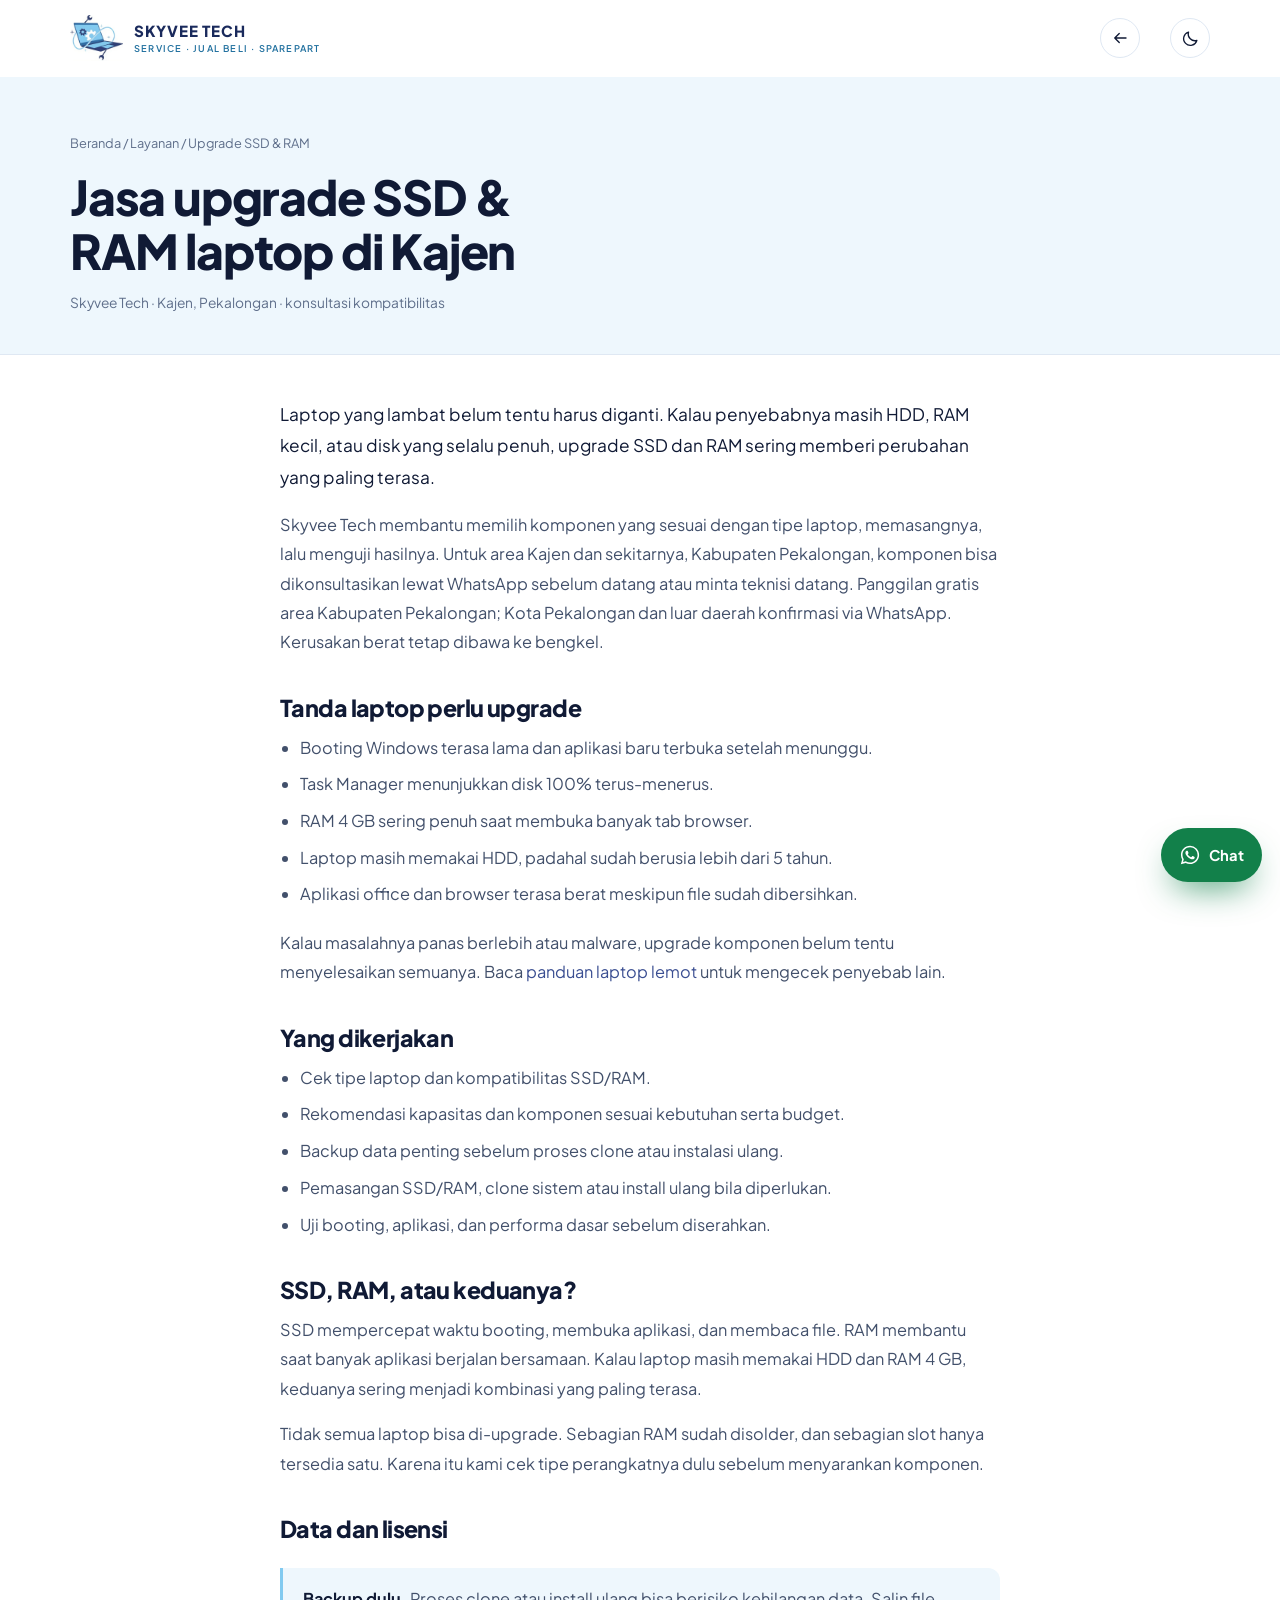
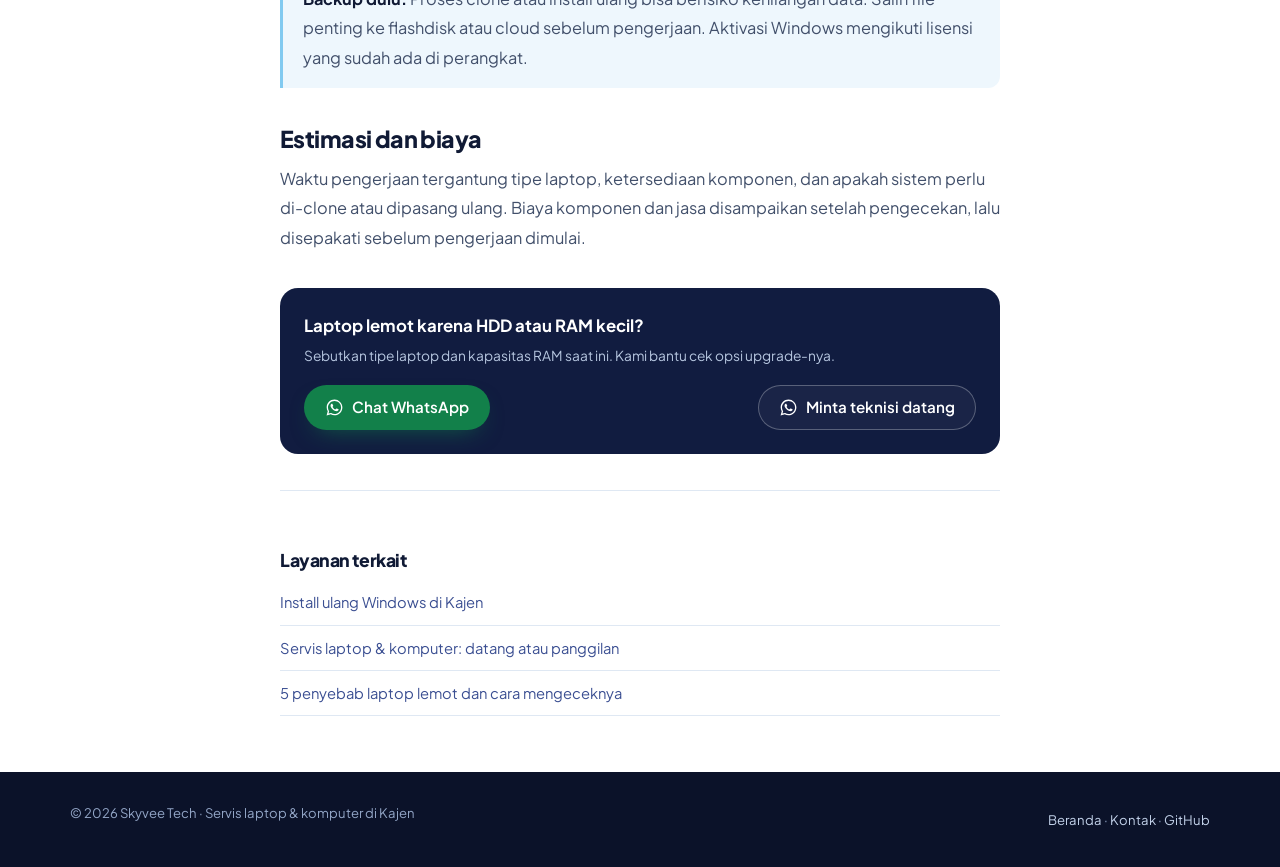
<file: upgrade-ssd-ram-kajen.html>
<!doctype html>
<html lang="id">
<head>
<meta charset="utf-8">
<meta name="viewport" content="width=device-width, initial-scale=1">
<title>Jasa Upgrade SSD &amp; RAM Laptop di Kajen — Skyvee Tech</title>
<meta name="description" content="Upgrade SSD dan RAM laptop di Kajen, Pekalongan. Bisa datang atau panggilan; booting lebih cepat, konsultasi kompatibilitas dan backup data via WhatsApp.">
<meta name="theme-color" content="#16204a">
<link rel="canonical" href="https://skyveetech.my.id/upgrade-ssd-ram-kajen.html">
<meta property="og:type" content="website">
<meta property="og:site_name" content="Skyvee Tech">
<meta property="og:locale" content="id_ID">
<meta property="og:url" content="https://skyveetech.my.id/upgrade-ssd-ram-kajen.html">
<meta property="og:title" content="Jasa Upgrade SSD &amp; RAM Laptop di Kajen — Skyvee Tech">
<meta property="og:description" content="Upgrade SSD dan RAM laptop di Kajen, Pekalongan. Bisa datang atau panggilan; booting lebih cepat, konsultasi kompatibilitas via WhatsApp.">
<meta property="og:image" content="https://skyveetech.my.id/assets/img/og.jpg?v=12">
<meta name="twitter:card" content="summary_large_image">
<link rel="icon" href="assets/favicon.svg" type="image/svg+xml">
<link rel="apple-touch-icon" href="assets/apple-touch-icon.png">
<link rel="preload" href="assets/fonts/plus-jakarta-sans-latin.woff2" as="font" type="font/woff2" crossorigin>
<script>
(function () {
  var theme;
  try { theme = localStorage.getItem('theme'); } catch (e) {}
  if (theme !== 'dark' && theme !== 'light') {
    theme = window.matchMedia('(prefers-color-scheme: dark)').matches ? 'dark' : 'light';
  }
  document.documentElement.setAttribute('data-theme', theme);
})();
</script>
<link rel="stylesheet" href="assets/css/style.css">
<script>document.documentElement.classList.add('js');</script>
<script type="application/ld+json">
{
  "@context": "https://schema.org",
  "@graph": [
    {
      "@type": "Service",
      "name": "Upgrade SSD dan RAM Laptop di Kajen",
      "serviceType": "Upgrade SSD dan RAM",
      "description": "Jasa upgrade SSD dan RAM laptop di Kajen, Pekalongan. Bisa datang ke bengkel atau minta teknisi ke lokasi; cek kompatibilitas, backup data, pemasangan, dan uji performa.",
      "url": "https://skyveetech.my.id/upgrade-ssd-ram-kajen.html",
      "provider": {
        "@type": "LocalBusiness",
        "name": "Skyvee Tech",
        "url": "https://skyveetech.my.id/",
        "telephone": "+6285641388709",
        "address": {
          "@type": "PostalAddress",
          "streetAddress": "Perumahan Griya Kajen Indah, Gg. Anggrek IV No.46, Karang Utara",
          "addressLocality": "Kajen",
          "addressRegion": "Jawa Tengah",
          "postalCode": "51161",
          "addressCountry": "ID"
        }
      },
      "areaServed": [
        { "@type": "AdministrativeArea", "name": "Kabupaten Pekalongan" },
        { "@type": "AdministrativeArea", "name": "Kota Pekalongan" }
      ]
    },
    {
      "@type": "BreadcrumbList",
      "itemListElement": [
        { "@type": "ListItem", "position": 1, "name": "Beranda", "item": "https://skyveetech.my.id/" },
        { "@type": "ListItem", "position": 2, "name": "Layanan", "item": "https://skyveetech.my.id/#layanan" },
        { "@type": "ListItem", "position": 3, "name": "Upgrade SSD & RAM di Kajen", "item": "https://skyveetech.my.id/upgrade-ssd-ram-kajen.html" }
      ]
    }
  ]
}
</script>
</head>
<body>
<header class="site-header" id="site-header">
  <div class="wrap header-inner">
    <a class="brand" href="index.html" aria-label="Skyvee Tech — beranda">
      <img id="brand-mark" src="assets/img/logo-mark.webp" data-light="assets/img/logo-mark.webp" data-dark="assets/img/logo-mark-dark.webp" alt="" width="277" height="240">
      <script>
        if (document.documentElement.getAttribute('data-theme') === 'dark') {
          document.getElementById('brand-mark').src = 'assets/img/logo-mark-dark.webp';
        }
      </script>
      <span class="brand-text">
        <strong>Skyvee Tech</strong>
        <small>Service · Jual Beli · Sparepart</small>
      </span>
    </a>
    <a class="article-back" href="index.html" aria-label="Kembali ke beranda">
      <svg class="icon" aria-hidden="true"><use href="#i-arrow-left"></use></svg>
    </a>
    <button class="theme-toggle" type="button" aria-label="Aktifkan mode gelap" title="Mode gelap">
      <svg class="icon" aria-hidden="true"><use href="#i-moon"></use></svg>
    </button>
  </div>
</header>

<main>
  <div class="article-hero">
    <div class="wrap">
      <p class="article-crumbs"><a href="index.html">Beranda</a> / <a href="index.html#layanan">Layanan</a> / Upgrade SSD &amp; RAM</p>
      <h1>Jasa upgrade SSD &amp; RAM laptop di Kajen</h1>
      <p class="article-meta">Skyvee Tech · Kajen, Pekalongan · konsultasi kompatibilitas</p>
    </div>
  </div>

  <article class="article-body">
    <p>Laptop yang lambat belum tentu harus diganti. Kalau penyebabnya masih HDD, RAM kecil, atau disk yang selalu penuh, upgrade SSD dan RAM sering memberi perubahan yang paling terasa.</p>
    <p>Skyvee Tech membantu memilih komponen yang sesuai dengan tipe laptop, memasangnya, lalu menguji hasilnya. Untuk area Kajen dan sekitarnya, Kabupaten Pekalongan, komponen bisa dikonsultasikan lewat WhatsApp sebelum datang atau minta teknisi datang. Panggilan gratis area Kabupaten Pekalongan; Kota Pekalongan dan luar daerah konfirmasi via WhatsApp. Kerusakan berat tetap dibawa ke bengkel.</p>

    <h2>Tanda laptop perlu upgrade</h2>
    <ul>
      <li>Booting Windows terasa lama dan aplikasi baru terbuka setelah menunggu.</li>
      <li>Task Manager menunjukkan disk 100% terus-menerus.</li>
      <li>RAM 4 GB sering penuh saat membuka banyak tab browser.</li>
      <li>Laptop masih memakai HDD, padahal sudah berusia lebih dari 5 tahun.</li>
      <li>Aplikasi office dan browser terasa berat meskipun file sudah dibersihkan.</li>
    </ul>
    <p>Kalau masalahnya panas berlebih atau malware, upgrade komponen belum tentu menyelesaikan semuanya. Baca <a href="artikel/laptop-lemot.html">panduan laptop lemot</a> untuk mengecek penyebab lain.</p>

    <h2>Yang dikerjakan</h2>
    <ul>
      <li>Cek tipe laptop dan kompatibilitas SSD/RAM.</li>
      <li>Rekomendasi kapasitas dan komponen sesuai kebutuhan serta budget.</li>
      <li>Backup data penting sebelum proses clone atau instalasi ulang.</li>
      <li>Pemasangan SSD/RAM, clone sistem atau install ulang bila diperlukan.</li>
      <li>Uji booting, aplikasi, dan performa dasar sebelum diserahkan.</li>
    </ul>

    <h2>SSD, RAM, atau keduanya?</h2>
    <p>SSD mempercepat waktu booting, membuka aplikasi, dan membaca file. RAM membantu saat banyak aplikasi berjalan bersamaan. Kalau laptop masih memakai HDD dan RAM 4 GB, keduanya sering menjadi kombinasi yang paling terasa.</p>
    <p>Tidak semua laptop bisa di-upgrade. Sebagian RAM sudah disolder, dan sebagian slot hanya tersedia satu. Karena itu kami cek tipe perangkatnya dulu sebelum menyarankan komponen.</p>

    <h2>Data dan lisensi</h2>
    <div class="callout">
      <p><strong>Backup dulu.</strong> Proses clone atau install ulang bisa berisiko kehilangan data. Salin file penting ke flashdisk atau cloud sebelum pengerjaan. Aktivasi Windows mengikuti lisensi yang sudah ada di perangkat.</p>
    </div>

    <h2>Estimasi dan biaya</h2>
    <p>Waktu pengerjaan tergantung tipe laptop, ketersediaan komponen, dan apakah sistem perlu di-clone atau dipasang ulang. Biaya komponen dan jasa disampaikan setelah pengecekan, lalu disepakati sebelum pengerjaan dimulai.</p>

    <div class="article-cta">
      <div>
        <strong>Laptop lemot karena HDD atau RAM kecil?</strong>
        <p>Sebutkan tipe laptop dan kapasitas RAM saat ini. Kami bantu cek opsi upgrade-nya.</p>
      </div>
      <a class="btn btn-wa" href="https://wa.me/6285641388709?text=Halo%20Skyvee%20Tech%2C%20saya%20mau%20upgrade%20SSD%2FRAM.%20Laptop%20saya%20tipe%3A%20" target="_blank" rel="noopener">
        <svg class="icon" aria-hidden="true"><use href="#i-wa"></use></svg>
        Chat WhatsApp
      </a>
      <a class="btn btn-outline-light" href="https://wa.me/6285641388709?text=Halo%20Skyvee%20Tech%2C%20saya%20mau%20panggil%20teknisi%20untuk%20upgrade%20SSD%2FRAM.%20Area%2Falamat%3A%20" target="_blank" rel="noopener">
        <svg class="icon" aria-hidden="true"><use href="#i-wa"></use></svg>
        Minta teknisi datang
      </a>
    </div>

    <div class="article-related">
      <h2>Layanan terkait</h2>
      <a href="install-ulang-windows-kajen.html">Install ulang Windows di Kajen</a>
      <a href="servis-laptop-pekalongan.html">Servis laptop &amp; komputer: datang atau panggilan</a>
      <a href="artikel/laptop-lemot.html">5 penyebab laptop lemot dan cara mengeceknya</a>
    </div>
  </article>
</main>

<footer class="article-footer">
  <div class="wrap">
    <p>© 2026 Skyvee Tech · Servis laptop &amp; komputer di Kajen</p>
    <p><a href="index.html">Beranda</a> · <a href="index.html#kontak">Kontak</a> · <a href="https://github.com/Skyvee-Tech" target="_blank" rel="noopener">GitHub</a></p>
  </div>
</footer>

<a class="wa-float" href="https://wa.me/6285641388709?text=Halo%20Skyvee%20Tech%2C%20saya%20mau%20tanya%20soal%20servis." target="_blank" rel="noopener" aria-label="Chat WhatsApp Skyvee Tech">
  <svg class="icon" aria-hidden="true"><use href="#i-wa"></use></svg>
  <span>Chat</span>
</a>

<svg xmlns="http://www.w3.org/2000/svg" class="sprite" aria-hidden="true" focusable="false">
  <symbol id="i-wa" viewBox="0 0 24 24"><path fill="currentColor" d="M12.04 2C6.58 2 2.13 6.45 2.13 11.91c0 1.75.46 3.45 1.32 4.95L2 22l5.25-1.38a9.9 9.9 0 0 0 4.79 1.22h.01c5.46 0 9.9-4.45 9.9-9.91 0-2.65-1.03-5.14-2.9-7.01A9.82 9.82 0 0 0 12.04 2Zm0 18.15h-.01a8.2 8.2 0 0 1-4.19-1.15l-.3-.18-3.12.82.83-3.04-.2-.31a8.2 8.2 0 0 1-1.26-4.38c0-4.54 3.7-8.24 8.25-8.24 2.2 0 4.27.86 5.83 2.42a8.18 8.18 0 0 1 2.41 5.83c0 4.54-3.7 8.23-8.24 8.23Zm4.52-6.16c-.25-.12-1.47-.72-1.69-.81-.23-.08-.39-.12-.56.13-.17.24-.64.8-.78.97-.15.17-.29.19-.54.06-.25-.12-1.05-.39-1.99-1.23-.74-.66-1.23-1.47-1.38-1.72-.14-.25-.01-.38.11-.51.11-.11.25-.29.37-.43.12-.14.17-.25.25-.41.08-.17.04-.31-.02-.43-.06-.12-.56-1.34-.76-1.84-.2-.48-.41-.42-.56-.43h-.48c-.17 0-.43.06-.66.31-.22.25-.86.85-.86 2.07 0 1.22.89 2.4 1.01 2.56.12.17 1.75 2.67 4.23 3.74.59.26 1.05.41 1.41.52.59.19 1.13.16 1.56.1.48-.07 1.47-.6 1.68-1.18.21-.58.21-1.07.15-1.18-.06-.1-.23-.16-.48-.29Z"/></symbol>
  <symbol id="i-arrow-left" viewBox="0 0 24 24"><path fill="none" stroke="currentColor" stroke-width="1.8" stroke-linecap="round" stroke-linejoin="round" d="M20 12H5m6 6-6-6 6-6"/></symbol>
  <symbol id="i-moon" viewBox="0 0 24 24"><path fill="none" stroke="currentColor" stroke-width="1.7" stroke-linecap="round" stroke-linejoin="round" d="M20 14.5A8.5 8.5 0 0 1 9.5 4a8.5 8.5 0 1 0 10.5 10.5Z"/></symbol>
  <symbol id="i-sun" viewBox="0 0 24 24"><circle cx="12" cy="12" r="4.2" fill="none" stroke="currentColor" stroke-width="1.7"/><path fill="none" stroke="currentColor" stroke-width="1.7" stroke-linecap="round" d="M12 3v2M12 19v2M3 12h2M19 12h2M5.6 5.6 7 7M17 17l1.4 1.4M18.4 5.6 17 7M7 17l-1.4 1.4"/></symbol>
</svg>

<script src="assets/js/main.js" defer></script>
</body>
</html>
</file>
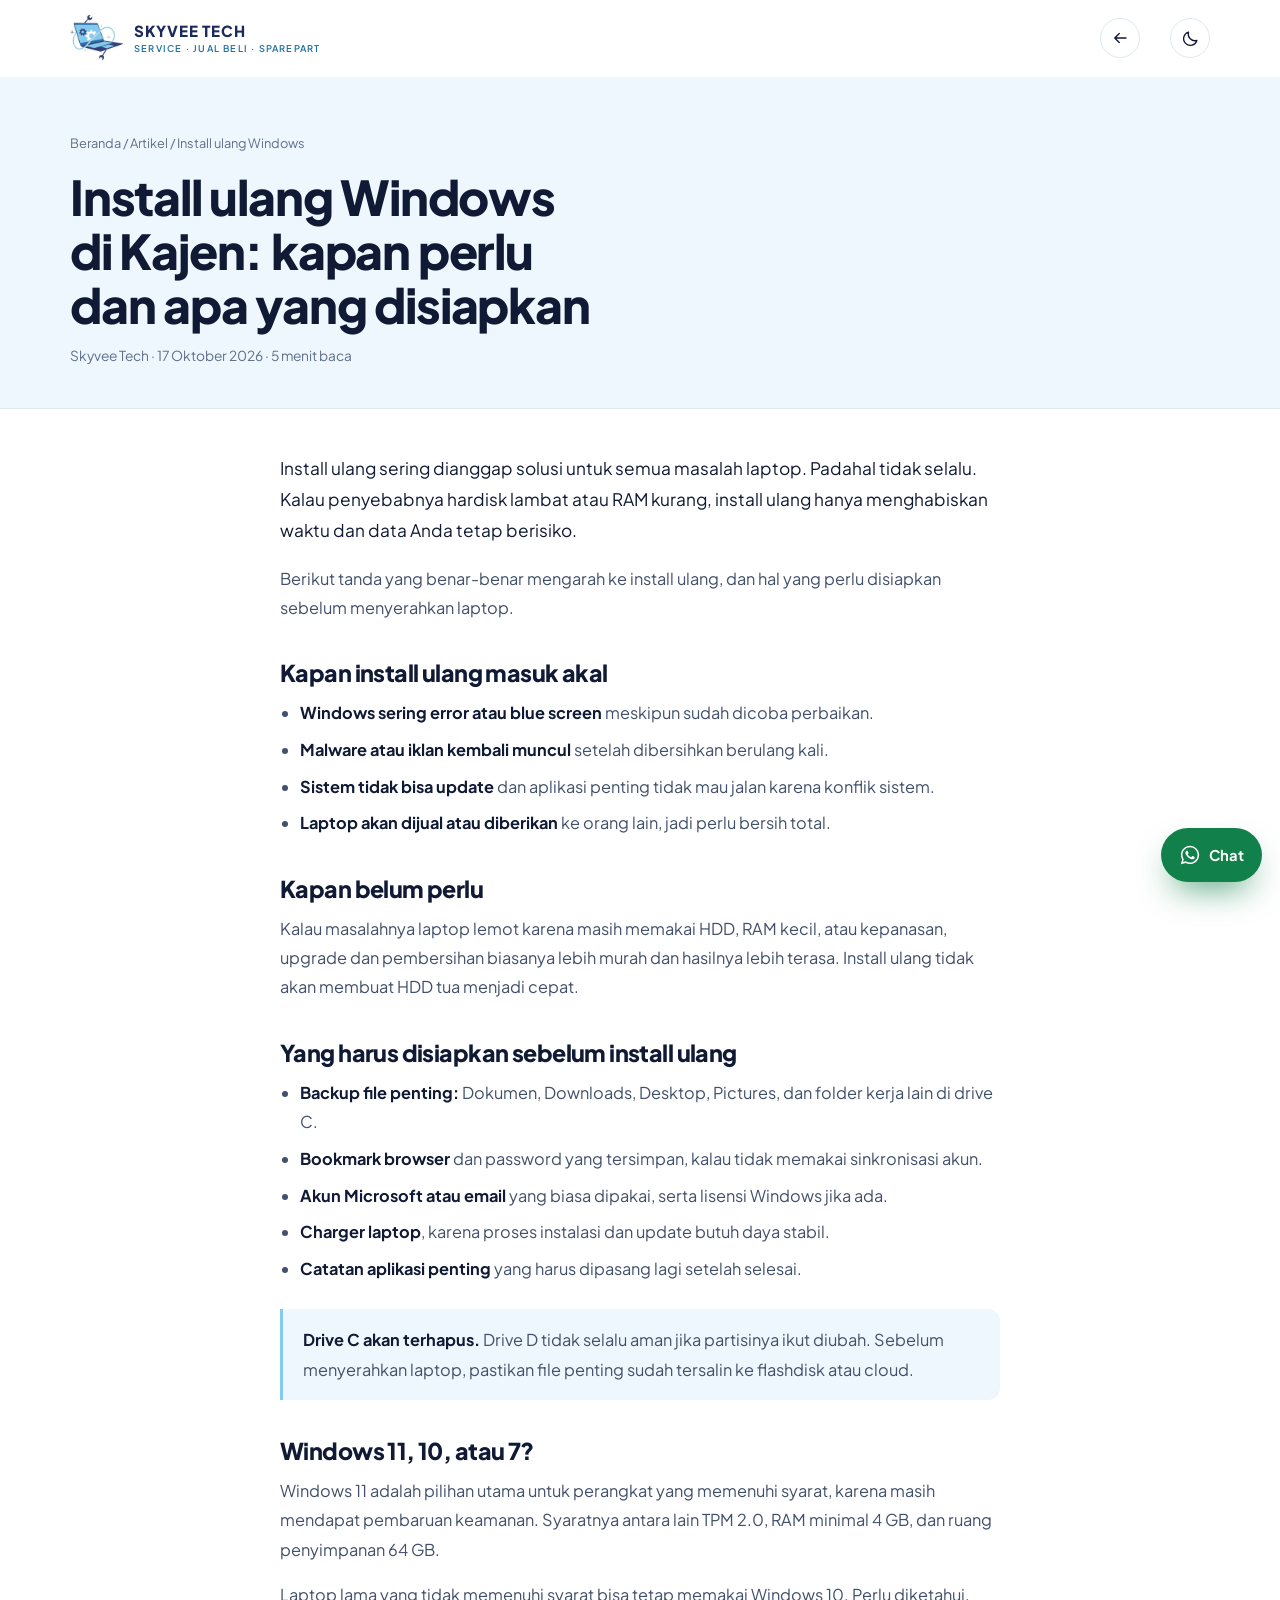
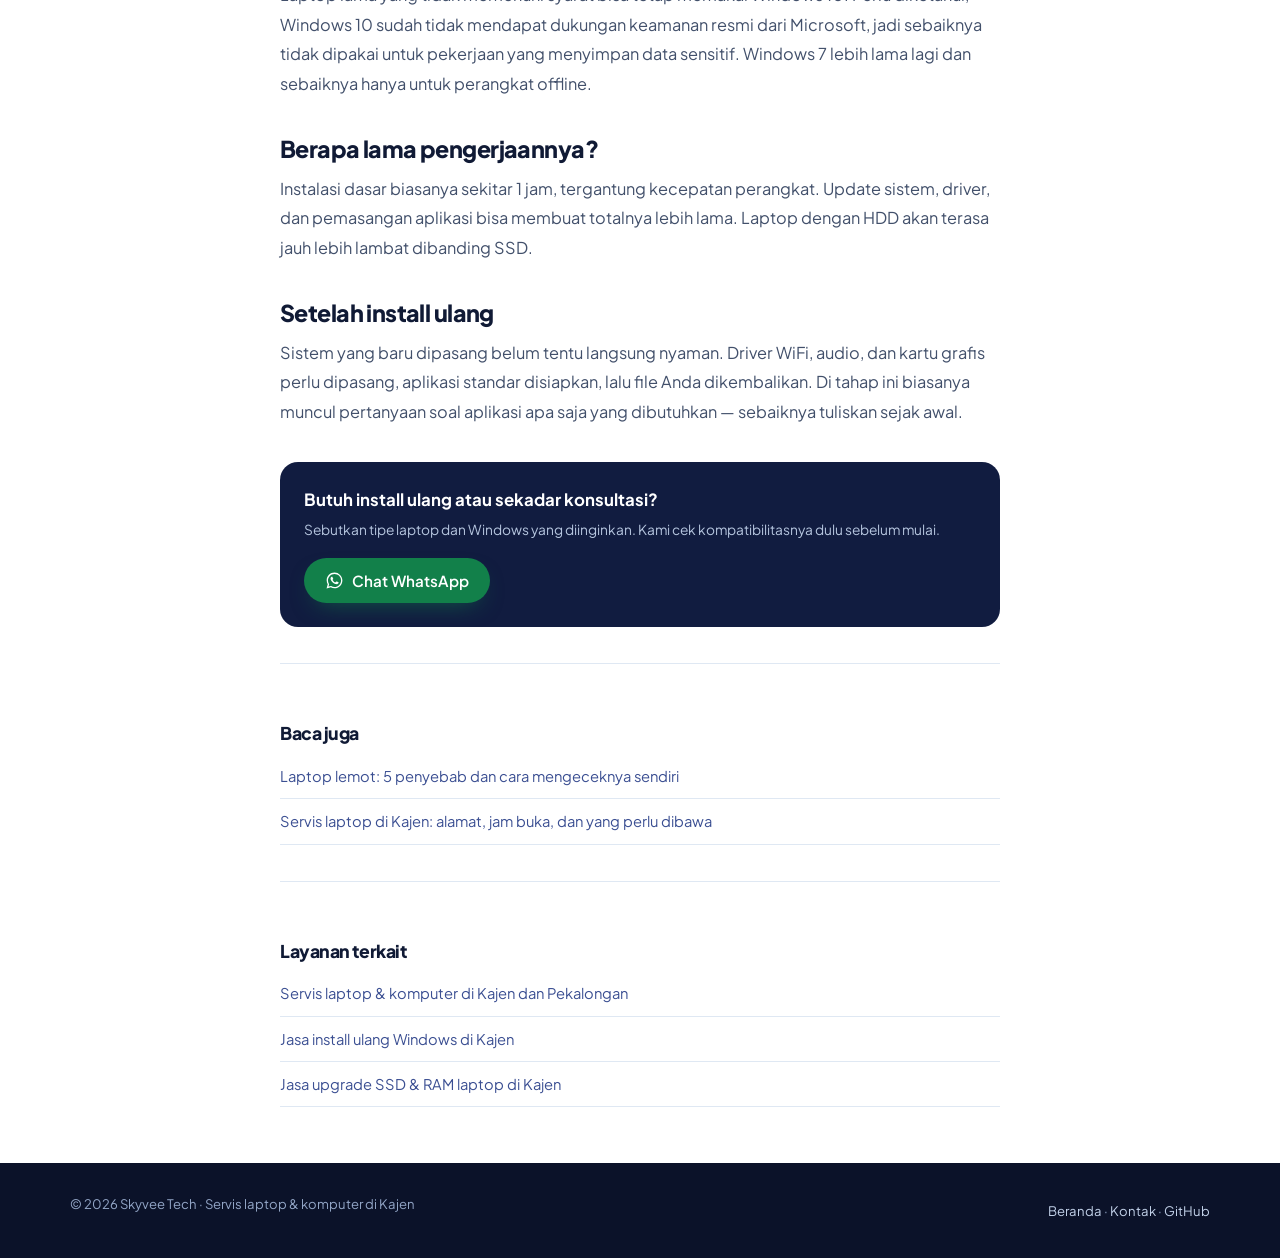
<file: artikel/install-ulang-windows.html>
<!doctype html>
<html lang="id">
<head>
<meta charset="utf-8">
<meta name="viewport" content="width=device-width, initial-scale=1">
<title>Install Ulang Windows di Kajen: Kapan Perlu &amp; Apa Disiapkan</title>
<meta name="description" content="Tanda laptop butuh install ulang Windows, file yang wajib dibackup, pilihan Windows 10/11, dan estimasi waktu di Kajen, Pekalongan.">
<meta name="theme-color" content="#16204a">
<link rel="canonical" href="https://skyveetech.my.id/artikel/install-ulang-windows.html">
<meta property="og:type" content="article">
<meta property="og:site_name" content="Skyvee Tech">
<meta property="og:locale" content="id_ID">
<meta property="og:url" content="https://skyveetech.my.id/artikel/install-ulang-windows.html">
<meta property="og:title" content="Install Ulang Windows di Kajen: Kapan Perlu &amp; Apa Disiapkan">
<meta property="og:description" content="Tanda laptop butuh install ulang, file yang wajib dibackup, dan estimasi waktu di Kajen, Pekalongan.">
<meta property="og:image" content="https://skyveetech.my.id/assets/img/og.jpg?v=12">
<link rel="icon" href="../assets/favicon.svg" type="image/svg+xml">
<link rel="apple-touch-icon" href="../assets/apple-touch-icon.png">
<link rel="preload" href="../assets/fonts/plus-jakarta-sans-latin.woff2" as="font" type="font/woff2" crossorigin>
<script>
(function () {
  var theme;
  try { theme = localStorage.getItem('theme'); } catch (e) {}
  if (theme !== 'dark' && theme !== 'light') {
    theme = window.matchMedia('(prefers-color-scheme: dark)').matches ? 'dark' : 'light';
  }
  document.documentElement.setAttribute('data-theme', theme);
})();
</script>
<link rel="stylesheet" href="../assets/css/style.css">
<script>document.documentElement.classList.add('js');</script>
<script type="application/ld+json">
{
  "@context": "https://schema.org",
  "@type": "BlogPosting",
  "headline": "Install Ulang Windows: Kapan Perlu dan Apa yang Harus Disiapkan",
  "description": "Tanda laptop benar-benar butuh install ulang, file yang wajib dibackup, pilihan Windows, dan estimasi waktunya.",
  "datePublished": "2026-10-17",
  "dateModified": "2026-10-17",
  "author": { "@type": "Organization", "name": "Skyvee Tech" },
  "publisher": { "@type": "Organization", "name": "Skyvee Tech" }
}
</script>
<script type="application/ld+json">
{
  "@context": "https://schema.org",
  "@type": "BreadcrumbList",
  "itemListElement": [
    { "@type": "ListItem", "position": 1, "name": "Beranda", "item": "https://skyveetech.my.id/" },
    { "@type": "ListItem", "position": 2, "name": "Artikel", "item": "https://skyveetech.my.id/#artikel" },
    { "@type": "ListItem", "position": 3, "name": "Install Ulang Windows di Kajen", "item": "https://skyveetech.my.id/artikel/install-ulang-windows.html" }
  ]
}
</script>
</head>
<body>
<header class="site-header" id="site-header">
  <div class="wrap header-inner">
    <a class="brand" href="../index.html" aria-label="Skyvee Tech — beranda">
      <img id="brand-mark" src="../assets/img/logo-mark.webp" data-light="../assets/img/logo-mark.webp" data-dark="../assets/img/logo-mark-dark.webp" alt="" width="277" height="240">
      <script>
        if (document.documentElement.getAttribute('data-theme') === 'dark') {
          document.getElementById('brand-mark').src = '../assets/img/logo-mark-dark.webp';
        }
      </script>
      <span class="brand-text">
        <strong>Skyvee Tech</strong>
        <small>Service · Jual Beli · Sparepart</small>
      </span>
    </a>
    <a class="article-back" href="../index.html" aria-label="Kembali ke beranda">
      <svg class="icon" aria-hidden="true"><use href="#i-arrow-left"></use></svg>
    </a>
    <button class="theme-toggle" type="button" aria-label="Aktifkan mode gelap" title="Mode gelap">
      <svg class="icon" aria-hidden="true"><use href="#i-moon"></use></svg>
    </button>
  </div>
</header>

<main>
  <div class="article-hero">
    <div class="wrap">
      <p class="article-crumbs"><a href="../index.html">Beranda</a> / <a href="../index.html#artikel">Artikel</a> / Install ulang Windows</p>
      <h1>Install ulang Windows di Kajen: kapan perlu dan apa yang disiapkan</h1>
      <p class="article-meta">Skyvee Tech · 17 Oktober 2026 · 5 menit baca</p>
    </div>
  </div>

  <article class="article-body">
    <p>Install ulang sering dianggap solusi untuk semua masalah laptop. Padahal tidak selalu. Kalau penyebabnya hardisk lambat atau RAM kurang, install ulang hanya menghabiskan waktu dan data Anda tetap berisiko.</p>
    <p>Berikut tanda yang benar-benar mengarah ke install ulang, dan hal yang perlu disiapkan sebelum menyerahkan laptop.</p>

    <h2>Kapan install ulang masuk akal</h2>
    <ul>
      <li><strong>Windows sering error atau blue screen</strong> meskipun sudah dicoba perbaikan.</li>
      <li><strong>Malware atau iklan kembali muncul</strong> setelah dibersihkan berulang kali.</li>
      <li><strong>Sistem tidak bisa update</strong> dan aplikasi penting tidak mau jalan karena konflik sistem.</li>
      <li><strong>Laptop akan dijual atau diberikan</strong> ke orang lain, jadi perlu bersih total.</li>
    </ul>

    <h2>Kapan belum perlu</h2>
    <p>Kalau masalahnya laptop lemot karena masih memakai HDD, RAM kecil, atau kepanasan, upgrade dan pembersihan biasanya lebih murah dan hasilnya lebih terasa. Install ulang tidak akan membuat HDD tua menjadi cepat.</p>

    <h2>Yang harus disiapkan sebelum install ulang</h2>
    <ul>
      <li><strong>Backup file penting:</strong> Dokumen, Downloads, Desktop, Pictures, dan folder kerja lain di drive C.</li>
      <li><strong>Bookmark browser</strong> dan password yang tersimpan, kalau tidak memakai sinkronisasi akun.</li>
      <li><strong>Akun Microsoft atau email</strong> yang biasa dipakai, serta lisensi Windows jika ada.</li>
      <li><strong>Charger laptop</strong>, karena proses instalasi dan update butuh daya stabil.</li>
      <li><strong>Catatan aplikasi penting</strong> yang harus dipasang lagi setelah selesai.</li>
    </ul>

    <div class="callout">
      <p><strong>Drive C akan terhapus.</strong> Drive D tidak selalu aman jika partisinya ikut diubah. Sebelum menyerahkan laptop, pastikan file penting sudah tersalin ke flashdisk atau cloud.</p>
    </div>

    <h2>Windows 11, 10, atau 7?</h2>
    <p>Windows 11 adalah pilihan utama untuk perangkat yang memenuhi syarat, karena masih mendapat pembaruan keamanan. Syaratnya antara lain TPM 2.0, RAM minimal 4 GB, dan ruang penyimpanan 64 GB.</p>
    <p>Laptop lama yang tidak memenuhi syarat bisa tetap memakai Windows 10. Perlu diketahui, Windows 10 sudah tidak mendapat dukungan keamanan resmi dari Microsoft, jadi sebaiknya tidak dipakai untuk pekerjaan yang menyimpan data sensitif. Windows 7 lebih lama lagi dan sebaiknya hanya untuk perangkat offline.</p>

    <h2>Berapa lama pengerjaannya?</h2>
    <p>Instalasi dasar biasanya sekitar 1 jam, tergantung kecepatan perangkat. Update sistem, driver, dan pemasangan aplikasi bisa membuat totalnya lebih lama. Laptop dengan HDD akan terasa jauh lebih lambat dibanding SSD.</p>

    <h2>Setelah install ulang</h2>
    <p>Sistem yang baru dipasang belum tentu langsung nyaman. Driver WiFi, audio, dan kartu grafis perlu dipasang, aplikasi standar disiapkan, lalu file Anda dikembalikan. Di tahap ini biasanya muncul pertanyaan soal aplikasi apa saja yang dibutuhkan — sebaiknya tuliskan sejak awal.</p>

    <div class="article-cta">
      <div>
        <strong>Butuh install ulang atau sekadar konsultasi?</strong>
        <p>Sebutkan tipe laptop dan Windows yang diinginkan. Kami cek kompatibilitasnya dulu sebelum mulai.</p>
      </div>
      <a class="btn btn-wa" href="https://wa.me/6285641388709?text=Halo%20Skyvee%20Tech%2C%20saya%20mau%20tanya%20install%20ulang%20Windows.%20Laptop%20saya%3A%20" target="_blank" rel="noopener">
        <svg class="icon" aria-hidden="true"><use href="#i-wa"></use></svg>
        Chat WhatsApp
      </a>
    </div>

    <div class="article-related">
      <h2>Baca juga</h2>
      <a href="laptop-lemot.html">Laptop lemot: 5 penyebab dan cara mengeceknya sendiri</a>
      <a href="servis-laptop-kajen.html">Servis laptop di Kajen: alamat, jam buka, dan yang perlu dibawa</a>
    </div>

    <div class="article-related">
      <h2>Layanan terkait</h2>
      <a href="../servis-laptop-pekalongan.html">Servis laptop &amp; komputer di Kajen dan Pekalongan</a>
      <a href="../install-ulang-windows-kajen.html">Jasa install ulang Windows di Kajen</a>
      <a href="../upgrade-ssd-ram-kajen.html">Jasa upgrade SSD &amp; RAM laptop di Kajen</a>
    </div>
  </article>
</main>

<footer class="article-footer">
  <div class="wrap">
    <p>© 2026 Skyvee Tech · Servis laptop &amp; komputer di Kajen</p>
    <p><a href="../index.html">Beranda</a> · <a href="../index.html#kontak">Kontak</a> · <a href="https://github.com/Skyvee-Tech" target="_blank" rel="noopener">GitHub</a></p>
  </div>
</footer>

<a class="wa-float" href="https://wa.me/6285641388709?text=Halo%20Skyvee%20Tech%2C%20saya%20mau%20tanya%20soal%20servis." target="_blank" rel="noopener" aria-label="Chat WhatsApp Skyvee Tech">
  <svg class="icon" aria-hidden="true"><use href="#i-wa"></use></svg>
  <span>Chat</span>
</a>

<svg xmlns="http://www.w3.org/2000/svg" class="sprite" aria-hidden="true" focusable="false">
  <symbol id="i-wa" viewBox="0 0 24 24"><path fill="currentColor" d="M12.04 2C6.58 2 2.13 6.45 2.13 11.91c0 1.75.46 3.45 1.32 4.95L2 22l5.25-1.38a9.9 9.9 0 0 0 4.79 1.22h.01c5.46 0 9.9-4.45 9.9-9.91 0-2.65-1.03-5.14-2.9-7.01A9.82 9.82 0 0 0 12.04 2Zm0 18.15h-.01a8.2 8.2 0 0 1-4.19-1.15l-.3-.18-3.12.82.83-3.04-.2-.31a8.2 8.2 0 0 1-1.26-4.38c0-4.54 3.7-8.24 8.25-8.24 2.2 0 4.27.86 5.83 2.42a8.18 8.18 0 0 1 2.41 5.83c0 4.54-3.7 8.23-8.24 8.23Zm4.52-6.16c-.25-.12-1.47-.72-1.69-.81-.23-.08-.39-.12-.56.13-.17.24-.64.8-.78.97-.15.17-.29.19-.54.06-.25-.12-1.05-.39-1.99-1.23-.74-.66-1.23-1.47-1.38-1.72-.14-.25-.01-.38.11-.51.11-.11.25-.29.37-.43.12-.14.17-.25.25-.41.08-.17.04-.31-.02-.43-.06-.12-.56-1.34-.76-1.84-.2-.48-.41-.42-.56-.43h-.48c-.17 0-.43.06-.66.31-.22.25-.86.85-.86 2.07 0 1.22.89 2.4 1.01 2.56.12.17 1.75 2.67 4.23 3.74.59.26 1.05.41 1.41.52.59.19 1.13.16 1.56.1.48-.07 1.47-.6 1.68-1.18.21-.58.21-1.07.15-1.18-.06-.1-.23-.16-.48-.29Z"/></symbol>
  <symbol id="i-arrow-left" viewBox="0 0 24 24"><path fill="none" stroke="currentColor" stroke-width="1.8" stroke-linecap="round" stroke-linejoin="round" d="M20 12H5m6 6-6-6 6-6"/></symbol>
  <symbol id="i-moon" viewBox="0 0 24 24"><path fill="none" stroke="currentColor" stroke-width="1.7" stroke-linecap="round" stroke-linejoin="round" d="M20 14.5A8.5 8.5 0 0 1 9.5 4a8.5 8.5 0 1 0 10.5 10.5Z"/></symbol>
  <symbol id="i-sun" viewBox="0 0 24 24"><circle cx="12" cy="12" r="4.2" fill="none" stroke="currentColor" stroke-width="1.7"/><path fill="none" stroke="currentColor" stroke-width="1.7" stroke-linecap="round" d="M12 3v2M12 19v2M3 12h2M19 12h2M5.6 5.6 7 7M17 17l1.4 1.4M18.4 5.6 17 7M7 17l-1.4 1.4"/></symbol>
</svg>

<script src="../assets/js/main.js" defer></script>
</body>
</html>
</file>
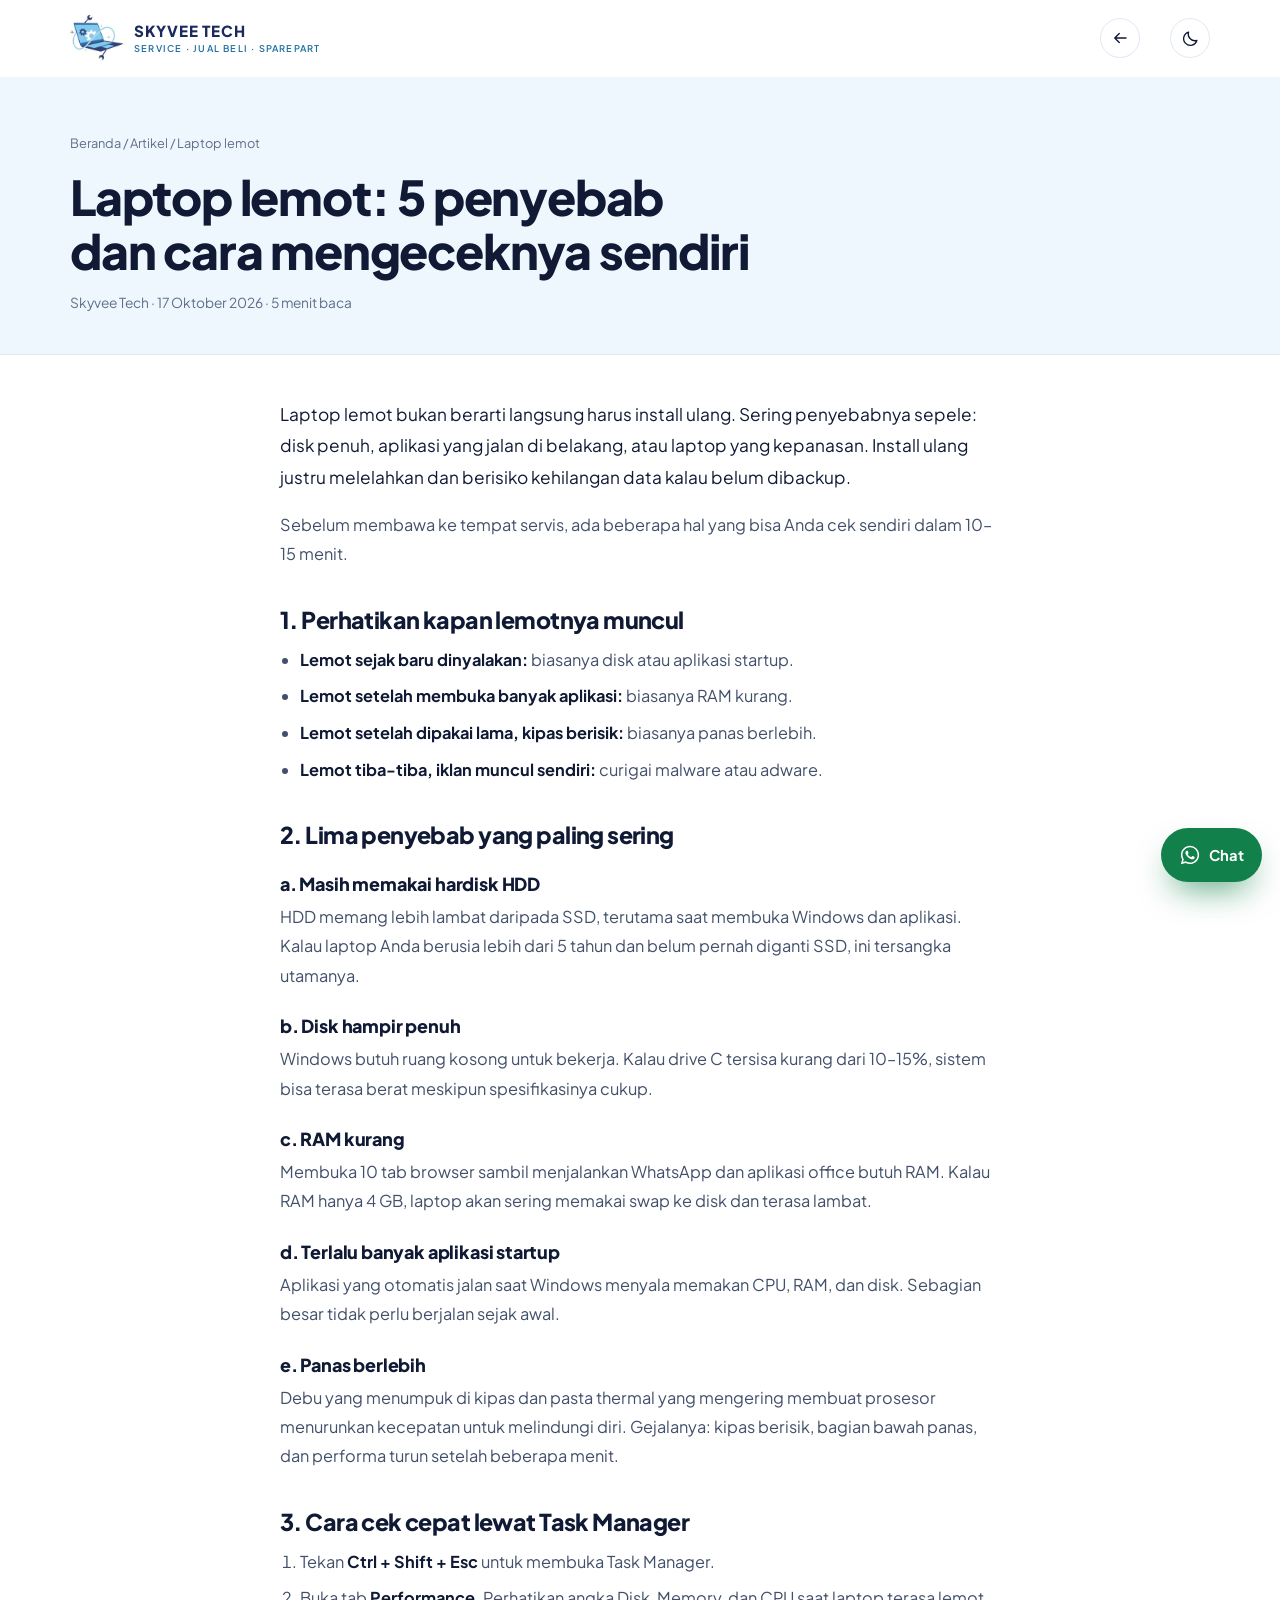
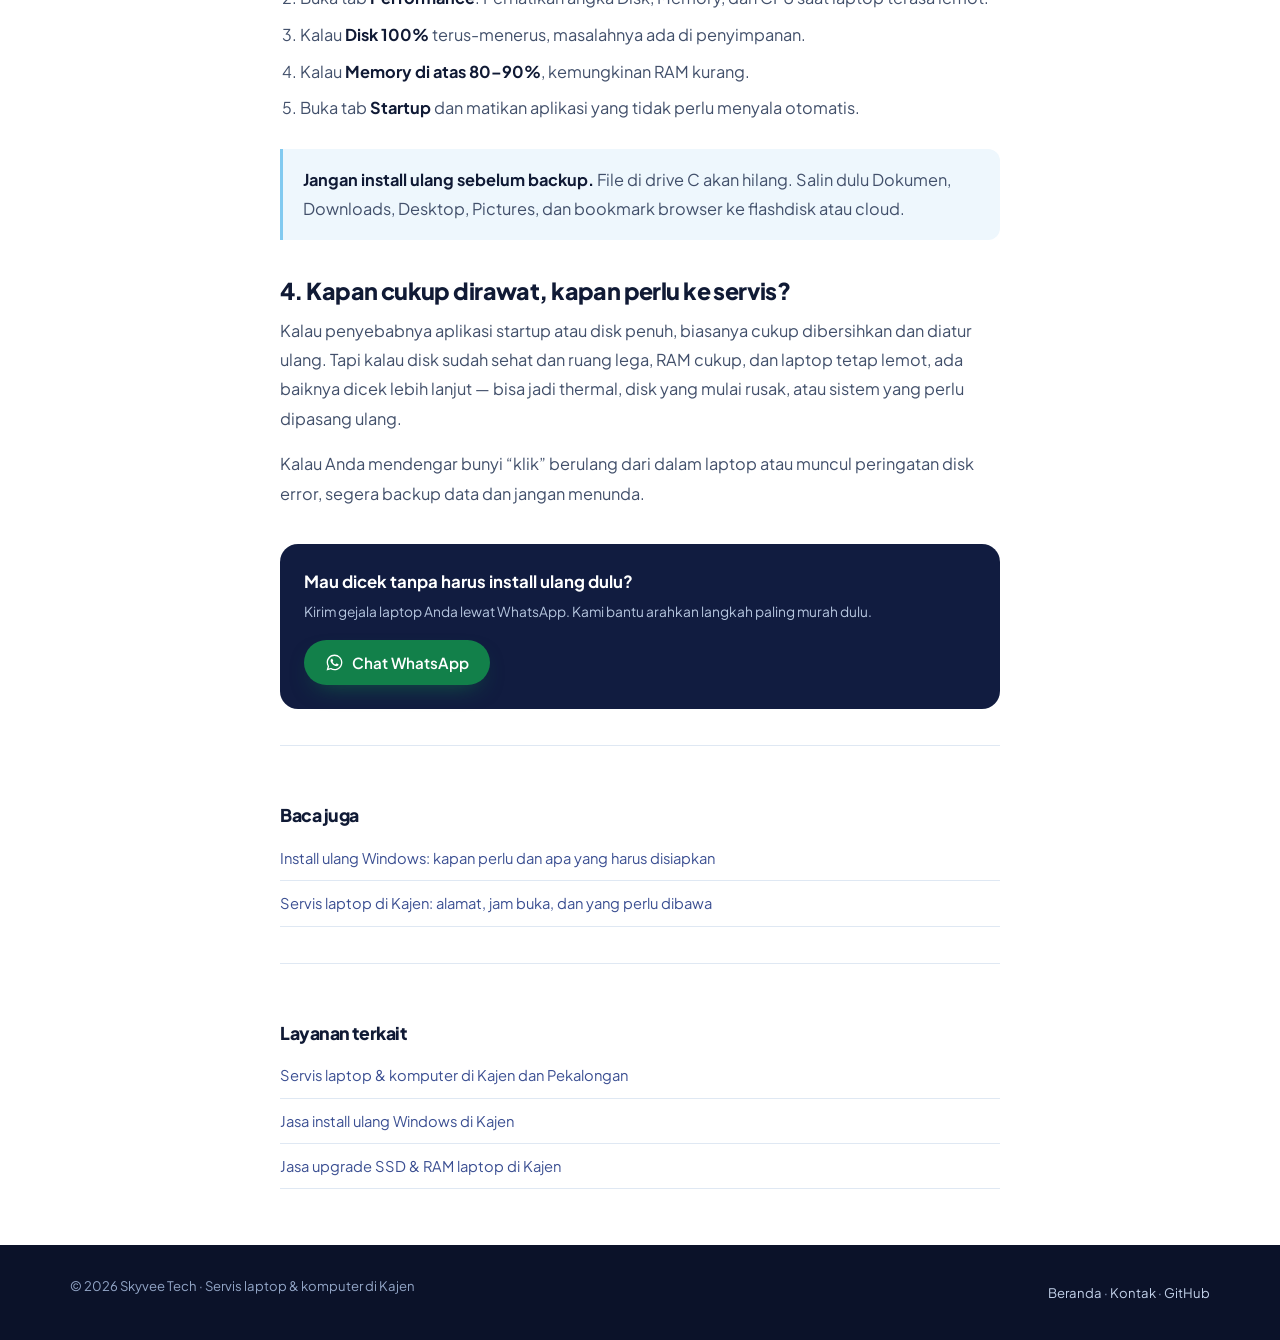
<file: artikel/laptop-lemot.html>
<!doctype html>
<html lang="id">
<head>
<meta charset="utf-8">
<meta name="viewport" content="width=device-width, initial-scale=1">
<title>Laptop Lemot: 5 Penyebab &amp; Cara Mengeceknya Sendiri</title>
<meta name="description" content="Laptop lemot bukan selalu harus install ulang. Cek disk, RAM, aplikasi startup, suhu, dan malware dulu dengan langkah sederhana ini.">
<meta name="theme-color" content="#16204a">
<link rel="canonical" href="https://skyveetech.my.id/artikel/laptop-lemot.html">
<meta property="og:type" content="article">
<meta property="og:site_name" content="Skyvee Tech">
<meta property="og:locale" content="id_ID">
<meta property="og:url" content="https://skyveetech.my.id/artikel/laptop-lemot.html">
<meta property="og:title" content="Laptop Lemot: 5 Penyebab dan Cara Mengeceknya Sendiri">
<meta property="og:description" content="Sebelum memutuskan install ulang, cek dulu lima penyebab paling umum laptop lemot.">
<meta property="og:image" content="https://skyveetech.my.id/assets/img/og.jpg?v=12">
<link rel="icon" href="../assets/favicon.svg" type="image/svg+xml">
<link rel="apple-touch-icon" href="../assets/apple-touch-icon.png">
<link rel="preload" href="../assets/fonts/plus-jakarta-sans-latin.woff2" as="font" type="font/woff2" crossorigin>
<script>
(function () {
  var theme;
  try { theme = localStorage.getItem('theme'); } catch (e) {}
  if (theme !== 'dark' && theme !== 'light') {
    theme = window.matchMedia('(prefers-color-scheme: dark)').matches ? 'dark' : 'light';
  }
  document.documentElement.setAttribute('data-theme', theme);
})();
</script>
<link rel="stylesheet" href="../assets/css/style.css">
<script>document.documentElement.classList.add('js');</script>
<script type="application/ld+json">
{
  "@context": "https://schema.org",
  "@type": "BlogPosting",
  "headline": "Laptop Lemot: 5 Penyebab dan Cara Mengeceknya Sendiri",
  "description": "Laptop lemot bukan selalu harus install ulang. Cek disk, RAM, aplikasi startup, suhu, dan malware dulu.",
  "datePublished": "2026-10-17",
  "dateModified": "2026-10-17",
  "author": { "@type": "Organization", "name": "Skyvee Tech" },
  "publisher": { "@type": "Organization", "name": "Skyvee Tech" }
}
</script>
<script type="application/ld+json">
{
  "@context": "https://schema.org",
  "@type": "BreadcrumbList",
  "itemListElement": [
    { "@type": "ListItem", "position": 1, "name": "Beranda", "item": "https://skyveetech.my.id/" },
    { "@type": "ListItem", "position": 2, "name": "Artikel", "item": "https://skyveetech.my.id/#artikel" },
    { "@type": "ListItem", "position": 3, "name": "Laptop Lemot", "item": "https://skyveetech.my.id/artikel/laptop-lemot.html" }
  ]
}
</script>
</head>
<body>
<header class="site-header" id="site-header">
  <div class="wrap header-inner">
    <a class="brand" href="../index.html" aria-label="Skyvee Tech — beranda">
      <img id="brand-mark" src="../assets/img/logo-mark.webp" data-light="../assets/img/logo-mark.webp" data-dark="../assets/img/logo-mark-dark.webp" alt="" width="277" height="240">
      <script>
        if (document.documentElement.getAttribute('data-theme') === 'dark') {
          document.getElementById('brand-mark').src = '../assets/img/logo-mark-dark.webp';
        }
      </script>
      <span class="brand-text">
        <strong>Skyvee Tech</strong>
        <small>Service · Jual Beli · Sparepart</small>
      </span>
    </a>
    <a class="article-back" href="../index.html" aria-label="Kembali ke beranda">
      <svg class="icon" aria-hidden="true"><use href="#i-arrow-left"></use></svg>
    </a>
    <button class="theme-toggle" type="button" aria-label="Aktifkan mode gelap" title="Mode gelap">
      <svg class="icon" aria-hidden="true"><use href="#i-moon"></use></svg>
    </button>
  </div>
</header>

<main>
  <div class="article-hero">
    <div class="wrap">
      <p class="article-crumbs"><a href="../index.html">Beranda</a> / <a href="../index.html#artikel">Artikel</a> / Laptop lemot</p>
      <h1>Laptop lemot: 5 penyebab dan cara mengeceknya sendiri</h1>
      <p class="article-meta">Skyvee Tech · 17 Oktober 2026 · 5 menit baca</p>
    </div>
  </div>

  <article class="article-body">
    <p>Laptop lemot bukan berarti langsung harus install ulang. Sering penyebabnya sepele: disk penuh, aplikasi yang jalan di belakang, atau laptop yang kepanasan. Install ulang justru melelahkan dan berisiko kehilangan data kalau belum dibackup.</p>
    <p>Sebelum membawa ke tempat servis, ada beberapa hal yang bisa Anda cek sendiri dalam 10–15 menit.</p>

    <h2>1. Perhatikan kapan lemotnya muncul</h2>
    <ul>
      <li><strong>Lemot sejak baru dinyalakan:</strong> biasanya disk atau aplikasi startup.</li>
      <li><strong>Lemot setelah membuka banyak aplikasi:</strong> biasanya RAM kurang.</li>
      <li><strong>Lemot setelah dipakai lama, kipas berisik:</strong> biasanya panas berlebih.</li>
      <li><strong>Lemot tiba-tiba, iklan muncul sendiri:</strong> curigai malware atau adware.</li>
    </ul>

    <h2>2. Lima penyebab yang paling sering</h2>
    <h3>a. Masih memakai hardisk HDD</h3>
    <p>HDD memang lebih lambat daripada SSD, terutama saat membuka Windows dan aplikasi. Kalau laptop Anda berusia lebih dari 5 tahun dan belum pernah diganti SSD, ini tersangka utamanya.</p>

    <h3>b. Disk hampir penuh</h3>
    <p>Windows butuh ruang kosong untuk bekerja. Kalau drive C tersisa kurang dari 10–15%, sistem bisa terasa berat meskipun spesifikasinya cukup.</p>

    <h3>c. RAM kurang</h3>
    <p>Membuka 10 tab browser sambil menjalankan WhatsApp dan aplikasi office butuh RAM. Kalau RAM hanya 4 GB, laptop akan sering memakai swap ke disk dan terasa lambat.</p>

    <h3>d. Terlalu banyak aplikasi startup</h3>
    <p>Aplikasi yang otomatis jalan saat Windows menyala memakan CPU, RAM, dan disk. Sebagian besar tidak perlu berjalan sejak awal.</p>

    <h3>e. Panas berlebih</h3>
    <p>Debu yang menumpuk di kipas dan pasta thermal yang mengering membuat prosesor menurunkan kecepatan untuk melindungi diri. Gejalanya: kipas berisik, bagian bawah panas, dan performa turun setelah beberapa menit.</p>

    <h2>3. Cara cek cepat lewat Task Manager</h2>
    <ol>
      <li>Tekan <strong>Ctrl + Shift + Esc</strong> untuk membuka Task Manager.</li>
      <li>Buka tab <strong>Performance</strong>. Perhatikan angka Disk, Memory, dan CPU saat laptop terasa lemot.</li>
      <li>Kalau <strong>Disk 100%</strong> terus-menerus, masalahnya ada di penyimpanan.</li>
      <li>Kalau <strong>Memory di atas 80–90%</strong>, kemungkinan RAM kurang.</li>
      <li>Buka tab <strong>Startup</strong> dan matikan aplikasi yang tidak perlu menyala otomatis.</li>
    </ol>

    <div class="callout">
      <p><strong>Jangan install ulang sebelum backup.</strong> File di drive C akan hilang. Salin dulu Dokumen, Downloads, Desktop, Pictures, dan bookmark browser ke flashdisk atau cloud.</p>
    </div>

    <h2>4. Kapan cukup dirawat, kapan perlu ke servis?</h2>
    <p>Kalau penyebabnya aplikasi startup atau disk penuh, biasanya cukup dibersihkan dan diatur ulang. Tapi kalau disk sudah sehat dan ruang lega, RAM cukup, dan laptop tetap lemot, ada baiknya dicek lebih lanjut — bisa jadi thermal, disk yang mulai rusak, atau sistem yang perlu dipasang ulang.</p>
    <p>Kalau Anda mendengar bunyi “klik” berulang dari dalam laptop atau muncul peringatan disk error, segera backup data dan jangan menunda.</p>

    <div class="article-cta">
      <div>
        <strong>Mau dicek tanpa harus install ulang dulu?</strong>
        <p>Kirim gejala laptop Anda lewat WhatsApp. Kami bantu arahkan langkah paling murah dulu.</p>
      </div>
      <a class="btn btn-wa" href="https://wa.me/6285641388709?text=Halo%20Skyvee%20Tech%2C%20laptop%20saya%20lemot.%20Bisa%20saya%20konsultasikan%3F" target="_blank" rel="noopener">
        <svg class="icon" aria-hidden="true"><use href="#i-wa"></use></svg>
        Chat WhatsApp
      </a>
    </div>

    <div class="article-related">
      <h2>Baca juga</h2>
      <a href="install-ulang-windows.html">Install ulang Windows: kapan perlu dan apa yang harus disiapkan</a>
      <a href="servis-laptop-kajen.html">Servis laptop di Kajen: alamat, jam buka, dan yang perlu dibawa</a>
    </div>

    <div class="article-related">
      <h2>Layanan terkait</h2>
      <a href="../servis-laptop-pekalongan.html">Servis laptop &amp; komputer di Kajen dan Pekalongan</a>
      <a href="../install-ulang-windows-kajen.html">Jasa install ulang Windows di Kajen</a>
      <a href="../upgrade-ssd-ram-kajen.html">Jasa upgrade SSD &amp; RAM laptop di Kajen</a>
    </div>
  </article>
</main>

<footer class="article-footer">
  <div class="wrap">
    <p>© 2026 Skyvee Tech · Servis laptop &amp; komputer di Kajen</p>
    <p><a href="../index.html">Beranda</a> · <a href="../index.html#kontak">Kontak</a> · <a href="https://github.com/Skyvee-Tech" target="_blank" rel="noopener">GitHub</a></p>
  </div>
</footer>

<a class="wa-float" href="https://wa.me/6285641388709?text=Halo%20Skyvee%20Tech%2C%20saya%20mau%20tanya%20soal%20servis." target="_blank" rel="noopener" aria-label="Chat WhatsApp Skyvee Tech">
  <svg class="icon" aria-hidden="true"><use href="#i-wa"></use></svg>
  <span>Chat</span>
</a>

<svg xmlns="http://www.w3.org/2000/svg" class="sprite" aria-hidden="true" focusable="false">
  <symbol id="i-wa" viewBox="0 0 24 24"><path fill="currentColor" d="M12.04 2C6.58 2 2.13 6.45 2.13 11.91c0 1.75.46 3.45 1.32 4.95L2 22l5.25-1.38a9.9 9.9 0 0 0 4.79 1.22h.01c5.46 0 9.9-4.45 9.9-9.91 0-2.65-1.03-5.14-2.9-7.01A9.82 9.82 0 0 0 12.04 2Zm0 18.15h-.01a8.2 8.2 0 0 1-4.19-1.15l-.3-.18-3.12.82.83-3.04-.2-.31a8.2 8.2 0 0 1-1.26-4.38c0-4.54 3.7-8.24 8.25-8.24 2.2 0 4.27.86 5.83 2.42a8.18 8.18 0 0 1 2.41 5.83c0 4.54-3.7 8.23-8.24 8.23Zm4.52-6.16c-.25-.12-1.47-.72-1.69-.81-.23-.08-.39-.12-.56.13-.17.24-.64.8-.78.97-.15.17-.29.19-.54.06-.25-.12-1.05-.39-1.99-1.23-.74-.66-1.23-1.47-1.38-1.72-.14-.25-.01-.38.11-.51.11-.11.25-.29.37-.43.12-.14.17-.25.25-.41.08-.17.04-.31-.02-.43-.06-.12-.56-1.34-.76-1.84-.2-.48-.41-.42-.56-.43h-.48c-.17 0-.43.06-.66.31-.22.25-.86.85-.86 2.07 0 1.22.89 2.4 1.01 2.56.12.17 1.75 2.67 4.23 3.74.59.26 1.05.41 1.41.52.59.19 1.13.16 1.56.1.48-.07 1.47-.6 1.68-1.18.21-.58.21-1.07.15-1.18-.06-.1-.23-.16-.48-.29Z"/></symbol>
  <symbol id="i-arrow-left" viewBox="0 0 24 24"><path fill="none" stroke="currentColor" stroke-width="1.8" stroke-linecap="round" stroke-linejoin="round" d="M20 12H5m6 6-6-6 6-6"/></symbol>
  <symbol id="i-moon" viewBox="0 0 24 24"><path fill="none" stroke="currentColor" stroke-width="1.7" stroke-linecap="round" stroke-linejoin="round" d="M20 14.5A8.5 8.5 0 0 1 9.5 4a8.5 8.5 0 1 0 10.5 10.5Z"/></symbol>
  <symbol id="i-sun" viewBox="0 0 24 24"><circle cx="12" cy="12" r="4.2" fill="none" stroke="currentColor" stroke-width="1.7"/><path fill="none" stroke="currentColor" stroke-width="1.7" stroke-linecap="round" d="M12 3v2M12 19v2M3 12h2M19 12h2M5.6 5.6 7 7M17 17l1.4 1.4M18.4 5.6 17 7M7 17l-1.4 1.4"/></symbol>
</svg>

<script src="../assets/js/main.js" defer></script>
</body>
</html>
</file>
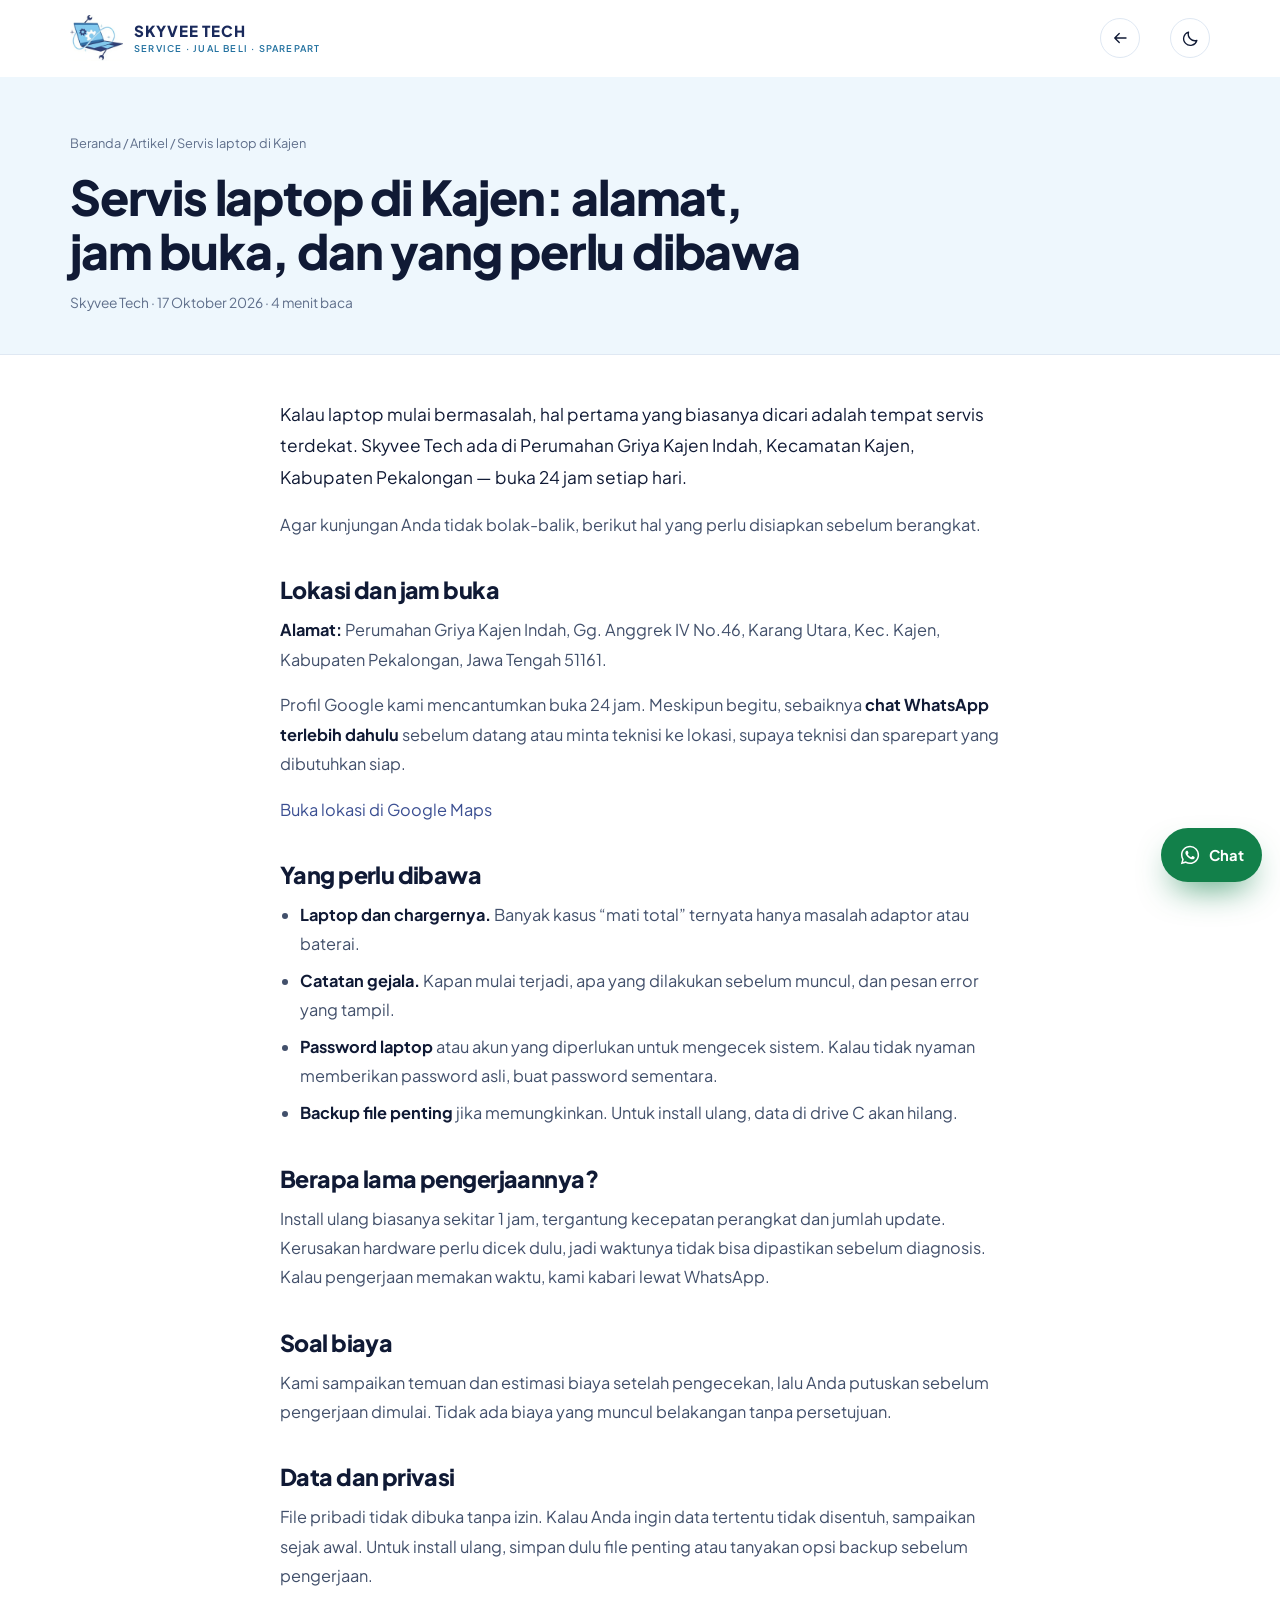
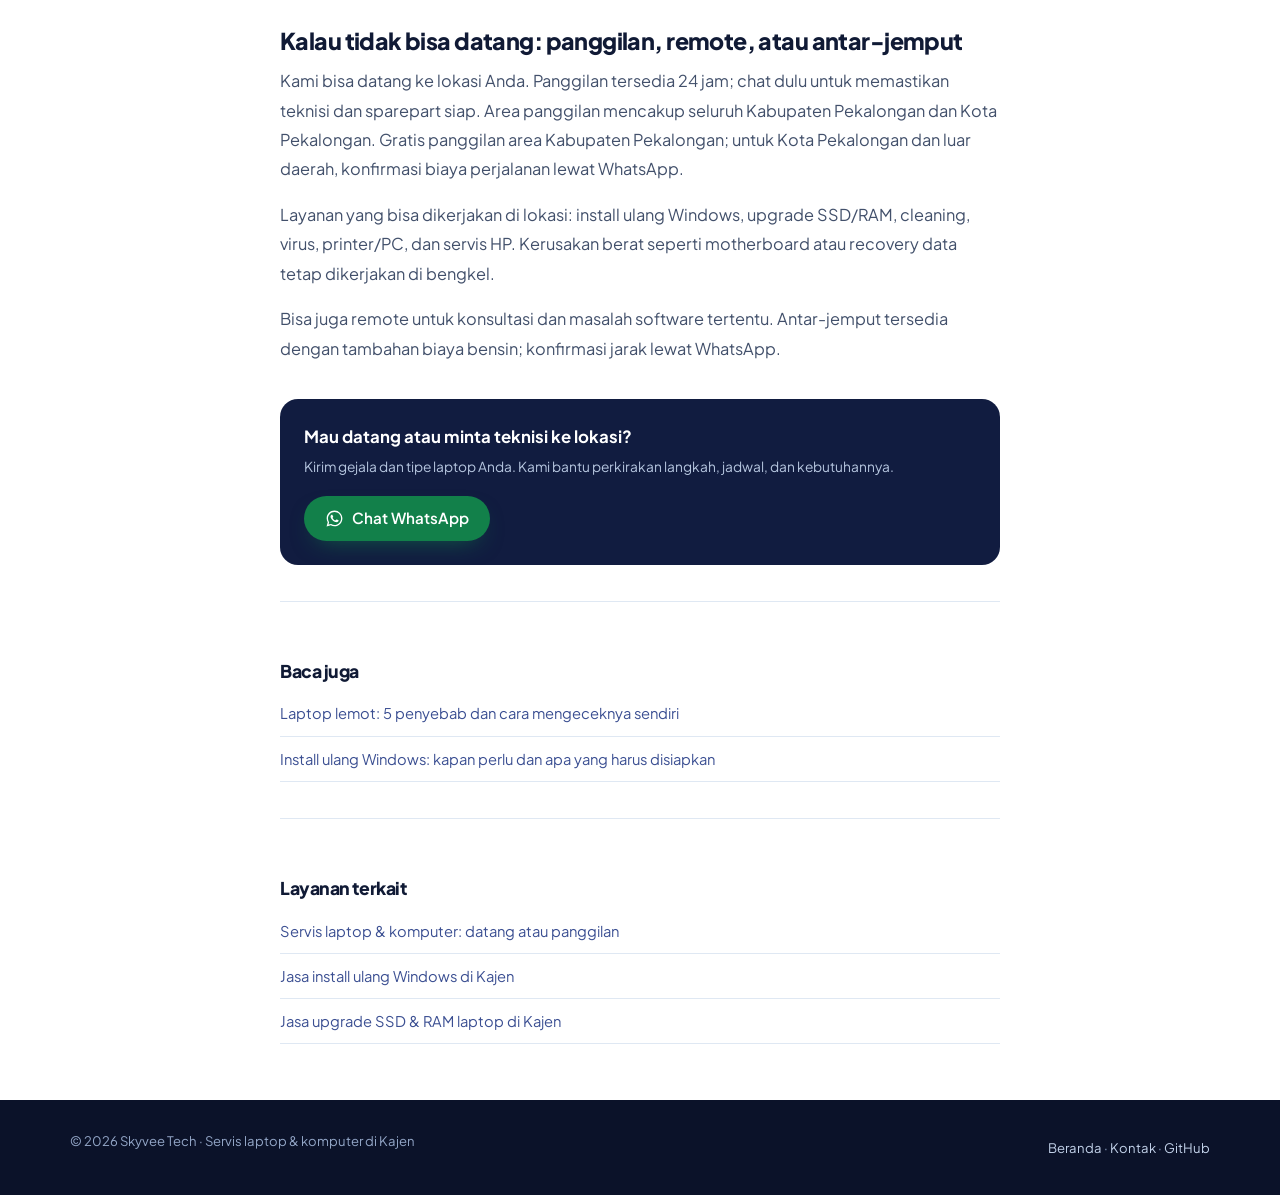
<file: artikel/servis-laptop-kajen.html>
<!doctype html>
<html lang="id">
<head>
<meta charset="utf-8">
<meta name="viewport" content="width=device-width, initial-scale=1">
<title>Servis Laptop di Kajen: Alamat, Jam Buka &amp; yang Perlu Dibawa</title>
<meta name="description" content="Alamat Skyvee Tech di Kajen, jam buka 24 jam, pilihan datang atau panggilan, layanan yang bisa dikerjakan di lokasi, dan yang perlu disiapkan.">
<meta name="theme-color" content="#16204a">
<link rel="canonical" href="https://skyveetech.my.id/artikel/servis-laptop-kajen.html">
<meta property="og:type" content="article">
<meta property="og:site_name" content="Skyvee Tech">
<meta property="og:locale" content="id_ID">
<meta property="og:url" content="https://skyveetech.my.id/artikel/servis-laptop-kajen.html">
<meta property="og:title" content="Servis Laptop di Kajen: Alamat, Jam Buka &amp; yang Perlu Dibawa">
<meta property="og:description" content="Alamat, jam buka, pilihan datang atau panggilan, dan hal yang sebaiknya disiapkan sebelum servis laptop di Kajen.">
<meta property="og:image" content="https://skyveetech.my.id/assets/img/og.jpg?v=12">
<link rel="icon" href="../assets/favicon.svg" type="image/svg+xml">
<link rel="apple-touch-icon" href="../assets/apple-touch-icon.png">
<link rel="preload" href="../assets/fonts/plus-jakarta-sans-latin.woff2" as="font" type="font/woff2" crossorigin>
<script>
(function () {
  var theme;
  try { theme = localStorage.getItem('theme'); } catch (e) {}
  if (theme !== 'dark' && theme !== 'light') {
    theme = window.matchMedia('(prefers-color-scheme: dark)').matches ? 'dark' : 'light';
  }
  document.documentElement.setAttribute('data-theme', theme);
})();
</script>
<link rel="stylesheet" href="../assets/css/style.css">
<script>document.documentElement.classList.add('js');</script>
<script type="application/ld+json">
{
  "@context": "https://schema.org",
  "@type": "BlogPosting",
  "headline": "Servis Laptop di Kajen: Alamat, Jam Buka & yang Perlu Dibawa",
  "description": "Alamat, jam buka, pilihan datang atau panggilan, layanan yang bisa dikerjakan di lokasi, dan hal yang sebaiknya disiapkan sebelum servis laptop di Kajen.",
  "datePublished": "2026-10-17",
  "dateModified": "2026-10-17",
  "author": { "@type": "Organization", "name": "Skyvee Tech" },
  "publisher": { "@type": "Organization", "name": "Skyvee Tech" }
}
</script>
<script type="application/ld+json">
{
  "@context": "https://schema.org",
  "@type": "BreadcrumbList",
  "itemListElement": [
    { "@type": "ListItem", "position": 1, "name": "Beranda", "item": "https://skyveetech.my.id/" },
    { "@type": "ListItem", "position": 2, "name": "Artikel", "item": "https://skyveetech.my.id/#artikel" },
    { "@type": "ListItem", "position": 3, "name": "Servis Laptop di Kajen", "item": "https://skyveetech.my.id/artikel/servis-laptop-kajen.html" }
  ]
}
</script>
</head>
<body>
<header class="site-header" id="site-header">
  <div class="wrap header-inner">
    <a class="brand" href="../index.html" aria-label="Skyvee Tech — beranda">
      <img id="brand-mark" src="../assets/img/logo-mark.webp" data-light="../assets/img/logo-mark.webp" data-dark="../assets/img/logo-mark-dark.webp" alt="" width="277" height="240">
      <script>
        if (document.documentElement.getAttribute('data-theme') === 'dark') {
          document.getElementById('brand-mark').src = '../assets/img/logo-mark-dark.webp';
        }
      </script>
      <span class="brand-text">
        <strong>Skyvee Tech</strong>
        <small>Service · Jual Beli · Sparepart</small>
      </span>
    </a>
    <a class="article-back" href="../index.html" aria-label="Kembali ke beranda">
      <svg class="icon" aria-hidden="true"><use href="#i-arrow-left"></use></svg>
    </a>
    <button class="theme-toggle" type="button" aria-label="Aktifkan mode gelap" title="Mode gelap">
      <svg class="icon" aria-hidden="true"><use href="#i-moon"></use></svg>
    </button>
  </div>
</header>

<main>
  <div class="article-hero">
    <div class="wrap">
      <p class="article-crumbs"><a href="../index.html">Beranda</a> / <a href="../index.html#artikel">Artikel</a> / Servis laptop di Kajen</p>
      <h1>Servis laptop di Kajen: alamat, jam buka, dan yang perlu dibawa</h1>
      <p class="article-meta">Skyvee Tech · 17 Oktober 2026 · 4 menit baca</p>
    </div>
  </div>

  <article class="article-body">
    <p>Kalau laptop mulai bermasalah, hal pertama yang biasanya dicari adalah tempat servis terdekat. Skyvee Tech ada di Perumahan Griya Kajen Indah, Kecamatan Kajen, Kabupaten Pekalongan — buka 24 jam setiap hari.</p>
    <p>Agar kunjungan Anda tidak bolak-balik, berikut hal yang perlu disiapkan sebelum berangkat.</p>

    <h2>Lokasi dan jam buka</h2>
    <p><strong>Alamat:</strong> Perumahan Griya Kajen Indah, Gg. Anggrek IV No.46, Karang Utara, Kec. Kajen, Kabupaten Pekalongan, Jawa Tengah 51161.</p>
    <p>Profil Google kami mencantumkan buka 24 jam. Meskipun begitu, sebaiknya <strong>chat WhatsApp terlebih dahulu</strong> sebelum datang atau minta teknisi ke lokasi, supaya teknisi dan sparepart yang dibutuhkan siap.</p>
    <p><a href="https://www.google.com/maps/search/?api=1&amp;query=Skyvee+Tech+Kajen+Pekalongan&amp;query_place_id=ChIJJSBLtusfcC4RGG9JkR40iiA" target="_blank" rel="noopener">Buka lokasi di Google Maps</a></p>

    <h2>Yang perlu dibawa</h2>
    <ul>
      <li><strong>Laptop dan chargernya.</strong> Banyak kasus “mati total” ternyata hanya masalah adaptor atau baterai.</li>
      <li><strong>Catatan gejala.</strong> Kapan mulai terjadi, apa yang dilakukan sebelum muncul, dan pesan error yang tampil.</li>
      <li><strong>Password laptop</strong> atau akun yang diperlukan untuk mengecek sistem. Kalau tidak nyaman memberikan password asli, buat password sementara.</li>
      <li><strong>Backup file penting</strong> jika memungkinkan. Untuk install ulang, data di drive C akan hilang.</li>
    </ul>

    <h2>Berapa lama pengerjaannya?</h2>
    <p>Install ulang biasanya sekitar 1 jam, tergantung kecepatan perangkat dan jumlah update. Kerusakan hardware perlu dicek dulu, jadi waktunya tidak bisa dipastikan sebelum diagnosis. Kalau pengerjaan memakan waktu, kami kabari lewat WhatsApp.</p>

    <h2>Soal biaya</h2>
    <p>Kami sampaikan temuan dan estimasi biaya setelah pengecekan, lalu Anda putuskan sebelum pengerjaan dimulai. Tidak ada biaya yang muncul belakangan tanpa persetujuan.</p>

    <h2>Data dan privasi</h2>
    <p>File pribadi tidak dibuka tanpa izin. Kalau Anda ingin data tertentu tidak disentuh, sampaikan sejak awal. Untuk install ulang, simpan dulu file penting atau tanyakan opsi backup sebelum pengerjaan.</p>

    <h2>Kalau tidak bisa datang: panggilan, remote, atau antar-jemput</h2>
    <p>Kami bisa datang ke lokasi Anda. Panggilan tersedia 24 jam; chat dulu untuk memastikan teknisi dan sparepart siap. Area panggilan mencakup seluruh Kabupaten Pekalongan dan Kota Pekalongan. Gratis panggilan area Kabupaten Pekalongan; untuk Kota Pekalongan dan luar daerah, konfirmasi biaya perjalanan lewat WhatsApp.</p>
    <p>Layanan yang bisa dikerjakan di lokasi: install ulang Windows, upgrade SSD/RAM, cleaning, virus, printer/PC, dan servis HP. Kerusakan berat seperti motherboard atau recovery data tetap dikerjakan di bengkel.</p>
    <p>Bisa juga remote untuk konsultasi dan masalah software tertentu. Antar-jemput tersedia dengan tambahan biaya bensin; konfirmasi jarak lewat WhatsApp.</p>

    <div class="article-cta">
      <div>
        <strong>Mau datang atau minta teknisi ke lokasi?</strong>
        <p>Kirim gejala dan tipe laptop Anda. Kami bantu perkirakan langkah, jadwal, dan kebutuhannya.</p>
      </div>
      <a class="btn btn-wa" href="https://wa.me/6285641388709?text=Halo%20Skyvee%20Tech%2C%20saya%20mau%20servis.%20Datang%20atau%20panggilan%3F%20Laptop%20saya%3A%20" target="_blank" rel="noopener">
        <svg class="icon" aria-hidden="true"><use href="#i-wa"></use></svg>
        Chat WhatsApp
      </a>
    </div>

    <div class="article-related">
      <h2>Baca juga</h2>
      <a href="laptop-lemot.html">Laptop lemot: 5 penyebab dan cara mengeceknya sendiri</a>
      <a href="install-ulang-windows.html">Install ulang Windows: kapan perlu dan apa yang harus disiapkan</a>
    </div>

    <div class="article-related">
      <h2>Layanan terkait</h2>
      <a href="../servis-laptop-pekalongan.html">Servis laptop &amp; komputer: datang atau panggilan</a>
      <a href="../install-ulang-windows-kajen.html">Jasa install ulang Windows di Kajen</a>
      <a href="../upgrade-ssd-ram-kajen.html">Jasa upgrade SSD &amp; RAM laptop di Kajen</a>
    </div>
  </article>
</main>

<footer class="article-footer">
  <div class="wrap">
    <p>© 2026 Skyvee Tech · Servis laptop &amp; komputer di Kajen</p>
    <p><a href="../index.html">Beranda</a> · <a href="../index.html#kontak">Kontak</a> · <a href="https://github.com/Skyvee-Tech" target="_blank" rel="noopener">GitHub</a></p>
  </div>
</footer>

<a class="wa-float" href="https://wa.me/6285641388709?text=Halo%20Skyvee%20Tech%2C%20saya%20mau%20tanya%20soal%20servis." target="_blank" rel="noopener" aria-label="Chat WhatsApp Skyvee Tech">
  <svg class="icon" aria-hidden="true"><use href="#i-wa"></use></svg>
  <span>Chat</span>
</a>

<svg xmlns="http://www.w3.org/2000/svg" class="sprite" aria-hidden="true" focusable="false">
  <symbol id="i-wa" viewBox="0 0 24 24"><path fill="currentColor" d="M12.04 2C6.58 2 2.13 6.45 2.13 11.91c0 1.75.46 3.45 1.32 4.95L2 22l5.25-1.38a9.9 9.9 0 0 0 4.79 1.22h.01c5.46 0 9.9-4.45 9.9-9.91 0-2.65-1.03-5.14-2.9-7.01A9.82 9.82 0 0 0 12.04 2Zm0 18.15h-.01a8.2 8.2 0 0 1-4.19-1.15l-.3-.18-3.12.82.83-3.04-.2-.31a8.2 8.2 0 0 1-1.26-4.38c0-4.54 3.7-8.24 8.25-8.24 2.2 0 4.27.86 5.83 2.42a8.18 8.18 0 0 1 2.41 5.83c0 4.54-3.7 8.23-8.24 8.23Zm4.52-6.16c-.25-.12-1.47-.72-1.69-.81-.23-.08-.39-.12-.56.13-.17.24-.64.8-.78.97-.15.17-.29.19-.54.06-.25-.12-1.05-.39-1.99-1.23-.74-.66-1.23-1.47-1.38-1.72-.14-.25-.01-.38.11-.51.11-.11.25-.29.37-.43.12-.14.17-.25.25-.41.08-.17.04-.31-.02-.43-.06-.12-.56-1.34-.76-1.84-.2-.48-.41-.42-.56-.43h-.48c-.17 0-.43.06-.66.31-.22.25-.86.85-.86 2.07 0 1.22.89 2.4 1.01 2.56.12.17 1.75 2.67 4.23 3.74.59.26 1.05.41 1.41.52.59.19 1.13.16 1.56.1.48-.07 1.47-.6 1.68-1.18.21-.58.21-1.07.15-1.18-.06-.1-.23-.16-.48-.29Z"/></symbol>
  <symbol id="i-arrow-left" viewBox="0 0 24 24"><path fill="none" stroke="currentColor" stroke-width="1.8" stroke-linecap="round" stroke-linejoin="round" d="M20 12H5m6 6-6-6 6-6"/></symbol>
  <symbol id="i-moon" viewBox="0 0 24 24"><path fill="none" stroke="currentColor" stroke-width="1.7" stroke-linecap="round" stroke-linejoin="round" d="M20 14.5A8.5 8.5 0 0 1 9.5 4a8.5 8.5 0 1 0 10.5 10.5Z"/></symbol>
  <symbol id="i-sun" viewBox="0 0 24 24"><circle cx="12" cy="12" r="4.2" fill="none" stroke="currentColor" stroke-width="1.7"/><path fill="none" stroke="currentColor" stroke-width="1.7" stroke-linecap="round" d="M12 3v2M12 19v2M3 12h2M19 12h2M5.6 5.6 7 7M17 17l1.4 1.4M18.4 5.6 17 7M7 17l-1.4 1.4"/></symbol>
</svg>

<script src="../assets/js/main.js" defer></script>
</body>
</html>
</file>
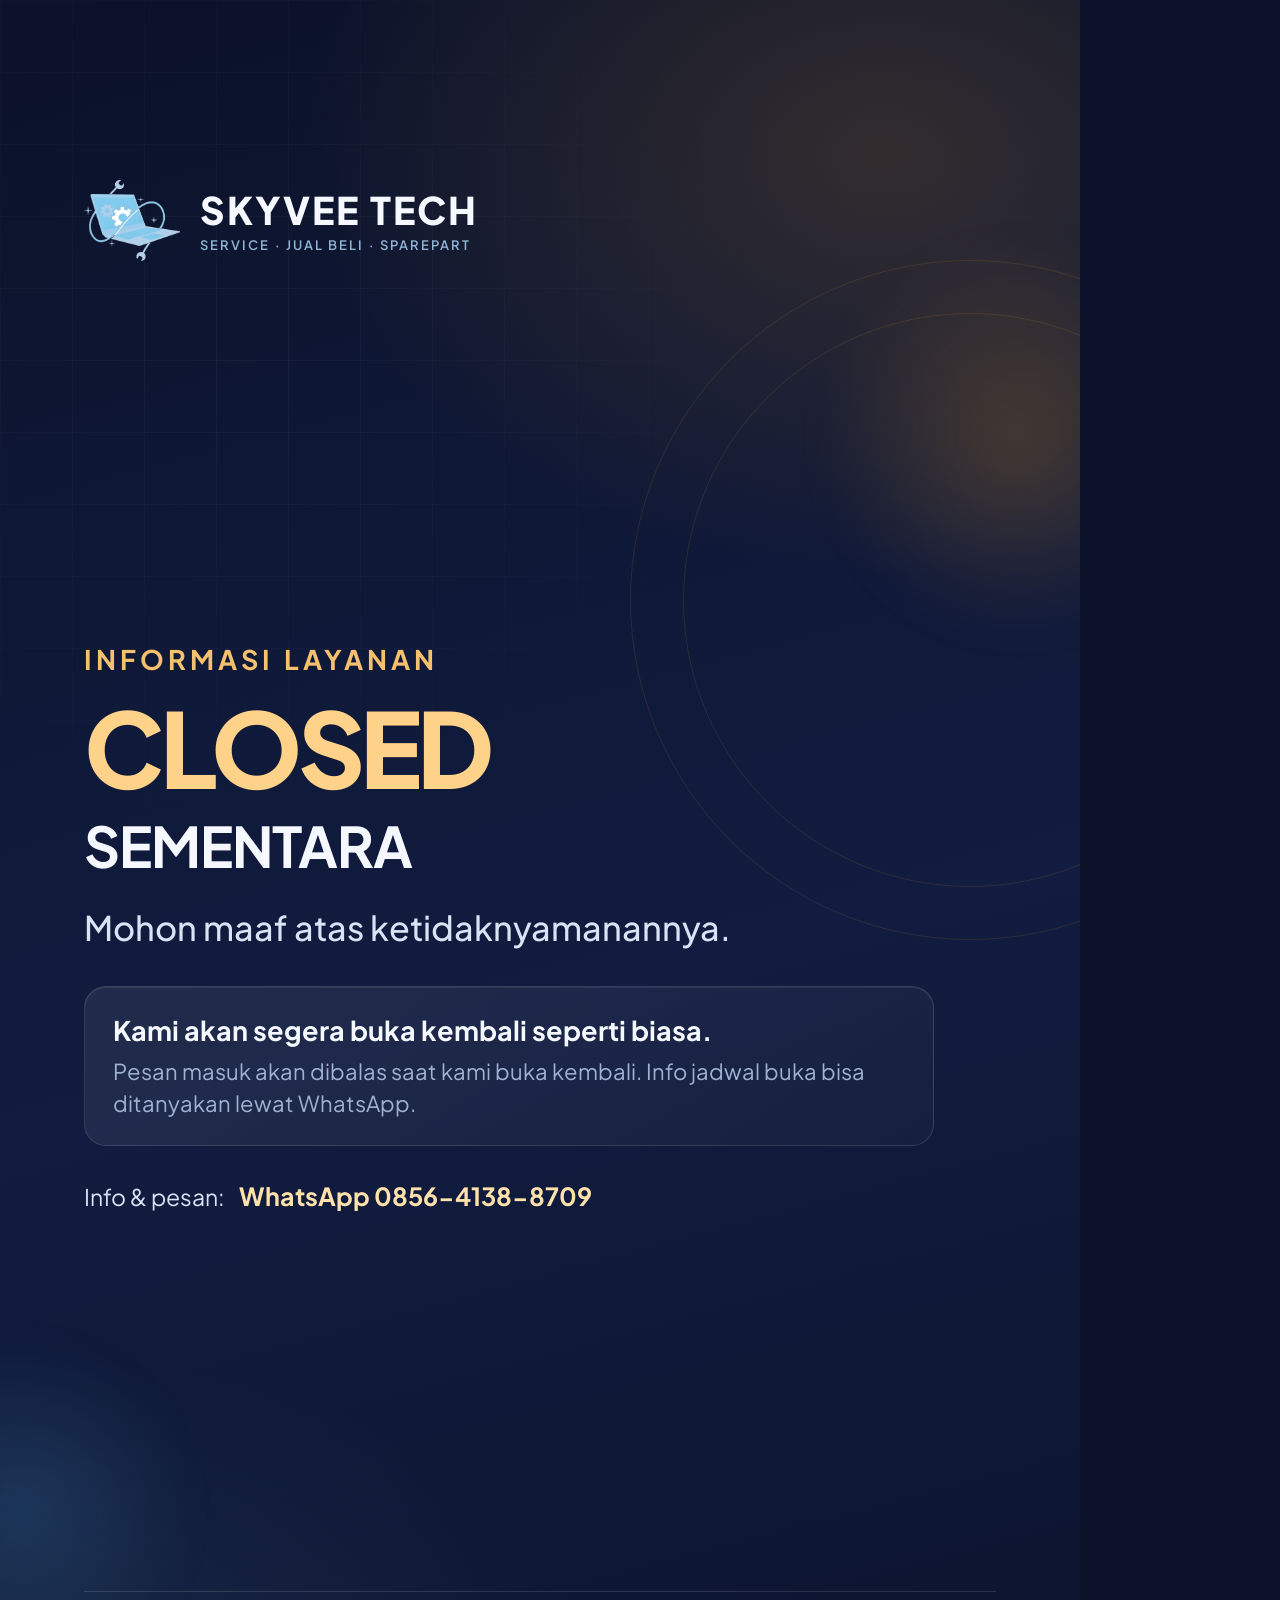
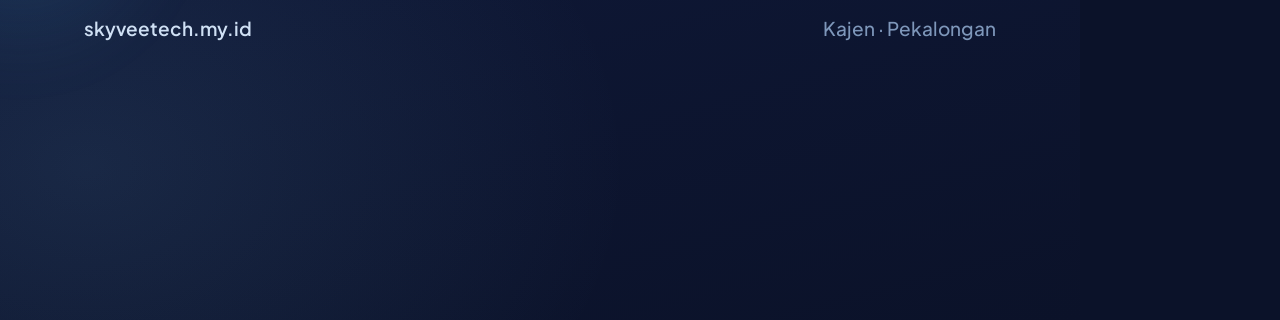
<file: poster/poster.html>
<!doctype html>
<html lang="id">
<head>
<meta charset="utf-8">
<meta name="viewport" content="width=1080, initial-scale=1">
<title>Skyvee Tech — Poster</title>
<style>
@font-face {
  font-family: "Plus Jakarta Sans";
  src: url("../assets/fonts/plus-jakarta-sans-latin.woff2") format("woff2");
  font-weight: 200 800;
  font-display: block;
}
* { box-sizing: border-box; }
html, body { margin: 0; width: 1080px; height: 1920px; overflow: hidden; background: #0b1229; }
body {
  font-family: "Plus Jakarta Sans", "Segoe UI", sans-serif;
  color: #eaf1ff;
  -webkit-font-smoothing: antialiased;
  text-rendering: optimizeLegibility;
}
.poster {
  position: relative;
  width: 1080px;
  height: 1920px;
  overflow: hidden;
  display: flex;
  flex-direction: column;
  padding: 180px 84px 280px;
  background:
    radial-gradient(900px 650px at 82% 8%, rgba(74, 168, 221, .22), transparent 65%),
    radial-gradient(800px 600px at 8% 92%, rgba(130, 202, 240, .12), transparent 68%),
    linear-gradient(165deg, #0b1229 0%, #111c40 52%, #0b1229 100%);
}
body[data-mode="closed"] .poster {
  background:
    radial-gradient(900px 650px at 82% 8%, rgba(245, 166, 35, .16), transparent 65%),
    radial-gradient(800px 600px at 8% 92%, rgba(130, 202, 240, .10), transparent 68%),
    linear-gradient(165deg, #0b1229 0%, #111c40 52%, #0b1229 100%);
}
.grid {
  position: absolute;
  inset: 0;
  background-image:
    linear-gradient(rgba(255, 255, 255, .045) 1px, transparent 1px),
    linear-gradient(90deg, rgba(255, 255, 255, .045) 1px, transparent 1px);
  background-size: 72px 72px;
  mask-image: radial-gradient(700px 700px at 22% 18%, #000 0%, transparent 78%);
  -webkit-mask-image: radial-gradient(700px 700px at 22% 18%, #000 0%, transparent 78%);
  pointer-events: none;
}
.glow {
  position: absolute;
  border-radius: 50%;
  filter: blur(20px);
  pointer-events: none;
}
.glow-a {
  width: 420px; height: 420px;
  right: -150px; top: 230px;
  background: radial-gradient(circle, rgba(130, 202, 240, .30), transparent 68%);
}
.glow-b {
  width: 360px; height: 360px;
  left: -160px; bottom: 230px;
  background: radial-gradient(circle, rgba(74, 168, 221, .18), transparent 68%);
}
body[data-mode="closed"] .glow-a {
  background: radial-gradient(circle, rgba(245, 166, 35, .20), transparent 68%);
}
.ring {
  position: absolute;
  width: 680px; height: 680px;
  right: -230px; top: 260px;
  border: 1px solid rgba(130, 202, 240, .16);
  border-radius: 50%;
}
.ring::after {
  content: "";
  position: absolute;
  inset: 52px;
  border: 1px solid rgba(130, 202, 240, .10);
  border-radius: 50%;
}
body[data-mode="closed"] .ring,
body[data-mode="closed"] .ring::after { border-color: rgba(245, 166, 35, .12); }

.top {
  position: relative;
  z-index: 2;
  display: flex;
  align-items: center;
  justify-content: space-between;
}
.brand {
  display: flex;
  align-items: center;
  gap: 20px;
}
.brand img { width: 96px; height: auto; display: block; }
.brand-name {
  font-size: 38px;
  font-weight: 800;
  letter-spacing: .055em;
  line-height: 1.05;
  color: #f5f9ff;
}
.brand-tag {
  margin-top: 7px;
  color: #8fb4d6;
  font-size: 13px;
  font-weight: 600;
  letter-spacing: .16em;
  text-transform: uppercase;
}

.content {
  position: relative;
  z-index: 2;
  flex: 1;
  display: none;
  flex-direction: column;
  justify-content: center;
}
body[data-mode="open"] .content--open,
body[data-mode="closed"] .content--closed,
body[data-mode="github"] .content--github { display: flex; }
.kicker {
  margin: 0 0 22px;
  color: #82caf0;
  font-size: 27px;
  font-weight: 700;
  letter-spacing: .15em;
  text-transform: uppercase;
}
body[data-mode="closed"] .kicker { color: #f5c16e; }
h1 {
  margin: 0;
  font-weight: 800;
  letter-spacing: -.045em;
  line-height: .93;
}
.open-title {
  display: grid;
  gap: 2px;
  font-size: 172px;
  color: #f5f9ff;
}
.open-title .accent {
  color: #82caf0;
  text-shadow: 0 0 44px rgba(130, 202, 240, .28);
}
.github-title {
  display: grid;
  gap: 2px;
  font-size: 118px;
  color: #f5f9ff;
}
.github-title .accent {
  color: #82caf0;
  text-shadow: 0 0 44px rgba(130, 202, 240, .28);
}
.github-card {
  margin-top: 38px;
  display: flex;
  align-items: center;
  gap: 24px;
  padding: 26px 30px;
  border-radius: 22px;
  background: linear-gradient(145deg, rgba(255,255,255,.09), rgba(255,255,255,.035));
  border: 1px solid rgba(130, 202, 240, .24);
  box-shadow: inset 0 1px 0 rgba(255,255,255,.10);
}
.github-card svg { width: 58px; height: 58px; flex: none; color: #f5f9ff; }
.github-card strong { display: block; color: #f5f9ff; font-size: 30px; font-weight: 700; }
.github-card span { display: block; margin-top: 5px; color: #9fb2d2; font-size: 21px; }
.cta--github small { color: #43617f; }
.github-cta {
  margin-top: 38px;
  display: inline-flex;
  align-items: center;
  align-self: flex-start;
  gap: 12px;
  padding-bottom: 10px;
  border-bottom: 2px solid rgba(130, 202, 240, .75);
  color: #f5f9ff;
  font-size: 30px;
  font-weight: 800;
  letter-spacing: .04em;
  text-transform: uppercase;
}
.github-cta span { color: #82caf0; font-size: 36px; line-height: 1; }
body[data-mode="github"] .poster {
  background:
    radial-gradient(800px 600px at 82% 8%, rgba(74, 168, 221, .13), transparent 65%),
    linear-gradient(165deg, #0b1229 0%, #101a36 58%, #0b1229 100%);
}
body[data-mode="github"] .glow-a { opacity: .45; }
body[data-mode="github"] .glow-b { opacity: .35; }
body[data-mode="github"] .ring { opacity: .35; }
.github-topline {
  width: 100%;
  height: 1px;
  margin-bottom: 34px;
  background: rgba(130, 202, 240, .22);
}
.github-kicker {
  margin: 0 0 18px;
  color: #82caf0;
  font-size: 17px;
  font-weight: 700;
  letter-spacing: .18em;
  text-transform: uppercase;
}
.github-title {
  margin: 0;
  font-size: 96px;
  line-height: 1;
  letter-spacing: -.04em;
}
.github-lede {
  margin: 26px 0 0;
  max-width: 720px;
  color: #a9bed8;
  font-size: 28px;
  font-weight: 500;
  line-height: 1.45;
}
.github-card {
  margin-top: 42px;
  padding: 24px 28px;
  border-radius: 14px;
  background: rgba(255, 255, 255, .025);
  border: 1px solid rgba(130, 202, 240, .22);
  box-shadow: none;
}
.github-card svg { width: 42px; height: 42px; }
.gh-meta { flex: 1; }
.gh-meta small {
  display: block;
  color: #82caf0;
  font-size: 13px;
  font-weight: 700;
  letter-spacing: .16em;
  text-transform: uppercase;
}
.gh-meta strong {
  display: block;
  margin-top: 5px;
  color: #f5f9ff;
  font-family: "Cascadia Code", Consolas, monospace;
  font-size: 26px;
  font-weight: 600;
  letter-spacing: -.02em;
}
.gh-arrow { color: #82caf0; font-size: 34px; line-height: 1; }
.open-sub {
  margin: 26px 0 0;
  font-size: 38px;
  font-weight: 600;
  color: #d6e4f5;
}
.open-place {
  margin: 10px 0 0;
  color: #8fb4d6;
  font-size: 26px;
  font-weight: 500;
}
.services {
  margin-top: 38px;
  display: grid;
  grid-template-columns: 1fr 1fr;
  gap: 14px;
}
.service {
  padding: 19px 22px;
  border-radius: 18px;
  background: linear-gradient(145deg, rgba(255,255,255,.09), rgba(255,255,255,.035));
  border: 1px solid rgba(130, 202, 240, .24);
  box-shadow: inset 0 1px 0 rgba(255,255,255,.10);
  color: #dce9f8;
  font-size: 24px;
  font-weight: 600;
  line-height: 1.25;
}
.service span { color: #82caf0; margin-right: 8px; }
.mode-note {
  margin-top: 24px;
  display: inline-flex;
  align-items: center;
  align-self: flex-start;
  gap: 10px;
  padding: 11px 17px;
  border: 1px solid rgba(31, 181, 106, .38);
  border-radius: 999px;
  background: rgba(18, 128, 74, .12);
  color: #baf5d1;
  font-size: 21px;
  font-weight: 600;
}
.mode-note .dot {
  width: 9px; height: 9px;
  border-radius: 50%;
  background: #1fb56a;
  box-shadow: 0 0 0 4px rgba(31, 181, 106, .15);
}
.cta {
  margin-top: 30px;
  display: flex;
  align-items: center;
  gap: 16px;
  align-self: flex-start;
  padding: 18px 26px;
  border-radius: 999px;
  background: #12804a;
  color: #fff;
  box-shadow: 0 18px 34px -16px rgba(18, 128, 74, .8);
}
.cta svg { width: 32px; height: 32px; flex: none; }
.cta strong { display: block; font-size: 27px; line-height: 1.1; }
.cta small { display: block; margin-top: 3px; color: #baf5d1; font-size: 18px; font-weight: 500; }

.closed-title {
  margin: 0;
  color: #ffd28a;
  font-size: 104px;
  line-height: .95;
  letter-spacing: -.04em;
}
.reason {
  max-width: 900px;
  margin: 18px 0 0;
  color: #f5f9ff;
  font-size: 56px;
  font-weight: 700;
  line-height: 1.1;
  letter-spacing: -.02em;
  text-wrap: balance;
}
.reason.long { font-size: 46px; }
.reason.xlong { font-size: 40px; }
.closed-sub {
  margin: 28px 0 0;
  max-width: 820px;
  color: #d6e4f5;
  font-size: 34px;
  font-weight: 500;
  line-height: 1.4;
}
.closed-card {
  margin-top: 34px;
  max-width: 850px;
  padding: 26px 28px;
  border-radius: 22px;
  background: linear-gradient(145deg, rgba(255,255,255,.075), rgba(255,255,255,.025));
  border: 1px solid rgba(255, 255, 255, .12);
  box-shadow: inset 0 1px 0 rgba(255,255,255,.08);
}
.closed-card strong {
  display: block;
  color: #f5f9ff;
  font-size: 27px;
  font-weight: 700;
}
.closed-card p {
  margin: 9px 0 0;
  color: #9fb2d2;
  font-size: 22px;
  line-height: 1.45;
}
.closed-contact {
  margin-top: 34px;
  display: flex;
  align-items: center;
  gap: 14px;
  color: #d6e4f5;
  font-size: 23px;
}
.closed-contact strong { color: #ffe1ab; font-size: 25px; }

.footer {
  position: relative;
  z-index: 2;
  display: flex;
  align-items: center;
  justify-content: space-between;
  padding-top: 24px;
  border-top: 1px solid rgba(255, 255, 255, .12);
  color: #7e97ba;
  font-size: 19px;
  font-weight: 500;
}
.footer strong { color: #cfe0f4; font-weight: 600; }
</style>
</head>
<body data-mode="closed">
<div class="poster">
  <div class="grid"></div>
  <div class="glow glow-a"></div>
  <div class="glow glow-b"></div>
  <div class="ring"></div>

  <header class="top">
    <div class="brand">
      <img src="../assets/img/logo-mark-dark.webp" alt="Skyvee Tech" width="277" height="240">
      <div>
        <div class="brand-name">SKYVEE TECH</div>
        <div class="brand-tag">Service · Jual Beli · Sparepart</div>
      </div>
    </div>
  </header>

  <main class="content content--open">
    <p class="kicker">Servis laptop &amp; komputer</p>
    <h1 class="open-title"><span>BUKA</span><span class="accent">24 JAM</span></h1>
    <p class="open-sub">Kajen · Pekalongan</p>
    <p class="open-place">Bisa datang, panggilan, atau remote</p>
    <div class="services">
      <div class="service"><span>•</span>Install ulang Windows</div>
      <div class="service"><span>•</span>Upgrade SSD &amp; RAM</div>
      <div class="service"><span>•</span>Recovery data</div>
      <div class="service"><span>•</span>Printer, HP &amp; PC</div>
    </div>
    <div class="mode-note"><span class="dot"></span> Chat dulu untuk memastikan teknisi siap</div>
    <div class="cta">
      <svg viewBox="0 0 24 24" aria-hidden="true"><path fill="currentColor" d="M12.04 2C6.58 2 2.13 6.45 2.13 11.91c0 1.75.46 3.45 1.32 4.95L2 22l5.25-1.38a9.9 9.9 0 0 0 4.79 1.22h.01c5.46 0 9.9-4.45 9.9-9.91 0-2.65-1.03-5.14-2.9-7.01A9.82 9.82 0 0 0 12.04 2Zm0 18.15h-.01a8.2 8.2 0 0 1-4.19-1.15l-.3-.18-3.12.82.83-3.04-.2-.31a8.2 8.2 0 0 1-1.26-4.38c0-4.54 3.7-8.24 8.25-8.24 2.2 0 4.27.86 5.83 2.42a8.18 8.18 0 0 1 2.41 5.83c0 4.54-3.7 8.23-8.24 8.23Zm4.52-6.16c-.25-.12-1.47-.72-1.69-.81-.23-.08-.39-.12-.56.13-.17.24-.64.8-.78.97-.15.17-.29.19-.54.06-.25-.12-1.05-.39-1.99-1.23-.74-.66-1.23-1.47-1.38-1.72-.14-.25-.01-.38.11-.51.11-.11.25-.29.37-.43.12-.14.17-.25.25-.41.08-.17.04-.31-.02-.43-.06-.12-.56-1.34-.76-1.84-.2-.48-.41-.42-.56-.43h-.48c-.17 0-.43.06-.66.31-.22.25-.86.85-.86 2.07 0 1.22.89 2.4 1.01 2.56.12.17 1.75 2.67 4.23 3.74.59.26 1.05.41 1.41.52.59.19 1.13.16 1.56.1.48-.07 1.47-.6 1.68-1.18.21-.58.21-1.07.15-1.18-.06-.1-.23-.16-.48-.29Z"/></svg>
      <span><strong>Chat WhatsApp</strong><small>0856-4138-8709</small></span>
    </div>
  </main>

  <main class="content content--closed">
    <p class="kicker">Informasi layanan</p>
    <h1 class="closed-title">CLOSED</h1>
    <p class="reason" data-reason>Tutup Sementara</p>
    <p class="closed-sub">Mohon maaf atas ketidaknyamanannya.</p>
    <div class="closed-card">
      <strong>Kami akan segera buka kembali seperti biasa.</strong>
      <p>Pesan masuk akan dibalas saat kami buka kembali. Info jadwal buka bisa ditanyakan lewat WhatsApp.</p>
    </div>
    <div class="closed-contact">
      <span>Info &amp; pesan:</span>
      <strong>WhatsApp 0856-4138-8709</strong>
    </div>
  </main>

  <main class="content content--github">
    <div class="github-topline"></div>
    <p class="github-kicker">Github / Open source</p>
    <h1 class="github-title"><span>FOLLOW</span><span class="accent">THE BUILD.</span></h1>
    <p class="github-lede">Source code, project, dan eksperimen terbaru — langsung dari GitHub.</p>
    <div class="github-card">
      <svg viewBox="0 0 24 24" aria-hidden="true"><path fill="currentColor" d="M12 .5C5.65.5.5 5.65.5 12c0 5.08 3.29 9.39 7.86 10.91.58.11.79-.25.79-.56v-2.17c-3.2.7-3.88-1.37-3.88-1.37-.52-1.33-1.28-1.69-1.28-1.69-1.05-.72.08-.7.08-.7 1.16.08 1.77 1.19 1.77 1.19 1.03 1.77 2.7 1.26 3.36.96.1-.75.4-1.26.73-1.55-2.55-.29-5.23-1.28-5.23-5.7 0-1.26.45-2.29 1.19-3.1-.12-.29-.52-1.46.11-3.05 0 0 .97-.31 3.18 1.18a11.1 11.1 0 0 1 5.8 0c2.2-1.49 3.17-1.18 3.17-1.18.63 1.59.23 2.76.11 3.05.74.81 1.19 1.84 1.19 3.1 0 4.43-2.69 5.41-5.25 5.69.41.35.78 1.05.78 2.12v3.14c0 .31.21.67.8.56A11.51 11.51 0 0 0 23.5 12C23.5 5.65 18.35.5 12 .5Z"/></svg>
      <div class="gh-meta">
        <small>Follow sekarang</small>
        <strong>github.com/Skyvee-Tech</strong>
      </div>
      <span class="gh-arrow">↗</span>
    </div>
  </main>

  <footer class="footer">
    <span><strong>skyveetech.my.id</strong></span>
    <span>Kajen · Pekalongan</span>
  </footer>
</div>
<script>
(() => {
  const params = new URLSearchParams(location.search);
  const modeParam = params.get('mode');
  const mode = modeParam === 'open' ? 'open' : modeParam === 'github' ? 'github' : 'closed';
  document.body.dataset.mode = mode;
  const reason = (params.get('reason') || 'Tutup Sementara').trim().toUpperCase();
  const reasonEl = document.querySelector('[data-reason]');
  const displayReason = reason === 'TUTUP SEMENTARA' ? 'SEMENTARA' : reason;
  reasonEl.textContent = displayReason;
  reasonEl.classList.toggle('long', displayReason.length > 18);
  reasonEl.classList.toggle('xlong', displayReason.length > 26);
})();
</script>
</body>
</html>
</file>
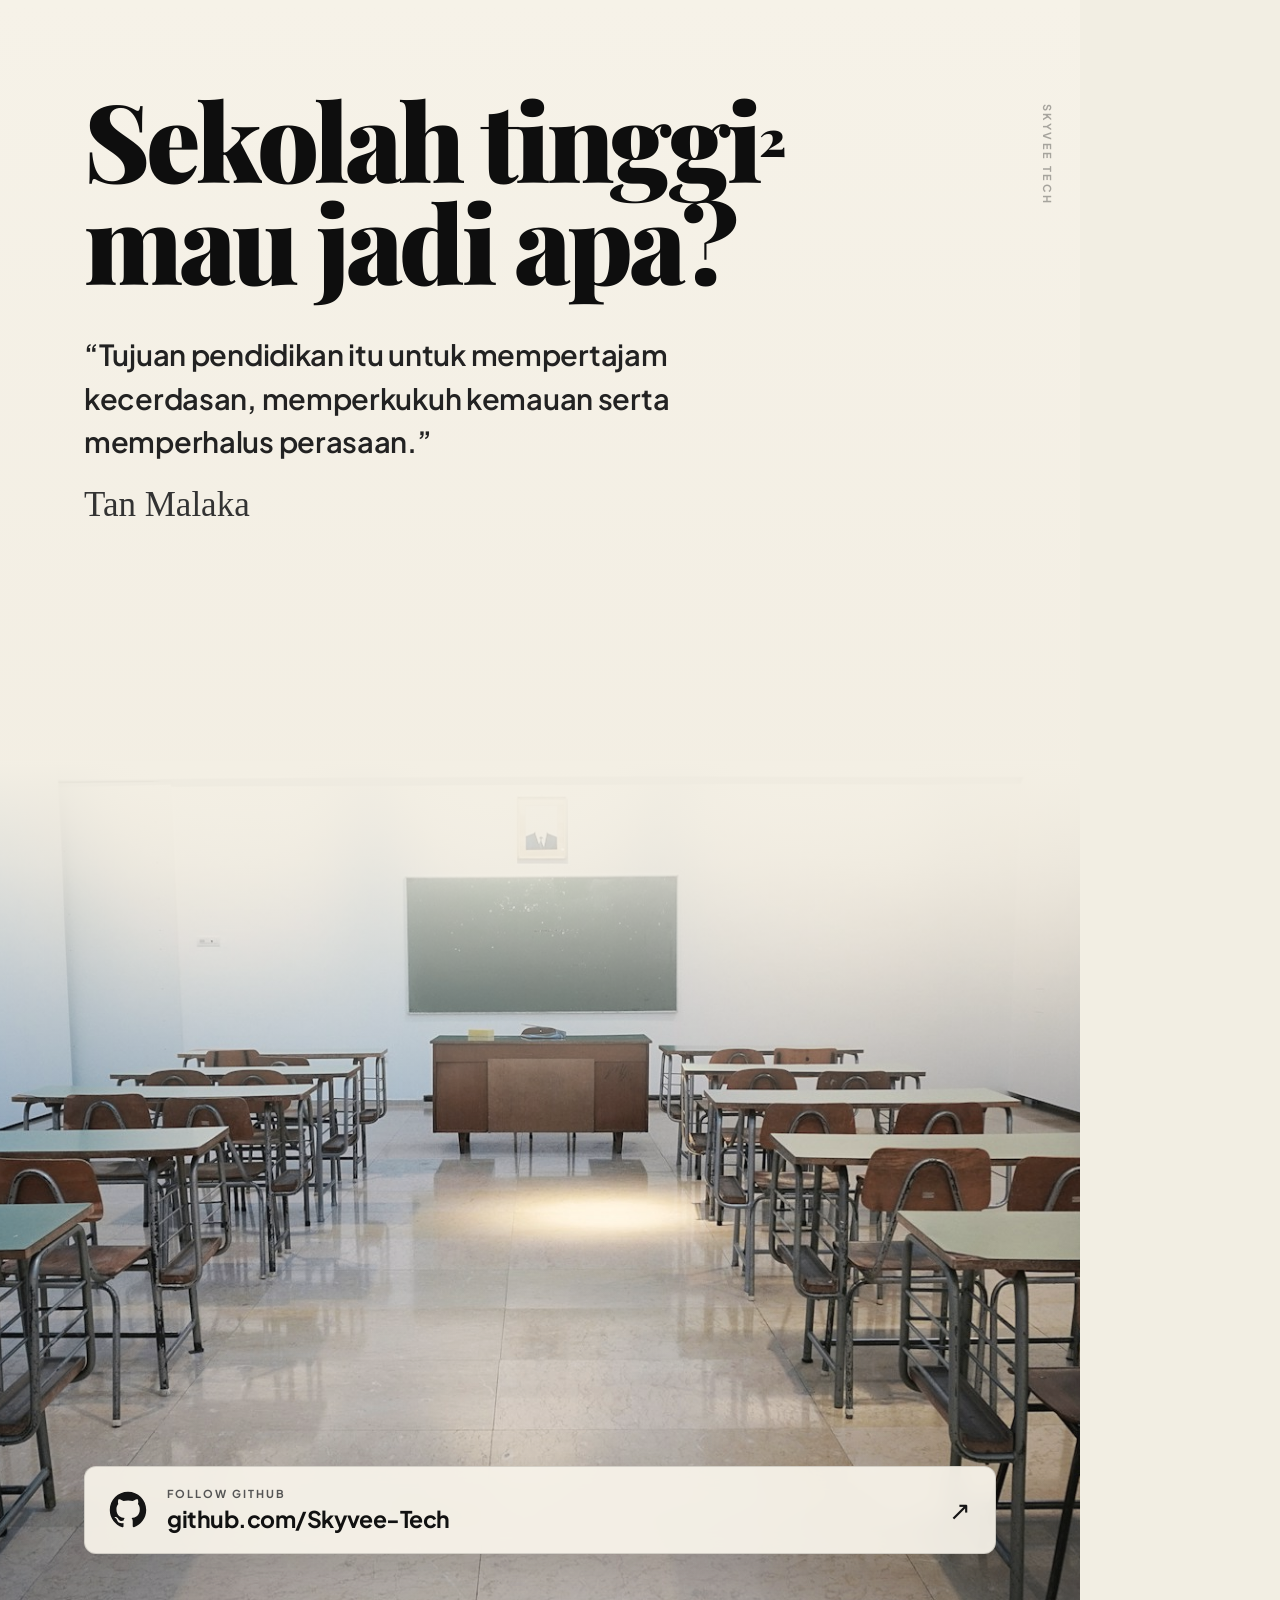
<file: poster/quote-tan-malaka.html>
<!doctype html>
<html lang="id">
<head>
<meta charset="utf-8">
<title>Quote — Tan Malaka</title>
<style>
@font-face {
  font-family: "Plus Jakarta Sans";
  src: url("../assets/fonts/plus-jakarta-sans-latin.woff2") format("woff2");
  font-weight: 200 800;
  font-display: block;
}
@font-face {
  font-family: "Playfair Display";
  src: url("PlayfairDisplay.ttf") format("truetype");
  font-weight: 400 900;
  font-display: block;
}
* { box-sizing: border-box; }
html, body {
  margin: 0;
  width: 1080px;
  height: 1620px;
  overflow: hidden;
  background: #f2eee3;
}
body {
  font-family: "Plus Jakarta Sans", "Segoe UI", sans-serif;
  color: #141414;
  -webkit-font-smoothing: antialiased;
  text-rendering: optimizeLegibility;
}
.poster {
  position: relative;
  width: 1080px;
  height: 1620px;
  overflow: hidden;
  background: linear-gradient(180deg, #f6f2e8 0%, #efeade 100%);
}
.photo {
  position: absolute;
  left: 0;
  right: 0;
  bottom: 0;
  height: 53%;
  overflow: hidden;
}
.photo img {
  width: 100%;
  height: 100%;
  object-fit: cover;
  object-position: center 52%;
  filter: saturate(.78) contrast(.96) brightness(1.02) sepia(.05);
}
.photo::after {
  content: "";
  position: absolute;
  inset: 0;
  background:
    linear-gradient(180deg, #f3efe4 0%, rgba(243, 239, 228, .78) 12%, rgba(243, 239, 228, 0) 42%),
    linear-gradient(0deg, rgba(20, 20, 20, .10), transparent 45%);
}
.content {
  position: relative;
  z-index: 2;
  padding: 88px 84px 0;
}
h1 {
  margin: 0;
  font-family: "Playfair Display", Georgia, serif;
  font-weight: 900;
  font-size: 108px;
  line-height: .94;
  letter-spacing: -.035em;
  color: #0e0e0e;
}
h1 sup {
  font-size: .46em;
  vertical-align: .52em;
  line-height: 0;
  letter-spacing: 0;
}
.quote {
  margin: 42px 0 0;
  max-width: 680px;
  font-size: 29px;
  font-weight: 600;
  line-height: 1.5;
  letter-spacing: -.01em;
  color: #222;
}
.by {
  margin: 22px 0 0;
  font-family: "Segoe Script", "Bradley Hand", "Brush Script MT", cursive;
  font-size: 35px;
  line-height: 1.1;
  color: #333;
}
.credit {
  position: absolute;
  z-index: 3;
  top: 104px;
  right: 26px;
  writing-mode: vertical-rl;
  font-size: 11px;
  font-weight: 700;
  letter-spacing: .22em;
  color: rgba(20, 20, 20, .35);
  text-transform: uppercase;
}
.github-card {
  position: absolute;
  z-index: 4;
  left: 84px;
  right: 84px;
  bottom: 66px;
  display: flex;
  align-items: center;
  gap: 20px;
  padding: 20px 24px;
  border-radius: 12px;
  background: rgba(247, 243, 233, .94);
  border: 1px solid rgba(20, 20, 20, .14);
  box-shadow: 0 18px 40px rgba(20, 20, 20, .14);
  backdrop-filter: blur(10px);
}
.github-card svg {
  width: 38px;
  height: 38px;
  flex: none;
  color: #141414;
}
.github-meta { flex: 1; }
.github-meta small {
  display: block;
  color: #555;
  font-size: 11px;
  font-weight: 700;
  letter-spacing: .18em;
  text-transform: uppercase;
}
.github-meta strong {
  display: block;
  margin-top: 4px;
  color: #111;
  font-size: 23px;
  font-weight: 700;
  letter-spacing: -.02em;
}
.github-arrow {
  color: #141414;
  font-size: 26px;
  line-height: 1;
}
</style>
</head>
<body>
<div class="poster">
  <div class="photo"><img src="quote-classroom.jpg" alt=""></div>
  <div class="credit">Skyvee Tech</div>
  <main class="content">
    <h1>Sekolah tinggi<sup>2</sup><br>mau jadi apa?</h1>
    <p class="quote">“Tujuan pendidikan itu untuk mempertajam kecerdasan, memperkukuh kemauan serta memperhalus perasaan.”</p>
    <p class="by">Tan Malaka</p>
  </main>
  <div class="github-card">
    <svg viewBox="0 0 24 24" aria-hidden="true"><path fill="currentColor" d="M12 .5C5.65.5.5 5.65.5 12c0 5.08 3.29 9.39 7.86 10.91.58.11.79-.25.79-.56v-2.17c-3.2.7-3.88-1.37-3.88-1.37-.52-1.33-1.28-1.69-1.28-1.69-1.05-.72.08-.7.08-.7 1.16.08 1.77 1.19 1.77 1.19 1.03 1.77 2.7 1.26 3.36.96.1-.75.4-1.26.73-1.55-2.55-.29-5.23-1.28-5.23-5.7 0-1.26.45-2.29 1.19-3.1-.12-.29-.52-1.46.11-3.05 0 0 .97-.31 3.18 1.18a11.1 11.1 0 0 1 5.8 0c2.2-1.49 3.17-1.18 3.17-1.18.63 1.59.23 2.76.11 3.05.74.81 1.19 1.84 1.19 3.1 0 4.43-2.69 5.41-5.25 5.69.41.35.78 1.05.78 2.12v3.14c0 .31.21.67.8.56A11.51 11.51 0 0 0 23.5 12C23.5 5.65 18.35.5 12 .5Z"/></svg>
    <div class="github-meta">
      <small>Follow GitHub</small>
      <strong>github.com/Skyvee-Tech</strong>
    </div>
    <span class="github-arrow">↗</span>
  </div>
</div>
</body>
</html>
</file>
<file: assets/css/style.css>
/* ==========================================================================
   Skyvee Tech — landing page
   Palet diambil dari logo: navy #2f3f76, biru langit #82caf0.
   ========================================================================== */

/* Plus Jakarta Sans, SIL OFL 1.1 — variable 200–800, Latin subset */
@font-face {
  font-family: "Plus Jakarta Sans";
  font-style: normal;
  font-weight: 400 800;
  font-display: swap;
  src: url("../fonts/plus-jakarta-sans-latin.woff2") format("woff2");
  unicode-range: U+0000-00FF, U+0131, U+0152-0153, U+02BB-02BC, U+02C6, U+02DA, U+02DC, U+0304, U+0308, U+0329, U+2000-206F, U+20AC, U+2122, U+2191, U+2193, U+2212, U+2215, U+FEFF, U+FFFD;
}

:root {
  --navy-950: #0b1229;
  --navy-900: #111c40;
  --navy-800: #1a2a5c;
  --navy-700: #243470;
  --brand-700: #2f3f76;
  --brand-600: #3b4f92;
  --sky-500: #4aa8dd;
  --sky-400: #82caf0;
  --sky-200: #d9eefb;
  --sky-100: #eef7fd;
  --eyebrow: #1f6f9e;
  --ink: #101a35;
  --body: #42506b;
  --muted: #5f6f8b;
  --line: #dfe8f3;
  --white: #ffffff;
  --wa: #12804a;
  --wa-dark: #0c6a3b;
  --gold: #f5a623;

  --radius-sm: 12px;
  --radius: 18px;
  --radius-lg: 26px;
  --shadow-sm: 0 2px 8px rgba(16, 26, 53, .05);
  --shadow: 0 18px 40px -18px rgba(16, 26, 53, .22);
  --shadow-lg: 0 40px 80px -36px rgba(16, 26, 53, .35);
  --wrap: 1140px;
  --ease: cubic-bezier(.22, .61, .36, 1);
  --glass-bg: linear-gradient(145deg, rgba(255, 255, 255, .93), rgba(255, 255, 255, .72));
  --glass-border: rgba(130, 202, 240, .30);
  --glass-shadow: 0 18px 40px -30px rgba(16, 26, 53, .35), 0 6px 18px -14px rgba(16, 26, 53, .12);
  --glass-inset: inset 0 1px 0 rgba(255, 255, 255, .8);
}

*, *::before, *::after { box-sizing: border-box; }

html { scroll-behavior: smooth; -webkit-text-size-adjust: 100%; }

body {
  margin: 0;
  background: var(--white);
  color: var(--body);
  font-family: "Plus Jakarta Sans", "Segoe UI", system-ui, -apple-system, sans-serif;
  font-size: 16px;
  line-height: 1.65;
  -webkit-font-smoothing: antialiased;
  text-rendering: optimizeLegibility;
}

img, iframe, svg { max-width: 100%; }
img { height: auto; display: block; }

h1, h2, h3 {
  margin: 0 0 .5em;
  color: var(--ink);
  font-weight: 800;
  letter-spacing: -.025em;
  line-height: 1.12;
  text-wrap: balance;
}

section[id] { scroll-margin-top: 92px; }

h1 { font-size: clamp(2.15rem, 4.6vw, 3.7rem); }
h2 { font-size: clamp(1.7rem, 3.4vw, 2.55rem); }
h3 { font-size: 1.16rem; letter-spacing: -.01em; }

p { margin: 0 0 1em; }
p:last-child { margin-bottom: 0; }

a { color: var(--brand-600); text-decoration: none; }
a:hover { color: var(--brand-700); }

::selection { background: var(--sky-200); color: var(--ink); }

:focus-visible {
  outline: 3px solid var(--sky-500);
  outline-offset: 3px;
  border-radius: 6px;
}

.wrap {
  width: min(var(--wrap), 100% - 40px);
  margin-inline: auto;
}

.sr-only {
  position: absolute;
  width: 1px; height: 1px;
  padding: 0; margin: -1px;
  overflow: hidden;
  clip: rect(0 0 0 0);
  white-space: nowrap;
  border: 0;
}

.sprite { position: absolute; width: 0; height: 0; overflow: hidden; }

.icon { width: 1.25em; height: 1.25em; flex: none; }

.skip-link {
  position: absolute;
  left: 16px; top: -80px;
  z-index: 100;
  padding: 12px 18px;
  background: var(--navy-900);
  color: #fff;
  border-radius: 10px;
  font-weight: 600;
  transition: top .2s var(--ease);
}
.skip-link:focus { top: 16px; color: #fff; }

/* ---------- Buttons ---------- */

.btn {
  display: inline-flex;
  align-items: center;
  justify-content: center;
  gap: .55em;
  padding: 12px 20px;
  border: 1px solid transparent;
  border-radius: 999px;
  font: inherit;
  font-size: .95rem;
  font-weight: 600;
  line-height: 1.2;
  cursor: pointer;
  transition: transform .18s var(--ease), background-color .18s var(--ease),
              box-shadow .18s var(--ease), color .18s var(--ease), border-color .18s var(--ease);
}
.btn:hover { transform: translateY(-1px); }
.btn:active { transform: translateY(0); }

.btn-lg { padding: 15px 26px; font-size: 1rem; }
.btn-sm { padding: 9px 16px; font-size: .875rem; }

.btn-wa { background: var(--wa); color: #fff; box-shadow: 0 10px 24px -12px rgba(18, 128, 74, .75); }
.btn-wa:hover { background: var(--wa-dark); color: #fff; }

.btn-primary { background: var(--navy-800); color: #fff; }
.btn-primary:hover { background: var(--navy-900); color: #fff; }

.btn-ghost {
  background: #fff;
  color: var(--ink);
  border-color: var(--line);
  box-shadow: var(--shadow-sm);
}
.btn-ghost:hover { border-color: var(--sky-400); color: var(--ink); }

.btn-outline-light {
  background: rgba(255, 255, 255, .04);
  color: #fff;
  border-color: rgba(255, 255, 255, .28);
}
.btn-outline-light:hover { background: rgba(255, 255, 255, .1); color: #fff; border-color: rgba(255, 255, 255, .45); }

/* ---------- Header ---------- */

.site-header {
  position: sticky;
  top: 0;
  z-index: 50;
  background: #fff;
  border-bottom: 1px solid transparent;
  transition: border-color .2s var(--ease), box-shadow .2s var(--ease);
}
.site-header.is-scrolled {
  border-bottom-color: var(--line);
  box-shadow: 0 12px 30px -22px rgba(16, 26, 53, .35);
}

.header-inner {
  display: flex;
  align-items: center;
  gap: 30px;
  min-height: 76px;
}
.scroll-progress {
  position: fixed;
  top: 0;
  left: 0;
  right: 0;
  height: 3px;
  z-index: 90;
  pointer-events: none;
}
.scroll-progress span {
  display: block;
  width: 100%;
  height: 100%;
  transform: scaleX(0);
  transform-origin: 0 50%;
  background: linear-gradient(90deg, var(--sky-400), var(--sky-500), var(--brand-600));
  transition: transform .1s linear;
}

.brand { display: flex; align-items: center; gap: 11px; color: var(--ink); }
.brand:hover { color: var(--ink); }
.brand img { width: auto; height: 46px; }
.brand-text { display: grid; line-height: 1.15; }
.brand-text strong {
  font-size: .95rem;
  font-weight: 800;
  letter-spacing: .06em;
  text-transform: uppercase;
  color: var(--navy-800);
}
.brand-text small {
  font-size: .58rem;
  font-weight: 600;
  letter-spacing: .13em;
  text-transform: uppercase;
  color: var(--eyebrow);
  margin-top: 3px;
}

.site-nav { margin-left: auto; display: flex; align-items: center; gap: 26px; }
.site-nav a {
  position: relative;
  color: var(--body);
  font-size: .9rem;
  font-weight: 500;
}
.site-nav a::after {
  content: "";
  position: absolute;
  left: 0; right: 0; bottom: -6px;
  height: 2px;
  background: var(--sky-500);
  transform: scaleX(0);
  transform-origin: left;
  transition: transform .22s var(--ease);
}
.site-nav a:hover { color: var(--ink); }
.site-nav a:hover::after { transform: scaleX(1); }
.site-nav a[aria-current="location"] { color: var(--ink); }
.site-nav a[aria-current="location"]::after { transform: scaleX(1); }

.theme-toggle {
  display: inline-flex;
  align-items: center;
  justify-content: center;
  width: 40px;
  height: 40px;
  flex: none;
  background: #fff;
  border: 1px solid var(--line);
  border-radius: 50%;
  color: var(--ink);
  cursor: pointer;
  transition: border-color .18s var(--ease), background-color .18s var(--ease);
}
.theme-toggle:hover { border-color: var(--sky-400); }
.theme-toggle .icon { width: 19px; height: 19px; }

.nav-toggle {
  display: none;
  margin-left: auto;
  width: 44px; height: 44px;
  align-items: center;
  justify-content: center;
  background: #fff;
  border: 1px solid var(--line);
  border-radius: 12px;
  color: var(--ink);
  cursor: pointer;
}
.nav-toggle .icon { width: 22px; height: 22px; }

.header-cta { white-space: nowrap; }

/* ---------- Hero ---------- */

.hero {
  position: relative;
  overflow: hidden;
  padding: 68px 0 84px;
  background:
    radial-gradient(900px 500px at 82% 8%, var(--sky-100) 0%, rgba(238, 247, 253, 0) 65%),
    linear-gradient(180deg, #f4faff 0%, #fbfdff 55%, #fff 100%);
}
.hero::before {
  content: "";
  position: absolute;
  inset: 0;
  background-image: linear-gradient(rgba(47, 63, 118, .055) 1px, transparent 1px),
                    linear-gradient(90deg, rgba(47, 63, 118, .055) 1px, transparent 1px);
  background-size: 64px 64px;
  mask-image: radial-gradient(680px 480px at 24% 12%, #000 0%, transparent 72%);
  -webkit-mask-image: radial-gradient(680px 480px at 24% 12%, #000 0%, transparent 72%);
  pointer-events: none;
}

.hero-grid {
  position: relative;
  display: grid;
  grid-template-columns: minmax(0, 1.04fr) minmax(0, .96fr);
  align-items: center;
  gap: 56px;
}

/* Animate.css lightSpeedInLeft */
.animate__animated {
  animation-duration: 1s;
  animation-fill-mode: both;
}
.animate__lightSpeedInLeft {
  animation-name: lightSpeedInLeft;
  animation-timing-function: ease-out;
}
@keyframes lightSpeedInLeft {
  from {
    transform: translate3d(-100%, 0, 0) skewX(30deg);
    opacity: 0;
  }
  60% {
    transform: skewX(-20deg);
    opacity: 1;
  }
  80% {
    transform: skewX(5deg);
    opacity: 1;
  }
  to {
    transform: translate3d(0, 0, 0);
    opacity: 1;
  }
}

.pill {
  display: inline-flex;
  align-items: center;
  gap: 10px;
  margin-bottom: 22px;
  padding: 8px 15px;
  background: #fff;
  border: 1px solid var(--line);
  border-radius: 999px;
  box-shadow: var(--shadow-sm);
  color: var(--brand-700);
  font-size: .8rem;
  font-weight: 600;
  letter-spacing: .02em;
}
.pill .dot {
  width: 8px; height: 8px;
  border-radius: 50%;
  background: #1fb56a;
  box-shadow: 0 0 0 4px rgba(31, 181, 106, .16);
  animation: status-blink 1.4s ease-in-out infinite;
}
@keyframes status-blink {
  0%, 100% {
    opacity: 1;
    transform: scale(1);
    box-shadow: 0 0 0 4px rgba(31, 181, 106, .28);
  }
  50% {
    opacity: .18;
    transform: scale(.82);
    box-shadow: 0 0 0 9px rgba(31, 181, 106, 0);
  }
}
@media (prefers-reduced-motion: reduce) {
  .pill .dot { animation: none; }
}

.hero h1 { max-width: 15ch; }
.hl {
  background: linear-gradient(transparent 62%, var(--sky-200) 62%);
  background-repeat: no-repeat;
}

.lede {
  max-width: 60ch;
  color: var(--body);
  font-size: 1.06rem;
  line-height: 1.7;
  text-wrap: pretty;
}

.hero-actions {
  display: flex;
  flex-wrap: wrap;
  gap: 12px;
  margin: 30px 0 18px;
}

.hero-note {
  display: flex;
  flex-wrap: wrap;
  align-items: center;
  gap: 8px;
  color: var(--muted);
  font-size: .875rem;
}
.hero-note .icon { color: var(--wa); width: 18px; height: 18px; }

.hero-media { position: relative; }
.hero-media > img {
  width: 100%;
  aspect-ratio: 4 / 5;
  object-fit: cover;
  border-radius: var(--radius-lg);
  box-shadow: var(--shadow-lg);
}
.hero-media::before {
  content: "";
  position: absolute;
  inset: -18px -18px auto auto;
  width: 62%;
  height: 55%;
  border-radius: 32px;
  background: linear-gradient(135deg, var(--sky-200), rgba(217, 238, 251, 0));
  z-index: -1;
}

.float-card {
  position: absolute;
  display: flex;
  align-items: center;
  gap: 12px;
  padding: 13px 17px;
  background: rgba(255, 255, 255, .96);
  border: 1px solid rgba(255, 255, 255, .8);
  border-radius: 16px;
  box-shadow: 0 24px 50px -24px rgba(16, 26, 53, .45);
}
.rating-card { top: 22px; left: -32px; }
.hours-card { bottom: 26px; right: -26px; }
@keyframes float-soft {
  from { transform: translateY(0); }
  to { transform: translateY(-6px); }
}
@media (prefers-reduced-motion: no-preference) {
  .float-card { animation: float-soft 6s ease-in-out infinite alternate; }
  .hours-card { animation-delay: -3s; }
}

.rating-card > div { display: grid; grid-template-columns: auto auto; align-items: baseline; gap: 1px 10px; }
.rating-value { font-size: 1.5rem; font-weight: 800; color: var(--ink); line-height: 1; }
.rating-label { grid-column: 1 / -1; color: var(--muted); font-size: .72rem; }

.stars { color: var(--gold); font-size: .82rem; letter-spacing: .12em; line-height: 1; }
.g-logo { width: 26px; height: 26px; flex: none; }
.g-logo-sm { width: 16px; height: 16px; }

.hours-card strong { display: block; color: var(--ink); font-size: .9rem; line-height: 1.3; }
.hours-card > div span { color: var(--muted); font-size: .75rem; }

/* ---------- Icon tiles ---------- */

.icon-tile {
  display: inline-flex;
  align-items: center;
  justify-content: center;
  width: 46px; height: 46px;
  flex: none;
  border-radius: 13px;
  background: var(--sky-100);
  color: var(--brand-700);
}
.icon-tile .icon { width: 23px; height: 23px; }
.icon-tile-sm { width: 40px; height: 40px; border-radius: 11px; }
.icon-tile-sm .icon { width: 20px; height: 20px; }

/* ---------- Trust strip ---------- */

.trust {
  border-block: 1px solid var(--line);
  background: #fff;
}
.trust-grid {
  display: grid;
  grid-template-columns: repeat(4, 1fr);
  gap: 8px;
}
.trust-item {
  display: flex;
  align-items: center;
  gap: 13px;
  padding: 24px 18px;
  position: relative;
}
.trust-item + .trust-item::before {
  content: "";
  position: absolute;
  left: 0; top: 26%; bottom: 26%;
  width: 1px;
  background: var(--line);
}
.trust-item strong { display: block; color: var(--ink); font-size: .93rem; line-height: 1.35; }
.trust-item div > span { color: var(--muted); font-size: .78rem; line-height: 1.4; display: block; }

/* ---------- Sections ---------- */

.section { padding: 96px 0; }
.section-tint { background: var(--sky-100); }

.section-dark {
  position: relative;
  overflow: hidden;
  background:
    radial-gradient(700px 380px at 85% 0%, rgba(74, 168, 221, .22) 0%, transparent 70%),
    var(--navy-900);
  color: #c9d6ec;
}
.section-dark::before {
  content: "";
  position: absolute;
  inset: 0;
  background-image: linear-gradient(rgba(255, 255, 255, .045) 1px, transparent 1px),
                    linear-gradient(90deg, rgba(255, 255, 255, .045) 1px, transparent 1px);
  background-size: 56px 56px;
  mask-image: radial-gradient(720px 420px at 15% 10%, #000 0%, transparent 75%);
  -webkit-mask-image: radial-gradient(720px 420px at 15% 10%, #000 0%, transparent 75%);
  pointer-events: none;
}
.section-dark .wrap { position: relative; }
.section-dark h2 { color: #fff; }
.section-dark .lede { color: #b6c6df; }

.section-head { max-width: 720px; margin-bottom: 52px; }
.section-head .lede { margin-top: 14px; }

.eyebrow {
  margin: 0 0 12px;
  color: var(--eyebrow);
  font-size: .78rem;
  font-weight: 700;
  letter-spacing: .16em;
  text-transform: uppercase;
}
.eyebrow-light { color: var(--sky-400); }

.section-note {
  margin-top: 28px;
  padding: 16px 20px;
  background: var(--sky-100);
  border-left: 3px solid var(--sky-400);
  border-radius: 0 12px 12px 0;
  color: var(--muted);
  font-size: .9rem;
}
.section-dark .section-note { background: rgba(255, 255, 255, .05); color: #b6c6df; border-left-color: var(--sky-400); }

/* ---------- Layanan ---------- */

.cards {
  display: grid;
  grid-template-columns: repeat(3, minmax(0, 1fr));
  gap: 18px;
}
.card {
  display: flex;
  flex-direction: column;
  padding: 28px 26px;
  background: #fff;
  border: 1px solid var(--line);
  border-radius: var(--radius);
  box-shadow: var(--shadow-sm);
  transition: transform .22s var(--ease), box-shadow .22s var(--ease), border-color .22s var(--ease);
}
.card:hover {
  transform: translateY(-3px);
  border-color: var(--sky-400);
  box-shadow: var(--shadow), var(--glass-inset);
}
.card .icon-tile { margin-bottom: 20px; }
.card h3 { margin-bottom: 8px; }
.card p { color: var(--body); font-size: .93rem; line-height: 1.6; }

.card-link {
  display: inline-flex;
  align-items: center;
  gap: 6px;
  margin-top: auto;
  padding-top: 18px;
  color: var(--brand-600);
  font-size: .85rem;
  font-weight: 600;
}
.card-link .icon { width: 16px; height: 16px; transition: transform .2s var(--ease); }
.card-link:hover .icon { transform: translateX(3px); }

/* ---------- Proses ---------- */

.steps {
  display: grid;
  grid-template-columns: repeat(3, minmax(0, 1fr));
  gap: 30px;
  margin: 0;
  padding: 0;
  list-style: none;
}
.steps li {
  position: relative;
  padding-top: 30px;
  border-top: 1px solid rgba(255, 255, 255, .18);
}
.steps li::before {
  content: "";
  position: absolute;
  top: -5px; left: 0;
  width: 9px; height: 9px;
  border-radius: 50%;
  background: var(--sky-400);
  box-shadow: 0 0 0 5px rgba(130, 202, 240, .16);
}
.step-num {
  display: block;
  margin-bottom: 10px;
  color: var(--sky-400);
  font-size: .8rem;
  font-weight: 700;
  letter-spacing: .16em;
}
.steps h3 { color: #fff; font-size: 1.22rem; }
.steps p { color: #b6c6df; font-size: .94rem; margin-bottom: 0; }

/* ---------- Ulasan ---------- */

.reviews-grid {
  display: grid;
  grid-template-columns: .82fr 1.18fr;
  gap: 26px;
  align-items: start;
}

.review-summary {
  position: relative;
  overflow: hidden;
  padding: 30px;
  background:
    linear-gradient(145deg, rgba(255, 255, 255, .94), rgba(255, 255, 255, .74)) padding-box,
    linear-gradient(135deg, rgba(255, 255, 255, .95), rgba(130, 202, 240, .42)) border-box;
  border: 1px solid transparent;
  border-radius: var(--radius-lg);
  box-shadow: 0 24px 60px -32px rgba(16, 26, 53, .45), 0 8px 24px -18px rgba(16, 26, 53, .24);
}
.review-summary::before {
  content: "";
  position: absolute;
  inset: 0;
  background: linear-gradient(120deg, rgba(255, 255, 255, .42), transparent 38%);
  pointer-events: none;
}
.review-summary::after {
  content: "";
  position: absolute;
  top: -100px;
  right: -80px;
  width: 220px;
  height: 220px;
  border-radius: 50%;
  background: radial-gradient(circle, rgba(130, 202, 240, .38), transparent 70%);
  pointer-events: none;
  animation: glass-float 9s ease-in-out infinite alternate;
}
.review-summary > * { position: relative; z-index: 1; }
@keyframes glass-float {
  from { transform: translate3d(0, 0, 0) scale(1); opacity: .55; }
  to { transform: translate3d(-16px, 12px, 0) scale(1.18); opacity: .85; }
}
@media (hover: hover) and (prefers-reduced-motion: no-preference) {
  .js .review-summary[data-reveal].is-visible { transition: transform .4s var(--ease), box-shadow .4s var(--ease); }
  .js .review-summary[data-reveal].is-visible:hover {
    transform: perspective(1000px) rotateX(1.4deg) rotateY(-1.4deg) translateY(-4px);
    box-shadow: 0 34px 80px -36px rgba(16, 26, 53, .55), 0 10px 28px -18px rgba(16, 26, 53, .28);
  }
}
.review-score {
  display: flex;
  align-items: center;
  gap: 18px;
  padding-bottom: 20px;
  margin-bottom: 18px;
  border-bottom: 1px solid var(--line);
}
.score {
  font-size: 3.6rem;
  font-weight: 800;
  line-height: 1;
  letter-spacing: -.04em;
  color: var(--navy-800);
}
.review-score .stars { display: block; font-size: 1rem; margin-bottom: 4px; }
.score-label { display: block; color: var(--muted); font-size: .82rem; }

.review-summary > p { color: var(--body); font-size: .93rem; }

.review-actions { display: grid; gap: 12px; margin: 22px 0; justify-items: start; }
.review-actions .btn { width: 100%; }

.text-link {
  display: inline-flex;
  align-items: center;
  gap: 6px;
  font-size: .88rem;
  font-weight: 600;
  color: var(--brand-600);
}
.text-link .icon { width: 15px; height: 15px; transition: transform .2s var(--ease); }
.text-link:hover .icon { transform: translateX(3px); }

.attribution {
  display: flex;
  align-items: center;
  gap: 8px;
  margin-top: 20px;
  padding-top: 16px;
  border-top: 1px solid var(--line);
  color: var(--muted);
  font-size: .78rem;
}

.review-cards {
  columns: 2;
  column-gap: 16px;
}
.review-cards-wrap { min-width: 0; }
.review-more-wrap {
  display: flex;
  justify-content: center;
  margin-top: 18px;
}
.review-more {
  min-width: 230px;
  max-width: 100%;
}
.review-cards.is-collapsible [data-review-extra]:not(.is-shown) { display: none; }
.review-card {
  display: inline-block;
  width: 100%;
  break-inside: avoid;
  margin: 0 0 16px;
  padding: 24px;
  background: linear-gradient(160deg, #fff 0%, #f7fbff 100%);
  border: 1px solid var(--line);
  border-top: 3px solid var(--sky-200);
  border-radius: var(--radius);
  box-shadow: var(--shadow-sm);
}
.review-card.is-shown { animation: review-in .55s var(--ease) both; }
@keyframes review-in {
  from { opacity: 0; transform: translateY(14px); }
  to { opacity: 1; transform: none; }
}
@media (hover: hover) and (prefers-reduced-motion: no-preference) {
  .review-card { transition: transform .3s var(--ease), box-shadow .3s var(--ease), border-color .3s var(--ease); }
  .js .review-card[data-reveal].is-visible { transition: transform .3s var(--ease), box-shadow .3s var(--ease), border-color .3s var(--ease); }
  .review-card:hover { box-shadow: var(--shadow), var(--glass-inset); }
  .review-card:not([data-reveal]):hover,
  .js .review-card[data-reveal].is-visible:hover { transform: translateY(-4px); }
}
.review-card figcaption {
  display: flex;
  align-items: center;
  gap: 11px;
  margin-bottom: 13px;
}
.avatar {
  display: grid;
  place-items: center;
  width: 38px; height: 38px;
  flex: none;
  border-radius: 50%;
  background: linear-gradient(140deg, var(--navy-700), var(--sky-500));
  color: #fff;
  font-size: .9rem;
  font-weight: 700;
  box-shadow: 0 0 0 3px var(--sky-100);
}
.reviewer { display: grid; line-height: 1.3; }
.reviewer strong { color: var(--ink); font-size: .88rem; }
.reviewer .stars { font-size: .72rem; margin-top: 2px; }
.review-card blockquote {
  margin: 0;
  color: var(--body);
  font-size: .9rem;
  line-height: 1.65;
}
.reply {
  margin-top: 14px;
  padding: 10px 0 0 12px;
  border-left: 2px solid var(--sky-400);
  color: var(--muted);
  font-size: .82rem;
}
.reply span {
  display: block;
  color: var(--brand-600);
  font-size: .68rem;
  font-weight: 700;
  letter-spacing: .08em;
  text-transform: uppercase;
  margin-bottom: 2px;
}

/* ---------- Galeri ---------- */

.gallery {
  display: grid;
  grid-template-columns: repeat(3, minmax(0, 1fr));
  gap: 16px;
}
.shot {
  position: relative;
  margin: 0;
  overflow: hidden;
  border-radius: var(--radius);
  background: var(--sky-100);
}
.shot img {
  width: 100%;
  aspect-ratio: 4 / 5;
  object-fit: cover;
  transition: transform .6s var(--ease);
}
.shot:hover img { transform: scale(1.035); }
.shot figcaption {
  position: absolute;
  inset: auto 0 0;
  padding: 46px 18px 16px;
  background: linear-gradient(transparent, rgba(11, 18, 41, .82));
  color: #fff;
  font-size: .82rem;
  font-weight: 500;
}
.gallery .shot img { cursor: zoom-in; }
.gallery .shot img:focus-visible { outline: 3px solid var(--sky-500); outline-offset: 3px; }

.lightbox {
  position: fixed;
  inset: 0;
  width: min(920px, calc(100vw - 32px));
  max-height: calc(100vh - 32px);
  margin: auto;
  padding: 0;
  overflow: hidden;
  border: 1px solid rgba(255, 255, 255, .18);
  border-radius: var(--radius-lg);
  background: rgba(9, 15, 32, .94);
  color: #fff;
  box-shadow: 0 40px 100px -30px rgba(0, 0, 0, .8);
}
.lightbox[open] { animation: lightbox-in .25s var(--ease); }
.lightbox::backdrop { background: rgba(6, 11, 24, .82); }
.lightbox-inner {
  position: relative;
  display: grid;
  grid-template-columns: 44px minmax(0, 1fr) 44px;
  align-items: center;
  gap: 10px;
  padding: 16px;
}
.lightbox figure {
  display: grid;
  gap: 10px;
  justify-items: center;
  min-width: 0;
  margin: 0;
}
.lightbox img {
  display: block;
  width: auto;
  height: auto;
  max-width: 100%;
  max-height: 76vh;
  border-radius: 14px;
  object-fit: contain;
}
.lightbox figcaption { color: #c3d2ea; font-size: .86rem; text-align: center; }
.lightbox-nav,
.lightbox-close {
  display: inline-flex;
  align-items: center;
  justify-content: center;
  width: 44px;
  height: 44px;
  border: 1px solid rgba(255, 255, 255, .2);
  border-radius: 50%;
  background: rgba(255, 255, 255, .08);
  color: #fff;
  cursor: pointer;
}
.lightbox-nav:hover,
.lightbox-close:hover { background: rgba(255, 255, 255, .16); }
.lightbox-close { position: absolute; top: 10px; right: 10px; z-index: 2; }
.lightbox-nav { position: relative; z-index: 1; }
.lightbox-nav .icon,
.lightbox-close .icon { width: 20px; height: 20px; }
@keyframes lightbox-in {
  from { opacity: 0; transform: scale(.97); }
  to { opacity: 1; transform: none; }
}
@media (max-width: 680px) {
  .lightbox { width: calc(100vw - 16px); max-height: calc(100vh - 16px); }
  .lightbox-inner { grid-template-columns: 1fr; padding: 10px; }
  .lightbox-nav { position: absolute; top: 50%; transform: translateY(-50%); }
  .lightbox-prev { left: 10px; }
  .lightbox-next { right: 10px; }
  .lightbox img { max-height: 72vh; }
  .lightbox figcaption { padding: 0 10px; }
}

/* ---------- Lokasi ---------- */

.location-grid {
  display: grid;
  grid-template-columns: 1.02fr .98fr;
  gap: 48px;
  align-items: start;
}
.location-copy h2 { margin-bottom: 14px; }

.info-list {
  display: grid;
  gap: 18px;
  margin: 26px 0 30px;
  padding: 0;
  list-style: none;
}
.info-list li { display: flex; gap: 14px; align-items: flex-start; }
.info-list strong { display: block; color: var(--ink); font-size: .9rem; }
.info-list p { margin: 2px 0 0; color: var(--body); font-size: .9rem; line-height: 1.55; }

.location-actions { display: flex; flex-wrap: wrap; gap: 10px; }

.map-card {
  position: relative;
  overflow: hidden;
  border-radius: var(--radius-lg);
  border: 1px solid var(--line);
  background: #fff;
  box-shadow: var(--shadow);
}
.map-card iframe {
  display: block;
  width: 100%;
  height: 430px;
  border: 0;
}
.map-note {
  display: flex;
  align-items: center;
  gap: 8px;
  padding: 13px 16px;
  color: var(--body);
  font-size: .82rem;
  border-top: 1px solid var(--line);
}
.map-note .icon { width: 16px; height: 16px; color: var(--brand-600); }

/* ---------- FAQ ---------- */

.faq-grid {
  display: grid;
  grid-template-columns: .85fr 1.15fr;
  gap: 56px;
  align-items: start;
}

.faq-list { border-top: 1px solid var(--line); }
.faq-list details { border-bottom: 1px solid var(--line); }
.faq-list summary {
  position: relative;
  padding: 20px 44px 20px 0;
  color: var(--ink);
  font-size: 1rem;
  font-weight: 600;
  cursor: pointer;
  list-style: none;
  transition: color .2s var(--ease);
}
.faq-list summary::-webkit-details-marker { display: none; }
.faq-list summary:hover { color: var(--brand-600); }
.faq-list summary::after {
  content: "+";
  position: absolute;
  right: 4px; top: 50%;
  transform: translateY(-50%);
  color: var(--sky-500);
  font-size: 1.5rem;
  font-weight: 400;
  line-height: 1;
  transition: transform .25s var(--ease);
}
.faq-list details[open] summary::after { transform: translateY(-50%) rotate(45deg); }
.faq-list details p {
  max-width: 60ch;
  padding: 0 40px 22px 0;
  margin: 0;
  color: var(--body);
  font-size: .93rem;
}
.faq-list details[open] p { animation: faq-in .25s var(--ease); }
@keyframes faq-in {
  from { opacity: 0; transform: translateY(-4px); }
  to { opacity: 1; transform: none; }
}

/* ---------- Kontak ---------- */

.contact-grid {
  display: grid;
  grid-template-columns: 1fr 1fr;
  gap: 48px;
  align-items: center;
}
.contact-actions { display: flex; flex-wrap: wrap; gap: 12px; margin-top: 28px; }

.contact-card {
  display: grid;
  gap: 2px;
  padding: 12px;
  background: rgba(255, 255, 255, .04);
  border: 1px solid rgba(255, 255, 255, .12);
  border-radius: var(--radius-lg);
}
.contact-card a {
  display: flex;
  align-items: center;
  gap: 14px;
  padding: 13px 14px;
  border-radius: 14px;
  color: #fff;
  transition: background-color .18s var(--ease);
}
.contact-card a:hover { background: rgba(255, 255, 255, .07); color: #fff; }
.contact-card small {
  display: block;
  color: #9fb2d2;
  font-size: .7rem;
  font-weight: 600;
  letter-spacing: .1em;
  text-transform: uppercase;
}
.contact-card strong { display: block; font-size: .92rem; font-weight: 600; line-height: 1.4; }
.contact-card .icon-tile {
  background: rgba(130, 202, 240, .14);
  color: var(--sky-400);
}

/* ---------- Footer ---------- */

.site-footer {
  padding: 64px 0 24px;
  background: var(--navy-950);
  color: #93a6c7;
  border-top: 1px solid rgba(255, 255, 255, .08);
}
.footer-grid {
  display: grid;
  grid-template-columns: 1.15fr .7fr 1fr;
  gap: 40px;
  padding-bottom: 40px;
  border-bottom: 1px solid rgba(255, 255, 255, .1);
}
.footer-brand img {
  width: 150px;
  height: 150px;
  object-fit: contain;
  padding: 6px;
  background: #fff;
  border-radius: 16px;
  margin-bottom: 16px;
}
.footer-brand p { font-size: .86rem; line-height: 1.6; max-width: 30ch; }

.footer-nav { display: grid; gap: 10px; align-content: start; }
.footer-nav a { color: #c3d2ea; font-size: .88rem; }
.footer-nav a:hover { color: var(--sky-400); }

.footer-meta { display: grid; gap: 6px; align-content: start; }
.footer-meta p { font-size: .86rem; }
.footer-meta a { color: #c3d2ea; }
.footer-meta a:hover { color: var(--sky-400); }
.footer-meta .fine { margin-top: 10px; color: #7286a8; font-size: .75rem; }

.footer-bottom {
  display: flex;
  flex-wrap: wrap;
  justify-content: space-between;
  gap: 10px;
  padding-top: 20px;
  padding-right: 150px;
  font-size: .78rem;
  color: #7286a8;
}
.footer-bottom a { color: #9fb2d2; }
.footer-bottom a:hover { color: var(--sky-400); }

/* ---------- Floating WhatsApp ---------- */

.wa-float {
  position: fixed;
  right: 18px;
  bottom: 18px;
  z-index: 60;
  display: inline-flex;
  align-items: center;
  gap: 8px;
  padding: 0 18px;
  height: 54px;
  border-radius: 999px;
  background: var(--wa);
  color: #fff;
  font-size: .92rem;
  font-weight: 700;
  box-shadow: 0 16px 34px -12px rgba(18, 128, 74, .8);
  transition: background-color .18s var(--ease), transform .18s var(--ease);
}
.wa-float .icon { width: 22px; height: 22px; }
.wa-float:hover { background: var(--wa-dark); color: #fff; transform: translateY(-2px); }

/* ---------- Reveal ---------- */

.js [data-reveal] {
  opacity: 0;
  transform: translateY(16px);
  transition: opacity .65s var(--ease), transform .65s var(--ease);
}
.js [data-reveal].is-visible { opacity: 1; transform: none; }

.cards .card:nth-child(2),
.article-grid .article-card:nth-child(2),
.review-cards .review-card:nth-child(2) { transition-delay: .06s; }
.cards .card:nth-child(3),
.article-grid .article-card:nth-child(3),
.review-cards .review-card:nth-child(3) { transition-delay: .12s; }
.cards .card:nth-child(4),
.review-cards .review-card:nth-child(4) { transition-delay: .18s; }
.cards .card:nth-child(5),
.review-cards .review-card:nth-child(5) { transition-delay: .24s; }
.cards .card:nth-child(6) { transition-delay: .30s; }

/* ---------- Responsive ---------- */

@media (max-width: 1040px) {
  .hero-grid { gap: 40px; }
  .header-inner { gap: 20px; }
  .site-nav { gap: 18px; }
  .site-nav a { font-size: .85rem; }
  .rating-card { left: -14px; }
  .hours-card { right: -12px; }
  .reviews-grid { grid-template-columns: 1fr; }
  .review-summary { display: grid; grid-template-columns: 1fr 1fr; gap: 0 32px; align-items: start; }
  .review-summary .review-score { grid-row: span 2; border-bottom: 0; margin-bottom: 0; padding-bottom: 0; }
  .review-summary .attribution { grid-column: 1 / -1; }
  .review-actions { margin: 14px 0 0; }
}

@media (max-width: 900px) {
  .section { padding: 76px 0; }
  .brand-text small { display: none; }
  .hero { padding: 48px 0 64px; }
  .hero-grid { grid-template-columns: 1fr; gap: 52px; }
  .hero h1 { max-width: 18ch; }
  .hero-media { max-width: 520px; width: 100%; margin-inline: auto; }
  .hero-media::before { inset: -14px -14px auto auto; }

  .trust-grid { grid-template-columns: repeat(2, 1fr); }
  .trust-item:nth-child(3)::before { display: none; }
  .trust-item:nth-child(n + 3) { border-top: 1px solid var(--line); }

  .cards { grid-template-columns: repeat(2, minmax(0, 1fr)); }
  .steps { grid-template-columns: 1fr; gap: 26px; }
  .location-grid { grid-template-columns: 1fr; gap: 34px; }
  .faq-grid { grid-template-columns: 1fr; gap: 34px; }
  .contact-grid { grid-template-columns: 1fr; gap: 34px; }
  .footer-grid { grid-template-columns: 1fr 1fr; }
}

@media (max-width: 1024px) {
  .nav-toggle { display: inline-flex; }
  .site-nav {
    position: absolute;
    top: 100%;
    left: 0;
    right: 0;
    display: none;
    flex-direction: column;
    align-items: stretch;
    gap: 2px;
    margin: 0;
    padding: 12px 20px 20px;
    background: #fff;
    border-bottom: 1px solid var(--line);
    box-shadow: 0 24px 40px -24px rgba(16, 26, 53, .3);
  }
  .site-nav a {
    padding: 12px 4px;
    font-size: 1rem;
    border-bottom: 1px solid var(--sky-100);
  }
  .site-nav a::after { display: none; }
  .site-header.is-open .site-nav {
    display: flex;
    animation: nav-drop .22s var(--ease) both;
  }
  @keyframes nav-drop {
    from { opacity: 0; transform: translateY(-10px); }
    to { opacity: 1; transform: translateY(0); }
  }
  .theme-toggle { margin-left: auto; }
  .nav-toggle { margin-left: 0; }
}

@media (max-width: 680px) {
  .wrap { width: calc(100% - 32px); }
  .brand img { height: 40px; }
  .brand-text small { display: none; }
  .header-inner { gap: 14px; min-height: 68px; }
  .header-cta { display: none; }

  h1 { font-size: clamp(2rem, 8.6vw, 2.7rem); }
  .lede { font-size: 1rem; }

  .hero { padding: 36px 0 56px; }
  .hero-actions .btn { flex: 1 1 100%; }
  .hero-note { align-items: flex-start; }
  .section { padding: 64px 0; }
  .section-head { margin-bottom: 34px; }

  .float-card { padding: 10px 13px; border-radius: 14px; gap: 9px; }
  .rating-card { top: 12px; left: 10px; }
  .hours-card { bottom: 12px; right: 10px; }
  .rating-value { font-size: 1.3rem; }
  .g-logo { width: 22px; height: 22px; }

  .trust-item { padding: 18px 12px; gap: 10px; }
  .trust-item .icon-tile { width: 38px; height: 38px; border-radius: 11px; }
  .trust-item .icon-tile .icon { width: 20px; height: 20px; }
  .trust-item strong { font-size: .84rem; }
  .trust-item span { font-size: .72rem; }

  .cards { grid-template-columns: 1fr; }
  .card { padding: 22px 20px; }
  .card .icon-tile { width: 42px; height: 42px; margin-bottom: 14px; }
  .card .icon-tile .icon { width: 21px; height: 21px; }
  .card-link { padding-top: 14px; }
  .review-summary { display: block; }
  .review-summary .review-score { border-bottom: 1px solid var(--line); padding-bottom: 20px; margin-bottom: 18px; }
  .review-cards { columns: 1; }

  .gallery {
    display: flex;
    gap: 12px;
    overflow-x: auto;
    scroll-snap-type: x mandatory;
    width: calc(100% + 16px);
    padding: 0 16px 10px 0;
    -webkit-overflow-scrolling: touch;
  }
  .gallery .shot { flex: 0 0 82%; scroll-snap-align: start; }
  .gallery::-webkit-scrollbar { height: 4px; }
  .gallery::-webkit-scrollbar-thumb { background: var(--sky-200); border-radius: 4px; }

  .map-card iframe { height: 320px; }

  .footer-grid { grid-template-columns: 1fr; gap: 28px; }
  .footer-nav { grid-template-columns: 1fr 1fr; }
  .footer-bottom { padding-right: 70px; }

  .wa-float { width: 56px; height: 56px; padding: 0; justify-content: center; }
  .wa-float span { display: none; }
}

@media (prefers-reduced-motion: reduce) {
  html { scroll-behavior: auto; }
  *, *::before, *::after {
    animation-duration: .001ms !important;
    animation-iteration-count: 1 !important;
    transition-duration: .001ms !important;
  }
  .js [data-reveal] { opacity: 1; transform: none; transition-delay: 0s !important; }
}

/* ---------- Cek gejala (wizard) ---------- */

.check-grid {
  display: grid;
  grid-template-columns: .82fr 1.18fr;
  gap: 48px;
  align-items: start;
}
.check-grid .section-head { margin-bottom: 0; }

.wizard {
  padding: 26px;
  background: #fff;
  border: 1px solid var(--line);
  border-radius: var(--radius-lg);
  box-shadow: var(--shadow);
}
.wizard-progress {
  display: flex;
  gap: 8px;
  margin: 0 0 22px;
  padding: 0;
  list-style: none;
}
.wizard-progress li {
  display: grid;
  place-items: center;
  width: 28px;
  height: 28px;
  border-radius: 50%;
  background: var(--sky-100);
  color: var(--muted);
  font-size: .78rem;
  font-weight: 700;
}
.wizard-progress li.is-active { background: var(--ink); color: #fff; }

.wizard-step { display: none; }
.wizard-step.is-active { display: block; animation: wizard-in .2s var(--ease); }
@keyframes wizard-in {
  from { opacity: 0; transform: translateY(4px); }
  to { opacity: 1; transform: none; }
}

.wizard-q { margin: 0 0 14px; color: var(--ink); font-size: 1.02rem; font-weight: 700; }
.wizard-q span { color: var(--muted); font-size: .86rem; font-weight: 500; }

.chips { display: flex; flex-wrap: wrap; gap: 8px; }
.chip {
  padding: 9px 14px;
  border: 1px solid var(--line);
  border-radius: 999px;
  background: #fff;
  color: var(--body);
  font: inherit;
  font-size: .86rem;
  line-height: 1.3;
  cursor: pointer;
  transition: border-color .18s var(--ease), background-color .18s var(--ease), color .18s var(--ease);
}
.chip:hover { border-color: var(--sky-400); color: var(--ink); }
.chip[aria-pressed="true"] { background: var(--ink); border-color: var(--ink); color: #fff; }

.wizard-note {
  width: 100%;
  padding: 12px 14px;
  border: 1px solid var(--line);
  border-radius: 12px;
  background: #fff;
  color: var(--ink);
  font: inherit;
  font-size: .9rem;
  line-height: 1.6;
  resize: vertical;
}
.wizard-note::placeholder { color: var(--muted); }
.wizard-summary {
  margin: 14px 0 0;
  padding: 10px 12px;
  background: var(--sky-100);
  border-left: 2px solid var(--sky-400);
  border-radius: 0 8px 8px 0;
  color: var(--muted);
  font-size: .84rem;
  line-height: 1.5;
}
.wizard-summary:empty { display: none; }

.wizard-nav {
  display: flex;
  align-items: center;
  justify-content: space-between;
  gap: 12px;
  margin-top: 20px;
}
.wizard-hint { color: var(--muted); font-size: .78rem; }
.wizard-noscript { margin: 0 0 16px; color: var(--muted); font-size: .85rem; }
.wizard-noscript a { color: var(--brand-600); font-weight: 600; }
.wizard .btn { padding: 10px 18px; font-size: .9rem; }
.wizard .btn:disabled { opacity: .45; cursor: not-allowed; transform: none; }

/* ---------- Artikel (kartu di beranda) ---------- */

.article-grid {
  display: grid;
  grid-template-columns: repeat(3, minmax(0, 1fr));
  gap: 16px;
}
.article-card {
  display: flex;
  flex-direction: column;
  padding: 26px;
  background: #fff;
  border: 1px solid var(--line);
  border-radius: var(--radius);
  box-shadow: var(--shadow-sm);
  color: inherit;
  transition: transform .22s var(--ease), box-shadow .22s var(--ease), border-color .22s var(--ease);
}
.article-card:hover {
  transform: translateY(-3px);
  border-color: var(--sky-400);
  box-shadow: var(--shadow), var(--glass-inset);
  color: inherit;
}
.article-tag {
  align-self: flex-start;
  margin-bottom: 14px;
  padding: 4px 10px;
  background: var(--sky-100);
  border-radius: 999px;
  color: var(--eyebrow);
  font-size: .68rem;
  font-weight: 700;
  letter-spacing: .08em;
  text-transform: uppercase;
}
.article-card h3 { font-size: 1.03rem; margin-bottom: 8px; }
.article-card p { margin: 0; color: var(--body); font-size: .9rem; }
.article-more {
  display: inline-flex;
  align-items: center;
  gap: 6px;
  margin-top: auto;
  padding-top: 18px;
  color: var(--brand-600);
  font-size: .84rem;
  font-weight: 600;
}
.article-more .icon { width: 15px; height: 15px; }

/* ---------- QR & vCard ---------- */

.contact-side { display: grid; gap: 14px; }
.contact-extra {
  display: flex;
  align-items: center;
  gap: 16px;
  padding: 16px;
  background: rgba(255, 255, 255, .04);
  border: 1px solid rgba(255, 255, 255, .12);
  border-radius: var(--radius);
}
.qr-tile { flex: none; padding: 7px; background: #fff; border-radius: 12px; }
.qr-tile img { display: block; width: 96px; height: 96px; }
.contact-extra strong { display: block; color: #fff; font-size: .92rem; }
.contact-extra p { margin: 3px 0 8px; color: #9fb2d2; font-size: .8rem; line-height: 1.5; }
.contact-vcf {
  display: inline-flex;
  align-items: center;
  gap: 6px;
  color: var(--sky-400);
  font-size: .8rem;
  font-weight: 600;
}
.contact-vcf .icon { width: 14px; height: 14px; }
.contact-vcf:hover { color: #fff; }

/* ---------- Halaman artikel ---------- */

.article-hero {
  padding: 56px 0 40px;
  background: var(--sky-100);
  border-bottom: 1px solid var(--line);
}
.article-crumbs { margin-bottom: 16px; color: var(--muted); font-size: .8rem; }
.article-crumbs a { color: var(--muted); }
.article-crumbs a:hover { color: var(--ink); }
.article-hero h1 { max-width: 22ch; font-size: clamp(1.9rem, 4vw, 3rem); margin-bottom: 14px; }
.article-meta { margin: 0; color: var(--muted); font-size: .86rem; }

.article-body {
  width: min(720px, 100% - 40px);
  margin-inline: auto;
  padding: 44px 0 56px;
}
.article-body p,
.article-body li { color: var(--body); font-size: 1.02rem; line-height: 1.8; }
.article-body > p:first-of-type { color: var(--ink); font-size: 1.08rem; }
.article-body h2 { margin: 38px 0 12px; font-size: 1.45rem; }
.article-body h3 { margin: 26px 0 8px; font-size: 1.12rem; }
.article-body ul,
.article-body ol { margin: 0 0 1.2em; padding-left: 1.25em; }
.article-body li { margin-bottom: .45em; }
.article-body strong { color: var(--ink); }
.article-body .callout {
  margin: 26px 0;
  padding: 16px 20px;
  background: var(--sky-100);
  border-left: 3px solid var(--sky-400);
  border-radius: 0 12px 12px 0;
}
.article-body .callout p { margin-bottom: 0; }

.article-cta {
  display: flex;
  flex-wrap: wrap;
  align-items: center;
  justify-content: space-between;
  gap: 16px;
  margin: 36px 0;
  padding: 24px;
  background: var(--navy-900);
  border-radius: var(--radius);
  color: #c9d6ec;
}
.article-cta strong { display: block; color: #fff; font-size: 1.05rem; }
.article-cta p { margin: 4px 0 0; color: #b6c6df; font-size: .86rem; }
.article-cta .btn { flex: none; }

.article-related {
  margin-top: 36px;
  padding-top: 22px;
  border-top: 1px solid var(--line);
}
.article-related h2 { margin-bottom: 10px; font-size: 1.1rem; }
.article-related a {
  display: block;
  padding: 10px 0;
  border-bottom: 1px solid var(--line);
  color: var(--brand-600);
  font-size: .92rem;
}
.article-related a:hover { color: var(--brand-700); }

.article-back {
  display: inline-flex;
  align-items: center;
  justify-content: center;
  width: 40px;
  height: 40px;
  margin-left: auto;
  flex: none;
  background: #fff;
  border: 1px solid var(--line);
  border-radius: 50%;
  color: var(--ink);
}
.article-back:hover { border-color: var(--sky-400); color: var(--ink); }
.article-back .icon { width: 18px; height: 18px; }
.article-back + .theme-toggle { margin-left: 0; }

.article-footer {
  padding: 30px 0;
  background: var(--navy-950);
  color: #93a6c7;
  font-size: .82rem;
}
.article-footer .wrap {
  display: flex;
  flex-wrap: wrap;
  align-items: center;
  justify-content: space-between;
  gap: 10px;
}
.article-footer a { color: #c3d2ea; }
.article-footer a:hover { color: var(--sky-400); }

@media (max-width: 900px) {
  .check-grid { grid-template-columns: 1fr; gap: 28px; }
  .article-grid { grid-template-columns: 1fr; }
}

@media (min-width: 1025px) and (max-width: 1100px) {
  .header-inner { gap: 16px; }
  .site-nav { gap: 16px; }
  .site-nav a { font-size: .84rem; }
}

@media (max-width: 680px) {
  .wizard { padding: 20px; }
  .chip { padding: 8px 12px; font-size: .82rem; }
  .article-hero { padding: 40px 0 30px; }
  .article-body { padding: 32px 0 44px; }
  .article-cta { padding: 20px; }
  .article-cta .btn { width: 100%; }
  .contact-extra { align-items: flex-start; }
  .qr-tile img { width: 84px; height: 84px; }
}

/* ---------- Liquid glass cards ---------- */

.card,
.article-card,
.wizard,
.map-card,
.review-card,
.float-card {
  background: var(--glass-bg);
  border: 1px solid var(--glass-border);
  box-shadow: var(--glass-shadow), var(--glass-inset);
}
.review-card { border-top: 3px solid var(--sky-200); }

.contact-card,
.contact-extra {
  background: linear-gradient(145deg, rgba(11, 18, 41, .72), rgba(17, 28, 64, .52));
  border: 1px solid var(--glass-border);
  box-shadow: 0 24px 60px -36px rgba(0, 0, 0, .7), inset 0 1px 0 rgba(255, 255, 255, .10);
}

.card,
.article-card,
.review-card,
.wizard {
  position: relative;
  overflow: hidden;
}
.card::after,
.article-card::after,
.review-card::after,
.wizard::after {
  content: "";
  position: absolute;
  inset: 0;
  border-radius: inherit;
  background: radial-gradient(240px circle at var(--mx, 50%) var(--my, 50%), rgba(255, 255, 255, .5), transparent 62%);
  opacity: 0;
  transition: opacity .25s var(--ease);
  pointer-events: none;
}
.card > *,
.article-card > *,
.review-card > *,
.wizard > * {
  position: relative;
  z-index: 1;
}
@media (hover: hover) {
  .card:hover::after,
  .article-card:hover::after,
  .review-card:hover::after,
  .wizard:hover::after { opacity: 1; }
}
html[data-theme="dark"] .card::after,
html[data-theme="dark"] .article-card::after,
html[data-theme="dark"] .review-card::after,
html[data-theme="dark"] .wizard::after {
  background: radial-gradient(240px circle at var(--mx, 50%) var(--my, 50%), rgba(130, 202, 240, .18), transparent 62%);
}

/* ---------- Mode gelap ---------- */

html[data-theme="light"] { color-scheme: light; }
html[data-theme="dark"] { color-scheme: dark; }

html[data-theme="dark"] {
  --ink: #eaf1ff;
  --body: #b6c6df;
  --muted: #92a5c4;
  --line: #243354;
  --sky-100: #0f1c38;
  --sky-200: #1a2e52;
  --eyebrow: #7cc4ec;
  --brand-700: #a8c4ff;
  --brand-600: #9ab7f2;
  --shadow-sm: 0 2px 8px rgba(0, 0, 0, .35);
  --shadow: 0 18px 40px -18px rgba(0, 0, 0, .65);
  --shadow-lg: 0 40px 80px -36px rgba(0, 0, 0, .75);
  --glass-bg: linear-gradient(145deg, rgba(19, 34, 65, .94), rgba(15, 28, 56, .78));
  --glass-border: rgba(130, 202, 240, .22);
  --glass-shadow: 0 22px 50px -32px rgba(0, 0, 0, .8), 0 6px 18px -14px rgba(0, 0, 0, .5);
  --glass-inset: inset 0 1px 0 rgba(255, 255, 255, .08);
}

html[data-theme="dark"] body { background: #090f20; }

html[data-theme="dark"] .site-header { background: #0c1530; }
html[data-theme="dark"] .site-header .site-nav { background: #0c1530; }
html[data-theme="dark"] .brand-text strong { color: var(--ink); }
html[data-theme="dark"] .brand-text small { color: var(--eyebrow); }
html[data-theme="dark"] .nav-toggle,
html[data-theme="dark"] .theme-toggle { background: #101d39; color: var(--ink); }

html[data-theme="dark"] .hero {
  background:
    radial-gradient(900px 500px at 82% 8%, rgba(74, 168, 221, .14) 0%, rgba(74, 168, 221, 0) 65%),
    linear-gradient(180deg, #0c1633 0%, #0a1226 55%, #090f20 100%);
}
html[data-theme="dark"] .hero::before {
  background-image:
    linear-gradient(rgba(255, 255, 255, .05) 1px, transparent 1px),
    linear-gradient(90deg, rgba(255, 255, 255, .05) 1px, transparent 1px);
}
html[data-theme="dark"] .pill { background: #101d39; border-color: var(--line); }
html[data-theme="dark"] .rating-value,
html[data-theme="dark"] .hours-card strong { color: var(--ink); }

html[data-theme="dark"] .trust { background: #0c1530; }

html[data-theme="dark"] .review-card {
  border-top-color: rgba(130, 202, 240, .35);
}
html[data-theme="dark"] .review-summary {
  background:
    linear-gradient(145deg, rgba(19, 34, 65, .94), rgba(15, 28, 56, .82)) padding-box,
    linear-gradient(135deg, rgba(130, 202, 240, .38), rgba(130, 202, 240, .08)) border-box;
  border-color: transparent;
  box-shadow: 0 30px 70px -36px rgba(0, 0, 0, .8), 0 10px 28px -18px rgba(0, 0, 0, .55);
}
html[data-theme="dark"] .review-summary::before {
  background: linear-gradient(120deg, rgba(255, 255, 255, .08), transparent 40%);
}
html[data-theme="dark"] .review-summary::after {
  background: radial-gradient(circle, rgba(130, 202, 240, .24), transparent 70%);
}

html[data-theme="dark"] .score { color: var(--ink); }

html[data-theme="dark"] .btn-ghost { background: #101d39; color: var(--ink); }
html[data-theme="dark"] .btn-primary { background: #2a4485; }
html[data-theme="dark"] .btn-primary:hover { background: #33519b; }

html[data-theme="dark"] .site-footer { background: #060b18; }
html[data-theme="dark"] .skip-link { background: #2a4485; }

html[data-theme="dark"] .chip { background: #0f1c38; }
html[data-theme="dark"] .chip[aria-pressed="true"],
html[data-theme="dark"] .wizard-progress li.is-active { background: var(--ink); color: #0b1229; }
html[data-theme="dark"] .wizard-note { background: #0f1c38; }
html[data-theme="dark"] .article-back { background: #101d39; }

/* ---------- Page transitions ---------- */

@view-transition { navigation: auto; }
::view-transition-old(root) { animation: page-out .18s ease both; }
::view-transition-new(root) { animation: page-in .25s ease both; }
@keyframes page-out { to { opacity: 0; } }
@keyframes page-in { from { opacity: 0; } }
</file>
